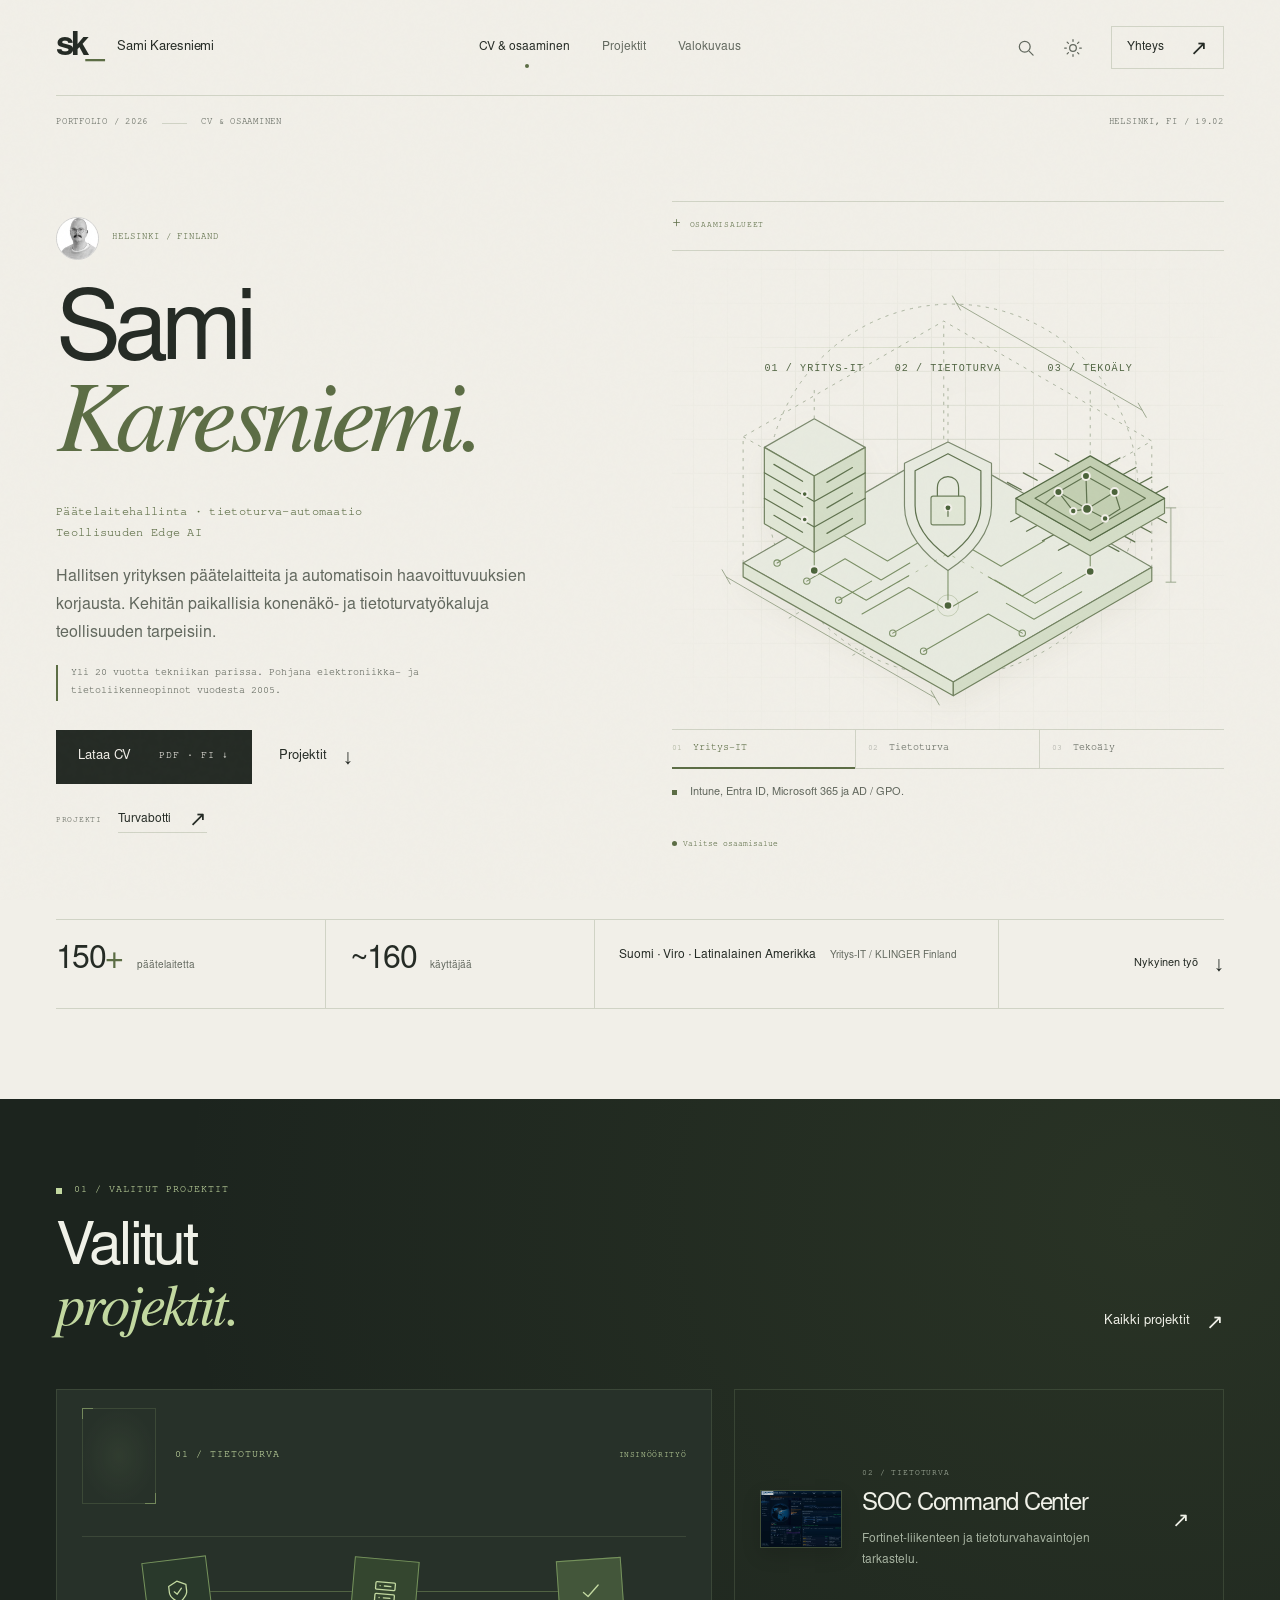
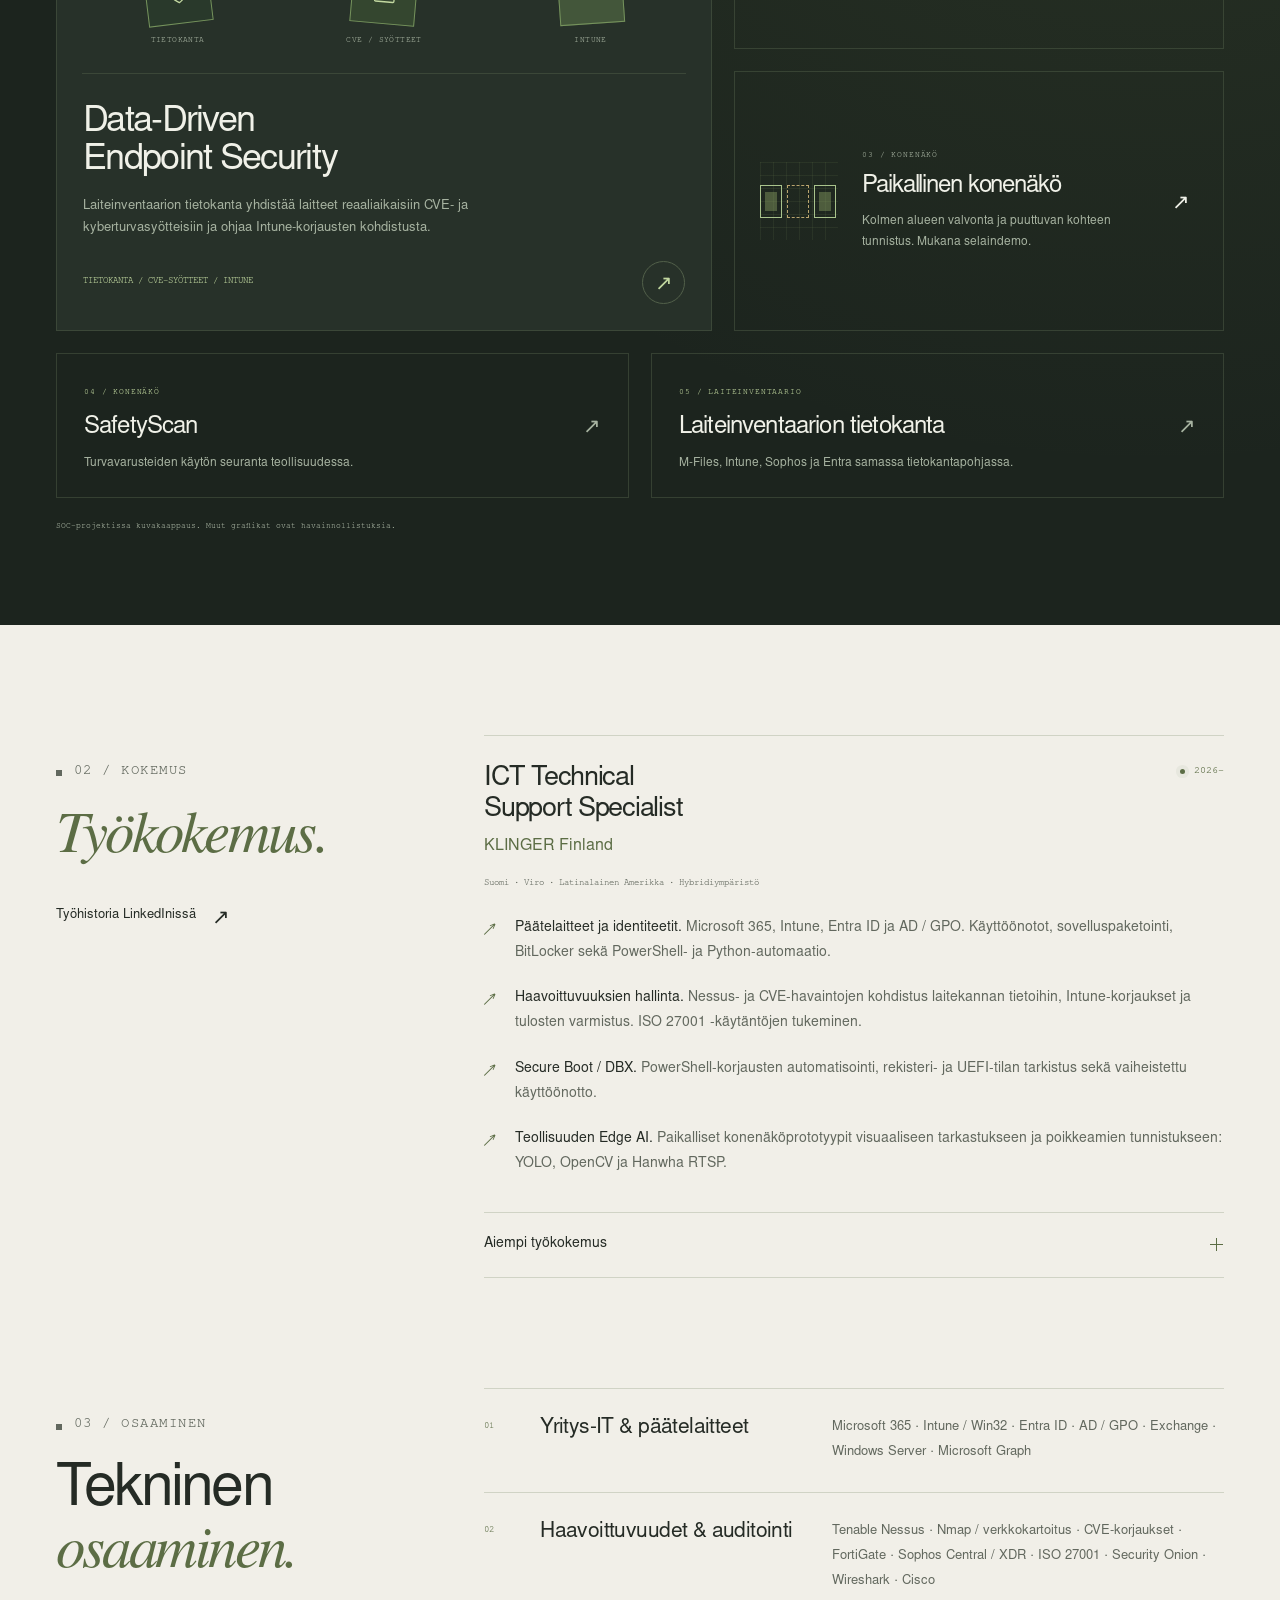
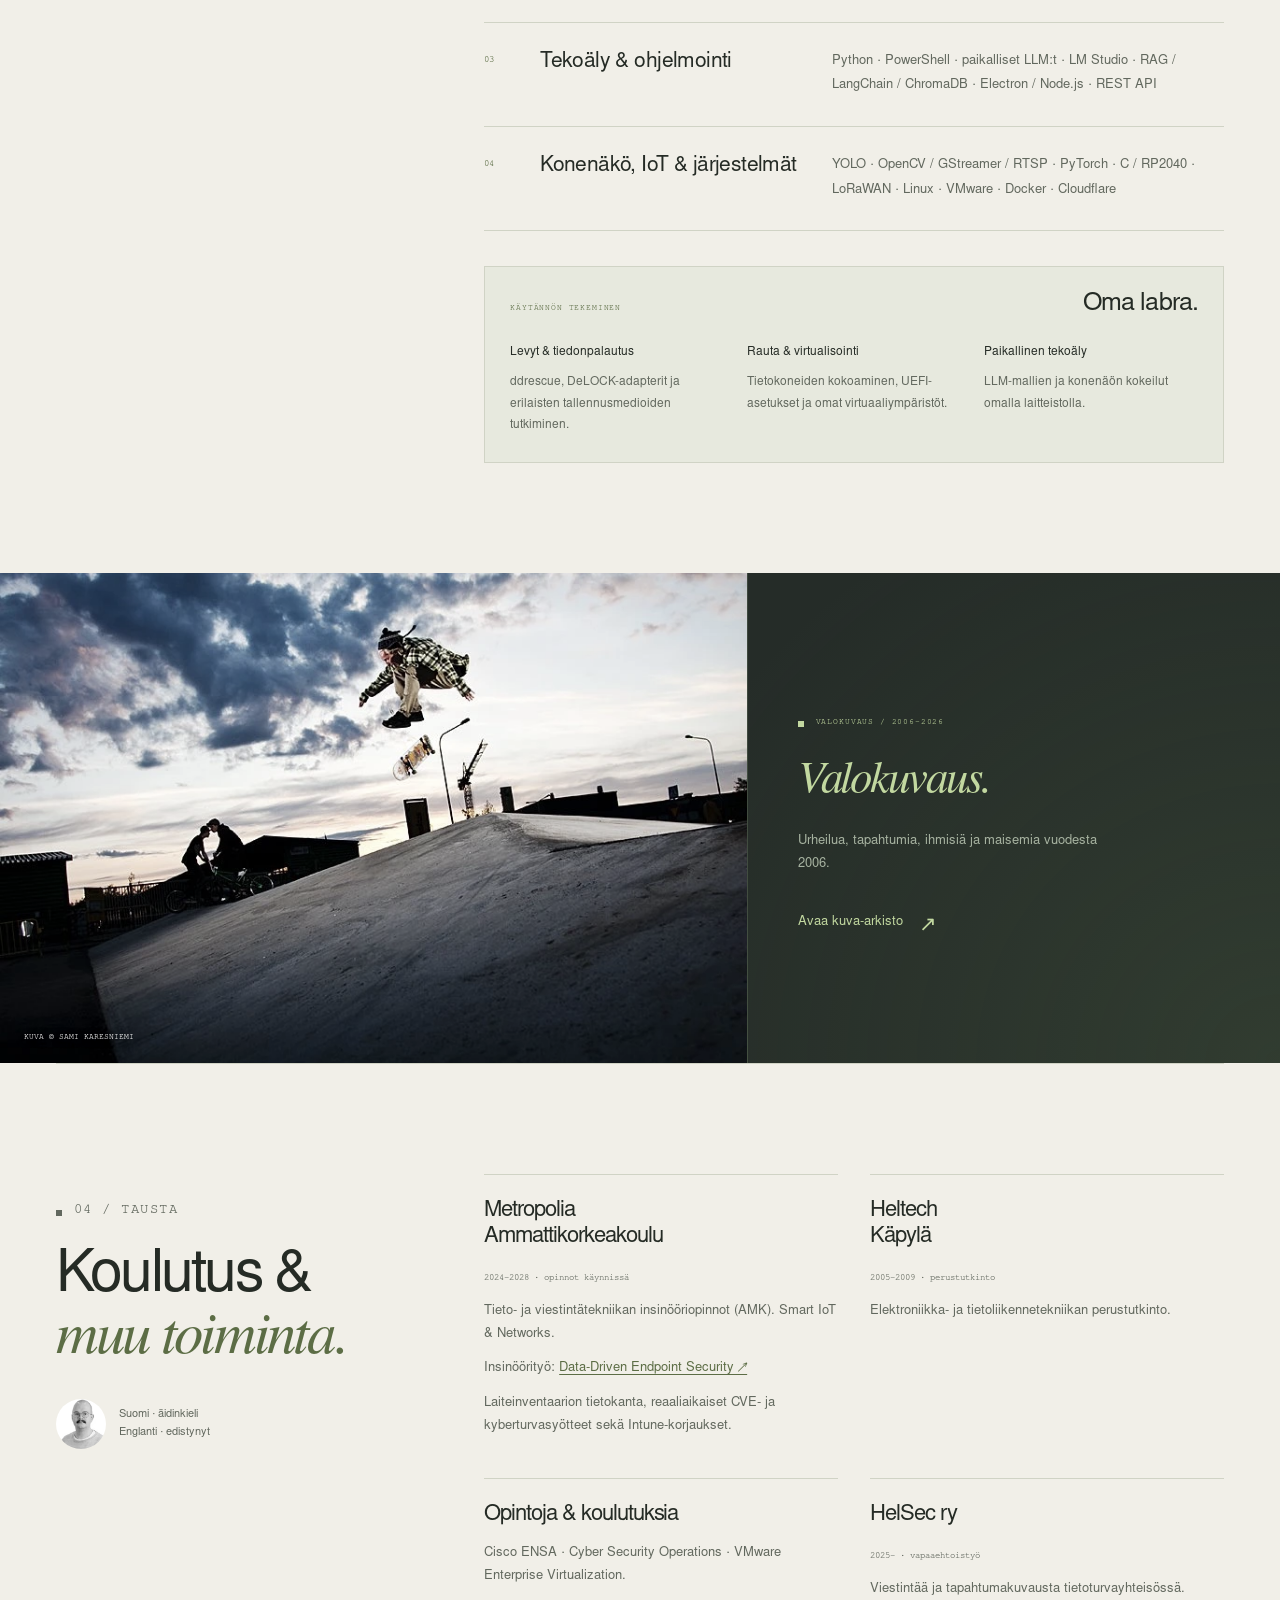
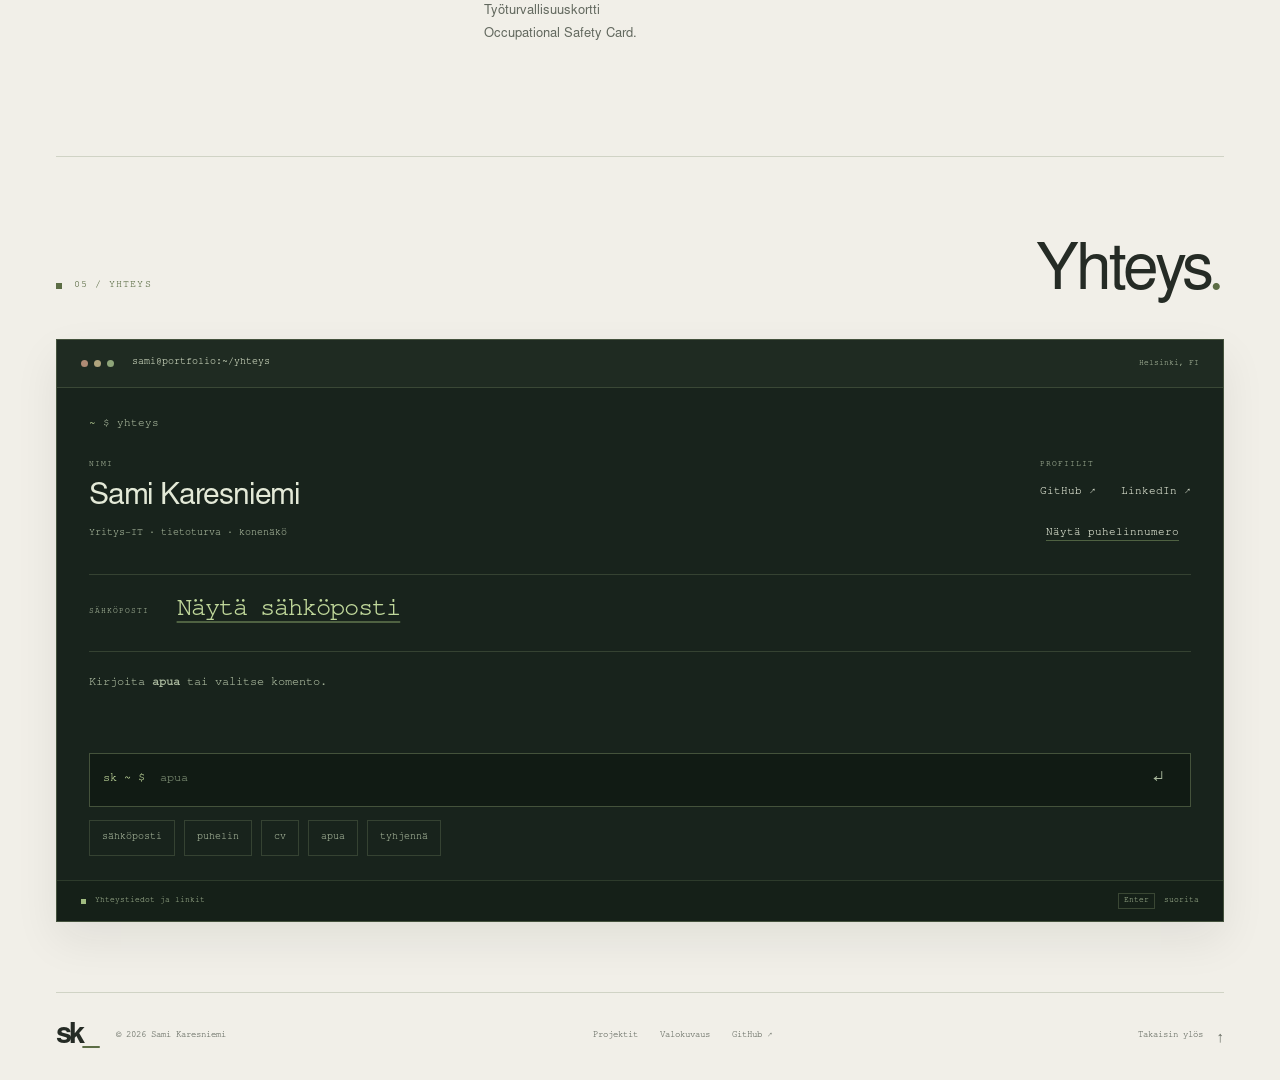
<file: index.html>
<!doctype html>
<html lang="fi"><head><meta charset="utf-8"><meta name="viewport" content="width=device-width,initial-scale=1"><meta name="theme-color" content="#f1efe8"><meta name="color-scheme" content="light dark"><title>Sami Karesniemi — Päätelaitehallinta, tietoturva &amp; Edge AI</title><meta name="description" content="Päätelaitehallinta, haavoittuvuuksien korjaus ja teollisuuden Edge AI. Sami Karesniemen CV, projektit ja valokuva-arkisto."><meta property="og:title" content="Sami Karesniemi — Päätelaitehallinta, tietoturva &amp; Edge AI"><meta property="og:description" content="Päätelaitehallinta, haavoittuvuuksien korjaus ja teollisuuden Edge AI. Sami Karesniemen CV, projektit ja valokuva-arkisto."><meta property="og:type" content="website"><meta property="og:locale" content="fi_FI"><link rel="icon" href="assets/favicon.svg" type="image/svg+xml"><link rel="preload" href="assets/fonts/sans.otf" as="font" type="font/otf" crossorigin><link rel="preload" href="assets/fonts/serif-italic.otf" as="font" type="font/otf" crossorigin><link rel="stylesheet" href="style.css?v=20261102-profile1"><link rel="stylesheet" href="contact-terminal.css?v=20261102-private1"><link rel="stylesheet" href="project-highlights.css?v=20261102-profile1"><link rel="stylesheet" href="security-scroll.css?v=20261102-4"><script>try{if(localStorage.getItem('sk-theme')==='dark')document.documentElement.dataset.theme='dark'}catch(e){}</script><link rel="stylesheet" href="fractal-navigation.css?v=20261106-1"><script src="page-lifecycle.js?v=20261106-1" defer></script><script src="fractal-geometry.js?v=20261106-1" defer></script><script src="fractal-navigation.js?v=20261106-1" defer></script><script src="common.js?v=20261106-1" defer></script><script src="contact-terminal.js?v=20261106-1" defer></script><script src="security-scroll.js?v=20261106-1" defer></script><noscript><style>.menu-toggle,.palette-toggle,.theme-toggle,.system-tabs,.filters,#load-more,.project-open,.project-preview,.phone-contact,.email-contact{display:none!important}@media(max-width:700px){.site-header{flex-wrap:wrap;padding-block:18px}.navigation{display:flex;position:static;flex-basis:100%;padding:15px 0 0;box-shadow:none;border:0;gap:5px;flex-direction:row;justify-content:space-between}.navigation>a{font-size:11px;padding:10px 0;border:0}.navigation>a[aria-current=page]::after{display:none}}</style></noscript></head><body class="home-page" id="alku"><a class="skip-link" href="#main">Siirry sisältöön</a><div class="progress-line" aria-hidden="true"></div>
 <header class="site-header wrap"><a class="brand" href="index.html" aria-label="Sami Karesniemi, etusivu"><span class="brand-symbol">sk<span>_</span></span><span class="brand-name">Sami Karesniemi</span></a>
 <nav id="navigation" class="navigation" aria-label="Päänavigaatio"><a href="index.html" aria-current="page">CV & osaaminen</a><a href="ai.html">Projektit</a><a href="photography.html">Valokuvaus</a></nav>
 <div class="nav-actions"><button class="icon-button palette-toggle" aria-label="Etsi tai siirry sivulle. Pikanäppäin Ctrl K" title="Siirry · Ctrl K"><svg class="icon" viewBox="0 0 24 24" aria-hidden="true"><circle cx="10.5" cy="10.5" r="6.5"/><path d="m16 16 4.5 4.5"/></svg></button><button class="icon-button theme-toggle" aria-label="Ota tumma teema käyttöön" title="Vaihda teemaa"><svg class="icon" viewBox="0 0 24 24" aria-hidden="true"><circle cx="12" cy="12" r="4"/><path d="M12 2v2m0 16v2M2 12h2m16 0h2M5 5l1.5 1.5m11 11L19 19M5 19l1.5-1.5m11-11L19 5"/></svg></button><a class="nav-contact" href="index.html#yhteys">Yhteys <span class="arrow" aria-hidden="true">↗</span></a><button class="menu-toggle" aria-expanded="false" aria-controls="navigation">Valikko <span aria-hidden="true">＋</span></button></div></header><div class="page-meta wrap"><div class="page-meta-left"><span>Portfolio / 2026</span><span class="tiny-line" aria-hidden="true"></span><span>CV & OSAAMINEN</span></div><span>Helsinki, FI <span class="clock" aria-label="Helsingin paikallinen aika"></span></span></div><main id="main" tabindex="-1"><section class="hero wrap" aria-labelledby="resume-name"><div class="hero-intro"><div class="identity"><img src="assets/sami-160.webp" width="43" height="43" alt="Sami Karesniemi"><div><p class="micro">Helsinki / Finland</p></div></div><h1 id="resume-name">Sami<em>Karesniemi.</em></h1><p class="hero-role">Päätelaitehallinta · tietoturva-automaatio<br>Teollisuuden Edge AI</p><p class="hero-lead">Hallitsen yrityksen päätelaitteita ja automatisoin haavoittuvuuksien korjausta. Kehitän paikallisia konenäkö- ja tietoturvatyökaluja teollisuuden tarpeisiin.</p><p class="hero-background">Yli 20 vuotta tekniikan parissa. Pohjana elektroniikka- ja tietoliikenneopinnot vuodesta 2005.</p><div class="hero-actions"><a class="button primary" href="assets/documents/sami-karesniemi-cv-20261102-v2.pdf" download="Sami_Karesniemi_CV.pdf">Lataa CV <span class="micro" style="color:inherit">PDF · FI ↓</span></a><a class="text-link" href="#projektit">Projektit <span class="arrow" aria-hidden="true">↓</span></a></div><p class="cv-project-link"><span>Projekti</span><a href="https://turvabotti.com/" target="_blank" rel="noopener noreferrer">Turvabotti <span class="arrow" aria-hidden="true">↗</span></a></p></div><figure class="system-panel" aria-labelledby="system-caption"><div class="system-topline"><span class="system-id">Osaamisalueet</span></div><div class="system-stage" data-mode="all"><div aria-hidden="true"><svg xmlns="http://www.w3.org/2000/svg" class="system-drawing system-mark" viewBox="0 0 520 450" fill="none">
  <title>Yritys-IT, tietoturva ja paikallinen tekoäly samassa järjestelmässä</title>
  <style>
    .system-mark .guide{fill:none;stroke:#9ca78f;stroke-width:.75;stroke-dasharray:3 5}
    .system-mark .dimension{fill:none;stroke:#8a987b;stroke-width:.75}
    .system-mark .wire{fill:none;stroke:#60734f;stroke-width:1.15;stroke-linecap:round;stroke-linejoin:round}
    .system-mark .trace{fill:none;stroke:#7c9067;stroke-width:1;stroke-linecap:round;stroke-linejoin:round}
    .system-mark .surface{fill:#e7eadf;stroke:#7b896d;stroke-width:1.1;stroke-linejoin:round}
    .system-mark .side{fill:#d4ddc7;stroke:#71825f;stroke-width:1.1;stroke-linejoin:round}
    .system-mark .face{fill:#e0e6d5;stroke:#71825f;stroke-width:1.1;stroke-linejoin:round}
    .system-mark .core{fill:#c3cfb2;stroke:#536943;stroke-width:1.2;stroke-linejoin:round}
    .system-mark .point{fill:#4b633a;stroke:#f1efe8;stroke-width:1.8}
    .system-mark text{fill:#526644;font:9.5px "SFMono-Regular",Consolas,monospace;letter-spacing:1px}
  </style>
  <g class="guide">
    <circle cx="264" cy="225" r="175"/>
    <path d="M67 294L256 185L452 298L265 406Z M256 185V68 M67 294V175L256 66L452 179V298 M265 406V286L67 175 M265 286L452 179 M110 346L307 232 M170 381L366 267"/>
  </g>
  <g class="dimension">
    <path d="M51 307L248 421 M47 300L55 314 M244 414L252 428 M470 242V312 M465 242H475 M465 312H475 M268 49L443 150 M264 42L272 56 M439 143L447 157"/>
  </g>
  <g data-part="circuit-board">
    <path class="surface" d="M67 294L256 185L452 298L265 406Z"/>
    <path class="face" d="M67 294L265 406V419L67 307Z"/>
    <path class="side" d="M265 406L452 298V311L265 419Z"/>
    <g class="trace">
      <path d="M99 294L153 263L203 292L235 273 M127 311L163 290L197 310L224 294 M157 329L188 311 M179 342L223 317L259 338L288 321 M208 360L247 338 M237 377L298 342L330 360 M281 280L310 297L351 273 M304 310L330 325L367 303 M315 332L341 347L386 321 M344 251L375 233L408 252"/>
      <circle cx="99" cy="294" r="3"/><circle cx="127" cy="311" r="3"/><circle cx="157" cy="329" r="3"/><circle cx="208" cy="360" r="3"/><circle cx="237" cy="377" r="3"/><circle cx="330" cy="360" r="3"/>
    </g>
  </g>
  <g data-part="shared-connections"><path class="trace" d="M134 284V301L183 329L223 306 M394 287V302L342 332L298 307 M260 301V334"/><circle class="point" cx="134" cy="301" r="4"/><circle class="point" cx="260" cy="334" r="4"/><circle class="point" cx="394" cy="302" r="4"/></g><g data-part="infrastructure" transform="translate(-20 30)">
    <path class="surface" d="M107 155L154 128L202 155L154 182Z"/>
    <path class="face" d="M107 155L154 182V254L107 227Z"/>
    <path class="side" d="M154 182L202 155V227L154 254Z"/>
    <g class="wire">
      <path d="M107 179L154 206L202 179 M107 203L154 230L202 203 M116 171L143 187 M116 195L143 211 M116 219L143 235 M166 188L190 174 M166 212L190 198 M166 236L190 222"/>
    </g>
    <circle class="point" cx="145" cy="199" r="2.6"/>
    <circle class="point" cx="145" cy="223" r="2.6"/>
    </g>
  <g data-part="ai-processor" transform="translate(113 8)">
    <g class="wire">
      <path d="M216 217L203 210 M231 208L218 201 M246 199L233 192 M261 190L248 183 M296 194L309 187 M311 203L324 196 M326 212L339 205 M341 221L354 214 M219 240L206 247 M234 249L221 256 M249 258L236 265 M264 267L251 274 M295 268L308 275 M310 259L323 266 M325 250L338 257 M340 241L353 248"/>
    </g>
    <path class="side" d="M211 225L281 265L351 225V239L281 279L211 239Z"/>
    <path class="core" d="M211 225L281 185L351 225L281 265Z"/>
    <path class="wire" d="M229 225L281 195L333 225L281 255Z"/>
    <g class="wire">
      <path d="M251 219L277 204L304 219L278 235Z M251 219L265 237L278 235L295 244 M277 204L278 235 M304 219L309 235L295 244 M251 219L239 230"/>
    </g>
    <g class="point">
      <circle cx="277" cy="204" r="3.7"/><circle cx="251" cy="219" r="3.7"/><circle cx="304" cy="219" r="3.7"/><circle cx="278" cy="235" r="4.5"/><circle cx="265" cy="237" r="3"/><circle cx="295" cy="244" r="3"/>
    </g>
  </g>
  <g data-part="cyber-security" transform="translate(-129 -42)">
    <path class="surface" d="M389 222L430 242V282C430 307 412 328 389 343C366 328 348 307 348 282V242Z"/>
    <path class="wire" d="M389 233L420 249V282C420 301 407 317 389 330C371 317 358 301 358 282V249Z"/>
    <path class="wire" d="M379 274V265C379 251 399 251 399 265V274"/>
    <rect class="face" x="373" y="273" width="32" height="27" rx="2"/>
    <circle class="point" cx="389" cy="284" r="3.2"/>
    <path class="wire" d="M389 287V292"/>
    </g>
  <g class="guide"><path d="M134 158V128 M260 180V129 M394 191V128"/></g><text x="134" y="113" text-anchor="middle">01 / YRITYS-IT</text><text x="260" y="113" text-anchor="middle">02 / TIETOTURVA</text><text x="394" y="113" text-anchor="middle">03 / TEKOÄLY</text><text x="105" y="382" transform="rotate(30 105 382)"></text><g class="data-paths" stroke="#718a53" stroke-width=".8" fill="none"><path d="M134 301L183 329L260 285L342 332L394 302" stroke-dasharray="3 7" opacity=".5"/><circle cx="260" cy="334" r="10" opacity=".35"/></g></svg></div></div><div class="system-tabs" role="tablist" aria-label="Tutki osaamisalueita"><button class="system-tab" id="tab-infra" role="tab" aria-selected="true" aria-controls="system-caption" tabindex="0" data-mode="infra"><small>01</small> Yritys-IT</button><button class="system-tab" id="tab-security" role="tab" aria-selected="false" aria-controls="system-caption" tabindex="-1" data-mode="security"><small>02</small> Tietoturva</button><button class="system-tab" id="tab-ai" role="tab" aria-selected="false" aria-controls="system-caption" tabindex="-1" data-mode="ai"><small>03</small> Tekoäly</button></div><figcaption id="system-caption" class="system-description" role="tabpanel" aria-labelledby="tab-infra" aria-live="polite"><span class="square" aria-hidden="true"></span><span class="system-copy">Intune, Entra ID, Microsoft 365 ja AD / GPO.</span></figcaption><div class="system-footer"><span><span class="pulse" aria-hidden="true"></span>Valitse osaamisalue</span></div></figure></section>
<div class="scale-strip wrap" aria-label="Nykyisen työn laajuus"><div class="scale-item"><strong>150<span style="color:var(--olive)">+</span></strong><small>päätelaitetta</small></div><div class="scale-item"><strong>~160</strong><small>käyttäjää</small></div><div class="scale-item"><span class="regions">Suomi · Viro · Latinalainen Amerikka</span><small>Yritys-IT / KLINGER Finland</small></div><div class="scale-item"><a class="text-link" href="#tyokokemus">Nykyinen työ <span class="arrow" aria-hidden="true">↓</span></a></div></div><section class="dark-section" id="projektit" aria-labelledby="selected-title"><div class="wrap"><div class="section-heading reveal"><div><p class="eyebrow">01 / Valitut projektit</p><h2 id="selected-title">Valitut<br><em>projektit.</em></h2></div><a class="text-link" href="ai.html">Kaikki projektit <span class="arrow" aria-hidden="true">↗</span></a></div><div class="feature-work"><a class="case-feature security-project" id="tietoturva" href="ai.html#thesis"><div class="case-top"><span class="security-project-label"><span class="security-dock" id="security-dock" aria-hidden="true"><svg xmlns="http://www.w3.org/2000/svg" class="shield-icon system-mark" viewBox="348 222 82 121" fill="none" focusable="false">
    <path class="surface" d="M389 222L430 242V282C430 307 412 328 389 343C366 328 348 307 348 282V242Z"/>
    <path class="wire" d="M389 233L420 249V282C420 301 407 317 389 330C371 317 358 301 358 282V249Z"/>
    <path class="wire" d="M379 274V265C379 251 399 251 399 265V274"/>
    <rect class="face" x="373" y="273" width="32" height="27" rx="2"/>
    <circle class="point" cx="389" cy="284" r="3.2"/>
    <path class="wire" d="M389 287V292"/>
    </svg></span><span>01 / TIETOTURVA</span></span><span class="case-state">INSINÖÖRITYÖ</span></div><div class="pipeline" aria-label="Laiteinventaarion tietokanta, reaaliaikaiset CVE- ja kyberturvasyötteet, Intune-korjaus"><div class="pipeline-node"><span class="node-shape"><svg class="icon" viewBox="0 0 24 24" aria-hidden="true"><path d="m12 2 8 4v6c0 5-8 10-8 10S4 17 4 12V6l8-4Z"/><path d="m8.5 11.5 2.5 2.5 4.5-5"/></svg></span><span>TIETOKANTA</span></div><div class="pipeline-node"><span class="node-shape"><svg class="icon" viewBox="0 0 24 24" aria-hidden="true"><rect x="3" y="3" width="18" height="7" rx="1"/><rect x="3" y="14" width="18" height="7" rx="1"/><path d="M7 6.5h.1M7 17.5h.1M11 6.5h6M11 17.5h6"/></svg></span><span>CVE / SYÖTTEET</span></div><div class="pipeline-node"><span class="node-shape"><svg class="icon" viewBox="0 0 24 24" aria-hidden="true"><path d="m5 12 4 4L19 6"/></svg></span><span>INTUNE</span></div></div><div class="case-title"><h3>Data-Driven<br>Endpoint Security</h3><p>Laiteinventaarion tietokanta yhdistää laitteet reaaliaikaisiin CVE- ja kyberturvasyötteisiin ja ohjaa Intune-korjausten kohdistusta.</p><div class="case-link-row"><span>TIETOKANTA / CVE-SYÖTTEET / INTUNE</span><span class="round-arrow"><span class="arrow" aria-hidden="true">↗</span></span></div></div></a><div class="side-work"><a class="case-small reveal" href="ai.html#soc"><img class="case-preview" src="assets/projects/soc-command-center-preview.webp" width="82" height="58" alt="" loading="lazy"><div><p class="micro">02 / TIETOTURVA</p><h3>SOC Command Center</h3><p>Fortinet-liikenteen ja tietoturvahavaintojen tarkastelu.</p></div><span class="arrow" aria-hidden="true">↗</span></a><a class="case-small reveal" href="ai.html#vision"><div class="mini-vision" aria-hidden="true"><i></i><i></i><i></i></div><div><p class="micro">03 / KONENÄKÖ</p><h3>Paikallinen konenäkö</h3><p>Kolmen alueen valvonta ja puuttuvan kohteen tunnistus. Mukana selaindemo.</p></div><span class="arrow" aria-hidden="true">↗</span></a></div></div><div class="project-priorities"><a class="priority-project" href="ai.html#safety"><div><span class="micro">04 / KONENÄKÖ</span><h3>SafetyScan</h3><p>Turvavarusteiden käytön seuranta teollisuudessa.</p></div><span class="arrow" aria-hidden="true">↗</span></a><a class="priority-project" href="ai.html#asset"><div><span class="micro">05 / LAITEINVENTAARIO</span><h3>Laiteinventaarion tietokanta</h3><p>M-Files, Intune, Sophos ja Entra samassa tietokantapohjassa.</p></div><span class="arrow" aria-hidden="true">↗</span></a></div><div class="projects-caption"><span>SOC-projektissa kuvakaappaus. Muut grafiikat ovat havainnollistuksia.</span></div></div></section><section class="section wrap section-title-side" id="tyokokemus" aria-labelledby="career-title"><div class="side-heading reveal"><p class="eyebrow">02 / Kokemus</p><h2 id="career-title"><em>Työkokemus.</em></h2><a class="text-link" href="https://www.linkedin.com/in/sami-karesniemi/" target="_blank" rel="noopener noreferrer">Työhistoria LinkedInissä <span class="arrow" aria-hidden="true">↗</span></a></div><div class="reveal"><article class="career" id="nykyinen-tyo"><div class="career-heading"><div><h3>ICT Technical<br>Support Specialist</h3><p class="career-company">KLINGER Finland</p></div><span class="date current-date">2026–</span></div><p class="scope">Suomi · Viro · Latinalainen Amerikka · Hybridiympäristö</p><ul class="career-points"><li><span><strong>Päätelaitteet ja identiteetit.</strong> Microsoft 365, Intune, Entra ID ja AD / GPO. Käyttöönotot, sovelluspaketointi, BitLocker sekä PowerShell- ja Python-automaatio.</span></li><li><span><strong>Haavoittuvuuksien hallinta.</strong> Nessus- ja CVE-havaintojen kohdistus laitekannan tietoihin, Intune-korjaukset ja tulosten varmistus. ISO 27001 -käytäntöjen tukeminen.</span></li><li><span><strong>Secure Boot / DBX.</strong> PowerShell-korjausten automatisointi, rekisteri- ja UEFI-tilan tarkistus sekä vaiheistettu käyttöönotto.</span></li><li><span><strong>Teollisuuden Edge AI.</strong> Paikalliset konenäköprototyypit visuaaliseen tarkastukseen ja poikkeamien tunnistukseen: YOLO, OpenCV ja Hanwha RTSP.</span></li></ul></article><details class="earlier-career"><summary>Aiempi työkokemus<span class="plus" aria-hidden="true"></span></summary><div><article class="compact-job"><span class="date">2022–2024</span><div><h4>Aluevastuuhenkilö & kuljettaja</h4><p>Kuljetusliike L & L Oy. Jakelun koordinointi, uusien työntekijöiden perehdytys ja Postin KAMU-järjestelmän käyttöönotto kentällä.</p></div></article><article class="compact-job"><span class="date">Videotuotannot</span><div><h4>Kuvaaja, editoija & lavastaja</h4><p>MVP74. TV- ja musiikkivideoiden kuvaus, editointi ja lavastus.</p></div></article><article class="compact-job"><span class="date">Aiempi ura</span><div><h4>Logistiikka & asiakaspalvelu</h4><p>Noin 15 vuoden kokemus kuljetuksista, asiakaspalvelusta ja työstä kentällä, muun muassa Alihankkija Oy:ssä ja Taksi Helsingissä.</p></div></article><article class="compact-job"><span class="date">2006–</span><div><h4>Valokuvaus</h4><p>Urheilua, tapahtumia, ihmisiä ja maisemia. <a href="photography.html">Avaa kuva-arkisto ↗</a></p></div></article></div></details></div></section><section class="section skills-section wrap section-title-side" id="osaaminen" aria-labelledby="skills-title"><div class="side-heading reveal"><p class="eyebrow">03 / Osaaminen</p><h2 id="skills-title">Tekninen<br><em>osaaminen.</em></h2></div><div class="reveal"><div class="skills-list"><article class="skill-row"><span class="skill-number">01</span><h3>Yritys-IT & päätelaitteet</h3><p>Microsoft 365 · Intune / Win32 · Entra ID · AD / GPO · Exchange · Windows Server · Microsoft Graph</p></article><article class="skill-row"><span class="skill-number">02</span><h3>Haavoittuvuudet & auditointi</h3><p>Tenable Nessus · Nmap / verkkokartoitus · CVE-korjaukset · FortiGate · Sophos Central / XDR · ISO 27001 · Security Onion · Wireshark · Cisco</p></article><article class="skill-row"><span class="skill-number">03</span><h3>Tekoäly & ohjelmointi</h3><p>Python · PowerShell · paikalliset LLM:t · LM Studio · RAG / LangChain / ChromaDB · Electron / Node.js · REST API</p></article><article class="skill-row"><span class="skill-number">04</span><h3>Konenäkö, IoT & järjestelmät</h3><p>YOLO · OpenCV / GStreamer / RTSP · PyTorch · C / RP2040 · LoRaWAN · Linux · VMware · Docker · Cloudflare</p></article></div><aside class="personal-lab" aria-labelledby="lab-title"><div class="personal-lab-heading"><span class="micro">Käytännön tekeminen</span><h3 id="lab-title">Oma labra.</h3></div><div class="personal-lab-grid"><p><strong>Levyt & tiedonpalautus</strong>ddrescue, DeLOCK-adapterit ja erilaisten tallennusmedioiden tutkiminen.</p><p><strong>Rauta & virtualisointi</strong>Tietokoneiden kokoaminen, UEFI-asetukset ja omat virtuaaliympäristöt.</p><p><strong>Paikallinen tekoäly</strong>LLM-mallien ja konenäön kokeilut omalla laitteistolla.</p></div></aside></div></section><section class="visual-break" aria-labelledby="photo-preview-title"><div class="visual-break-image"><img src="assets/photo-skate.webp" width="800" height="533" loading="lazy" decoding="async" alt="Rullalautailija ilmassa iltataivasta vasten."><span class="image-coordinate">KUVA © SAMI KARESNIEMI</span></div><div class="visual-break-copy"><p class="eyebrow">Valokuvaus / 2006–2026</p><h2 id="photo-preview-title"><em>Valokuvaus.</em></h2><p>Urheilua, tapahtumia, ihmisiä ja maisemia vuodesta 2006.</p><a class="text-link" href="photography.html">Avaa kuva-arkisto <span class="arrow" aria-hidden="true">↗</span></a></div></section><section class="section wrap section-title-side education-section" id="koulutus" aria-labelledby="education-title"><div class="side-heading reveal"><span id="tausta"></span><p class="eyebrow">04 / Tausta</p><h2 id="education-title">Koulutus &<br><em>muu toiminta.</em></h2><div class="portrait-note"><img src="assets/sami-160.webp" width="50" height="50" alt="" loading="lazy"><p>Suomi · äidinkieli<br>Englanti · edistynyt</p></div></div><div class="education-grid reveal"><article><h3>Metropolia<br>Ammattikorkeakoulu</h3><span class="date">2024–2028 · opinnot käynnissä</span><p>Tieto- ja viestintätekniikan insinööriopinnot (AMK). Smart IoT & Networks.</p><p>Insinöörityö: <a class="inline-link" href="ai.html#thesis">Data-Driven Endpoint Security ↗</a></p><p>Laiteinventaarion tietokanta, reaaliaikaiset CVE- ja kyberturvasyötteet sekä Intune-korjaukset.</p></article><article><h3>Heltech<br>Käpylä</h3><span class="date">2005–2009 · perustutkinto</span><p>Elektroniikka- ja tietoliikennetekniikan perustutkinto.</p></article><article><h3>Opintoja & koulutuksia</h3><p>Cisco ENSA · Cyber Security Operations · VMware Enterprise Virtualization.</p><p>Työturvallisuuskortti<br><span lang="en">Occupational Safety Card</span>.</p></article><article><h3>HelSec ry</h3><span class="date">2025– · vapaaehtoistyö</span><p>Viestintää ja tapahtumakuvausta tietoturvayhteisössä.</p></article></div></section><section class="contact-section wrap contact-terminal" id="yhteys" aria-labelledby="contact-title"><div class="terminal-section-heading"><p class="eyebrow">05 / Yhteys</p><h2 id="contact-title">Yhteys<em>.</em></h2></div><div class="terminal-window"><div class="terminal-bar"><span class="terminal-lights" aria-hidden="true"><i></i><i></i><i></i></span><span class="terminal-path">sami@portfolio:~/yhteys</span><span class="terminal-location">Helsinki, FI</span></div><div class="terminal-body"><p class="terminal-invocation" aria-hidden="true"><span>~</span> $ yhteys</p><div class="terminal-contact-grid"><div><p class="terminal-label">Nimi</p><p class="terminal-name">Sami Karesniemi</p><p class="terminal-role">Yritys-IT · tietoturva · konenäkö</p></div><div class="terminal-directory"><p class="terminal-label">Profiilit</p><div class="terminal-socials"><a href="https://github.com/SamiKares" target="_blank" rel="noopener noreferrer">GitHub ↗</a><a href="https://www.linkedin.com/in/sami-karesniemi/" target="_blank" rel="noopener noreferrer">LinkedIn ↗</a></div><span class="phone-contact" aria-live="polite"><button class="phone-reveal" data-reveal-phone>Näytä puhelinnumero</button></span></div></div><div class="contact-email-row"><span class="terminal-label">Sähköposti</span><span class="email-contact" aria-live="polite"><button class="email-reveal" data-reveal-email aria-label="Näytä sähköpostiosoite">Näytä sähköposti</button></span><noscript><span class="terminal-muted">Yhteystietojen avaaminen vaatii JavaScriptin.</span></noscript><button class="copy-email" data-copy hidden aria-label="Kopioi sähköpostiosoite"><svg class="icon" viewBox="0 0 24 24" aria-hidden="true"><rect x="8" y="8" width="12" height="12" rx="1"/><path d="M16 8V4H4v12h4"/></svg><span>Kopioi osoite</span></button></div><div class="terminal-session" hidden><div class="terminal-output" role="log" aria-label="Terminaalin vastaukset" aria-live="polite" aria-relevant="additions text"><p class="terminal-hint">Kirjoita <strong>apua</strong> tai valitse komento.</p></div><form class="terminal-command"><label class="sr-only" for="contact-command">Yhteystietoterminaalin komento</label><span class="terminal-prompt" aria-hidden="true">sk ~ $</span><input id="contact-command" name="command" type="text" placeholder="apua" autocomplete="off" autocapitalize="off" spellcheck="false" maxlength="80" enterkeyhint="go"><button type="submit" aria-label="Suorita yhteystietokomento">↵</button></form><div class="terminal-shortcuts" role="group" aria-label="Pikakomennot"><button type="button" data-terminal-command="sähköposti">sähköposti</button><button type="button" data-terminal-command="puhelin">puhelin</button><button type="button" data-terminal-command="cv">cv</button><button type="button" data-terminal-command="apua">apua</button><button type="button" data-terminal-command="tyhjennä">tyhjennä</button></div></div></div><div class="terminal-footer"><span class="terminal-dot" aria-hidden="true"></span><span>Yhteystiedot ja linkit</span><kbd class="terminal-keyhint">Enter</kbd><span class="terminal-keyhint">suorita</span></div></div></section><p class="print-contact" style="display:none">Sami Karesniemi · GitHub: SamiKares · LinkedIn: sami-karesniemi</p></main><footer class="site-footer wrap"><div class="footer-brand"><a class="brand-symbol" href="index.html" aria-label="Etusivu">sk<span>_</span></a><span>© 2026 Sami Karesniemi</span></div><nav class="footer-nav" aria-label="Alatunniste"><a href="ai.html">Projektit</a><a href="photography.html">Valokuvaus</a><a href="https://github.com/SamiKares" target="_blank" rel="noopener noreferrer">GitHub ↗</a></nav><a class="back-top" href="#alku">Takaisin ylös <span class="arrow" aria-hidden="true">↑</span></a></footer><dialog id="palette" class="palette" aria-label="Etsi tai siirry"><div class="palette-search"><svg class="icon" viewBox="0 0 24 24" aria-hidden="true"><circle cx="10.5" cy="10.5" r="6.5"/><path d="m16 16 4.5 4.5"/></svg><label class="sr-only" for="palette-input">Etsi sivuja ja projekteja</label><input id="palette-input" type="search" placeholder="Minne seuraavaksi?" autocomplete="off"><button data-close-dialog aria-label="Sulje haku">Esc</button></div><p class="palette-label">SIVUT & PROJEKTIT</p><ul class="palette-results" id="palette-results"></ul><div class="palette-foot"><span>↑ ↓ selaa · Enter avaa</span><span>Ctrl / ⌘ K avaa</span></div></dialog><div class="toast" role="status" aria-live="polite"></div></body></html>
</file>
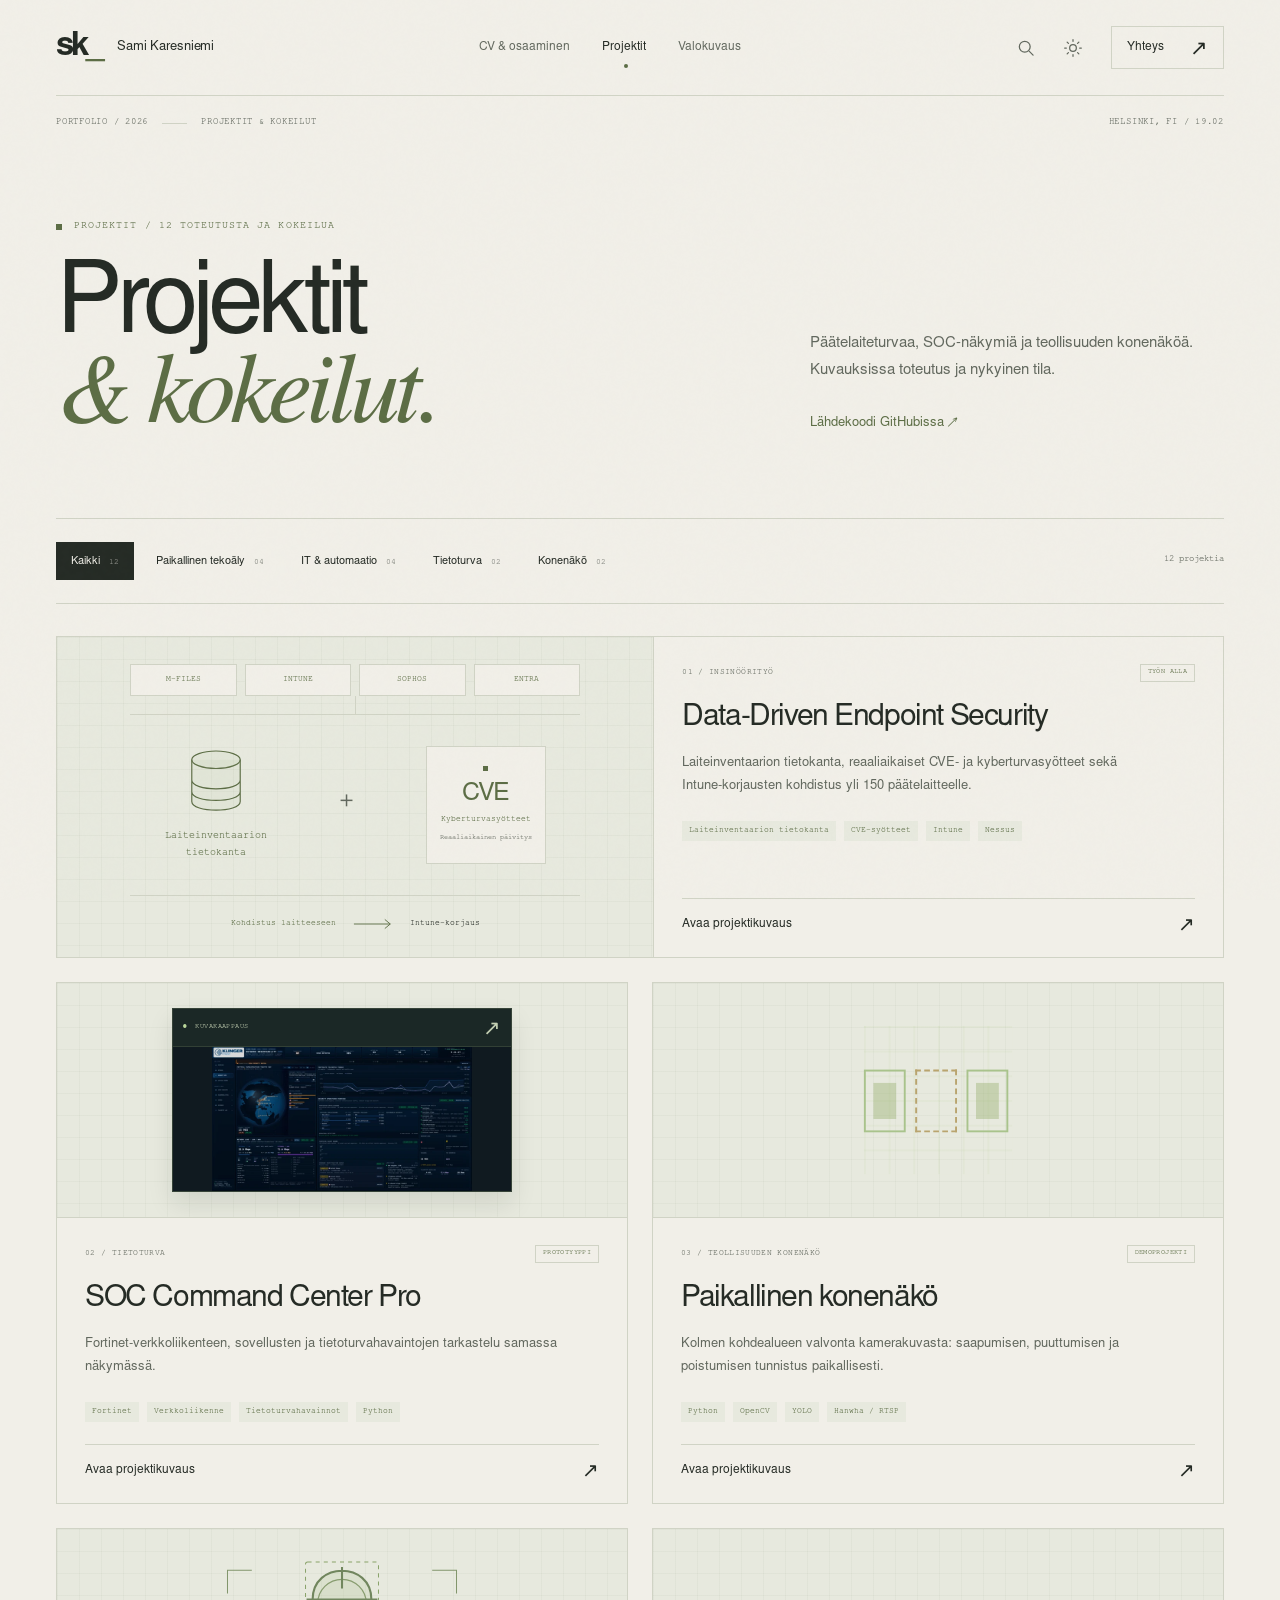
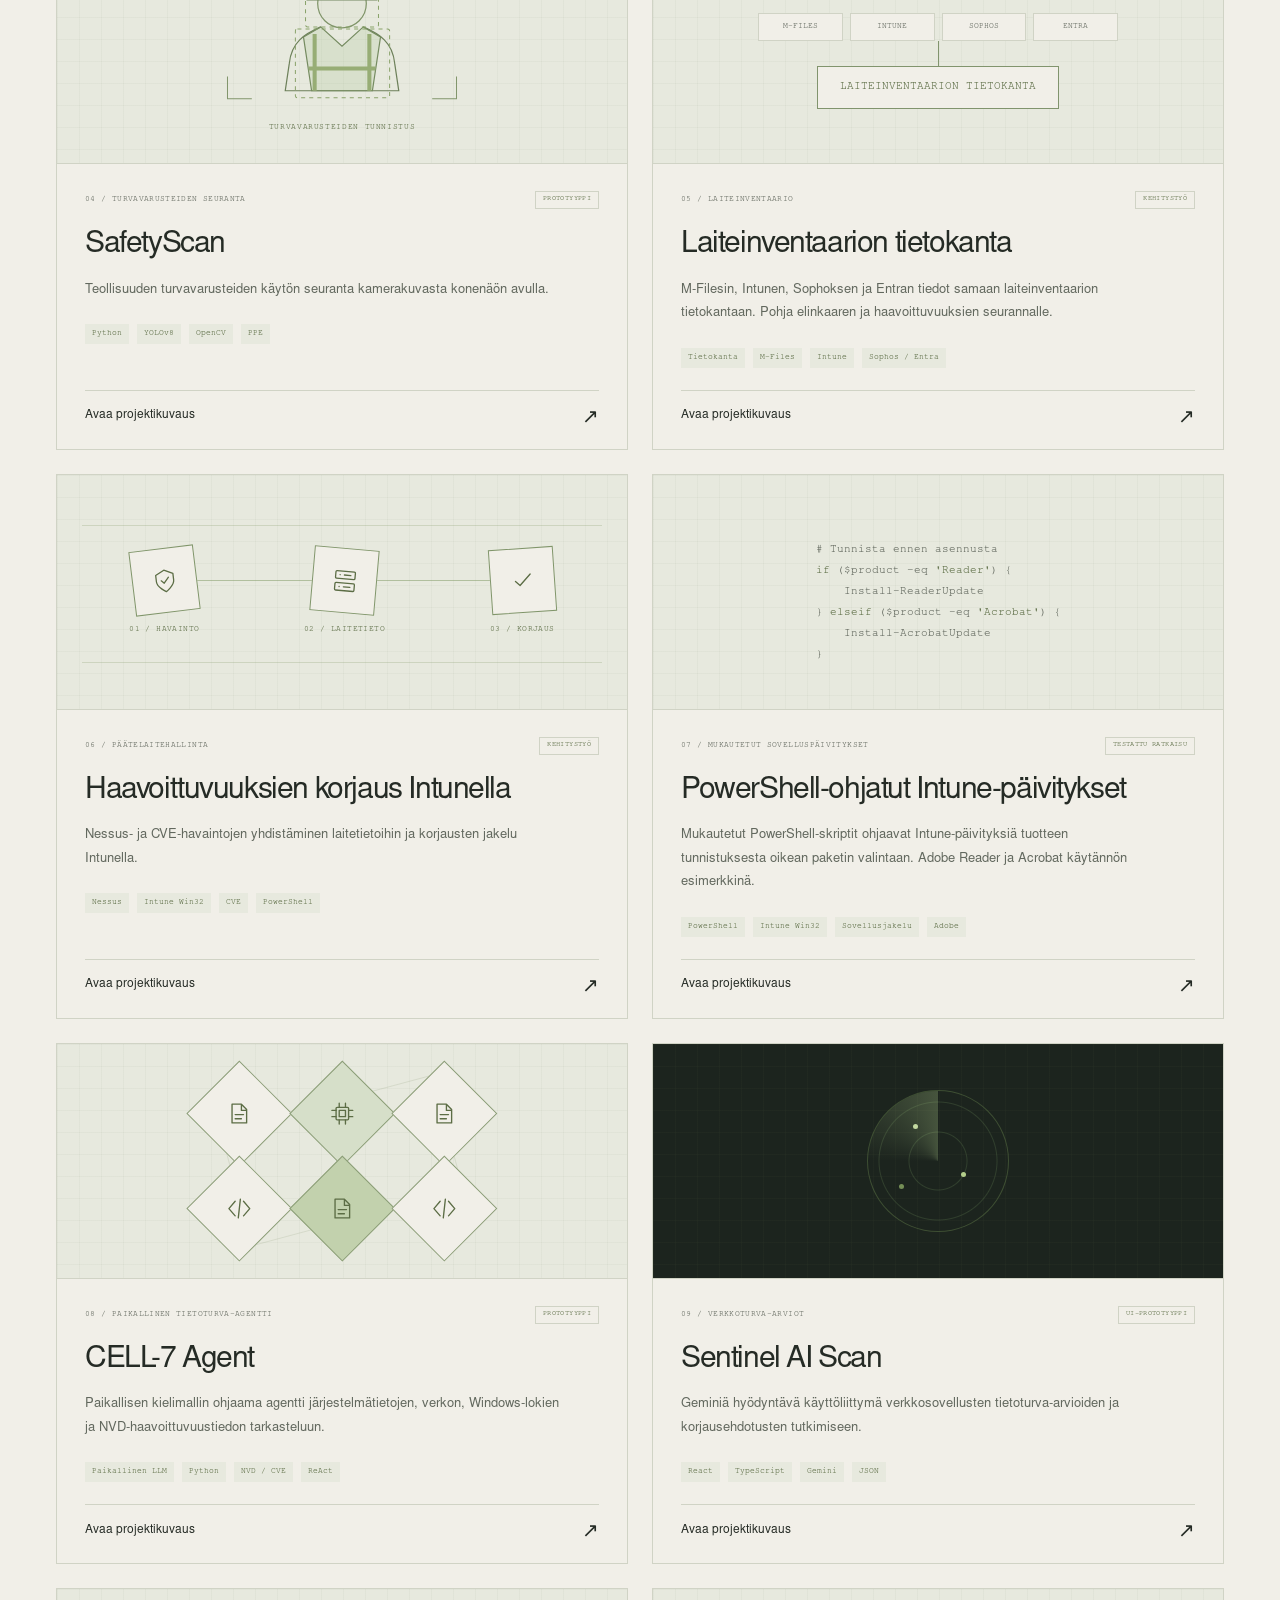
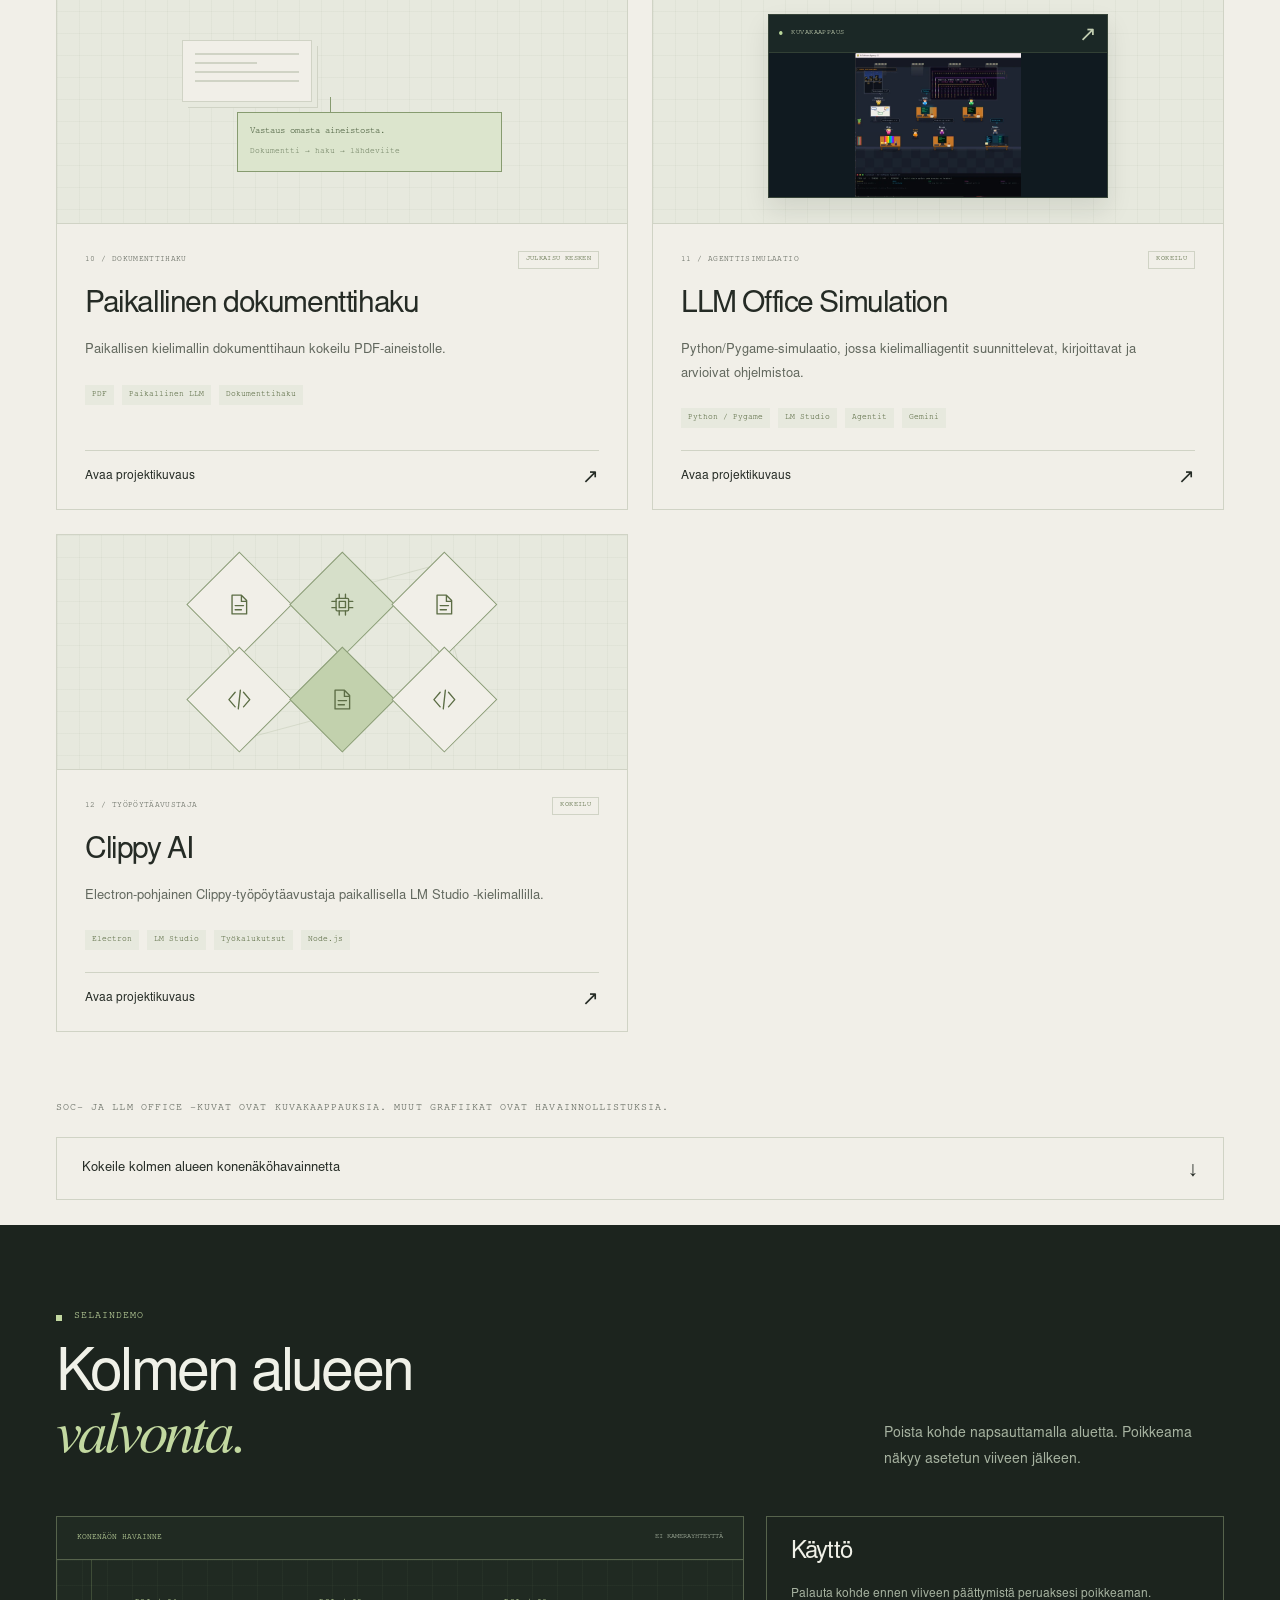
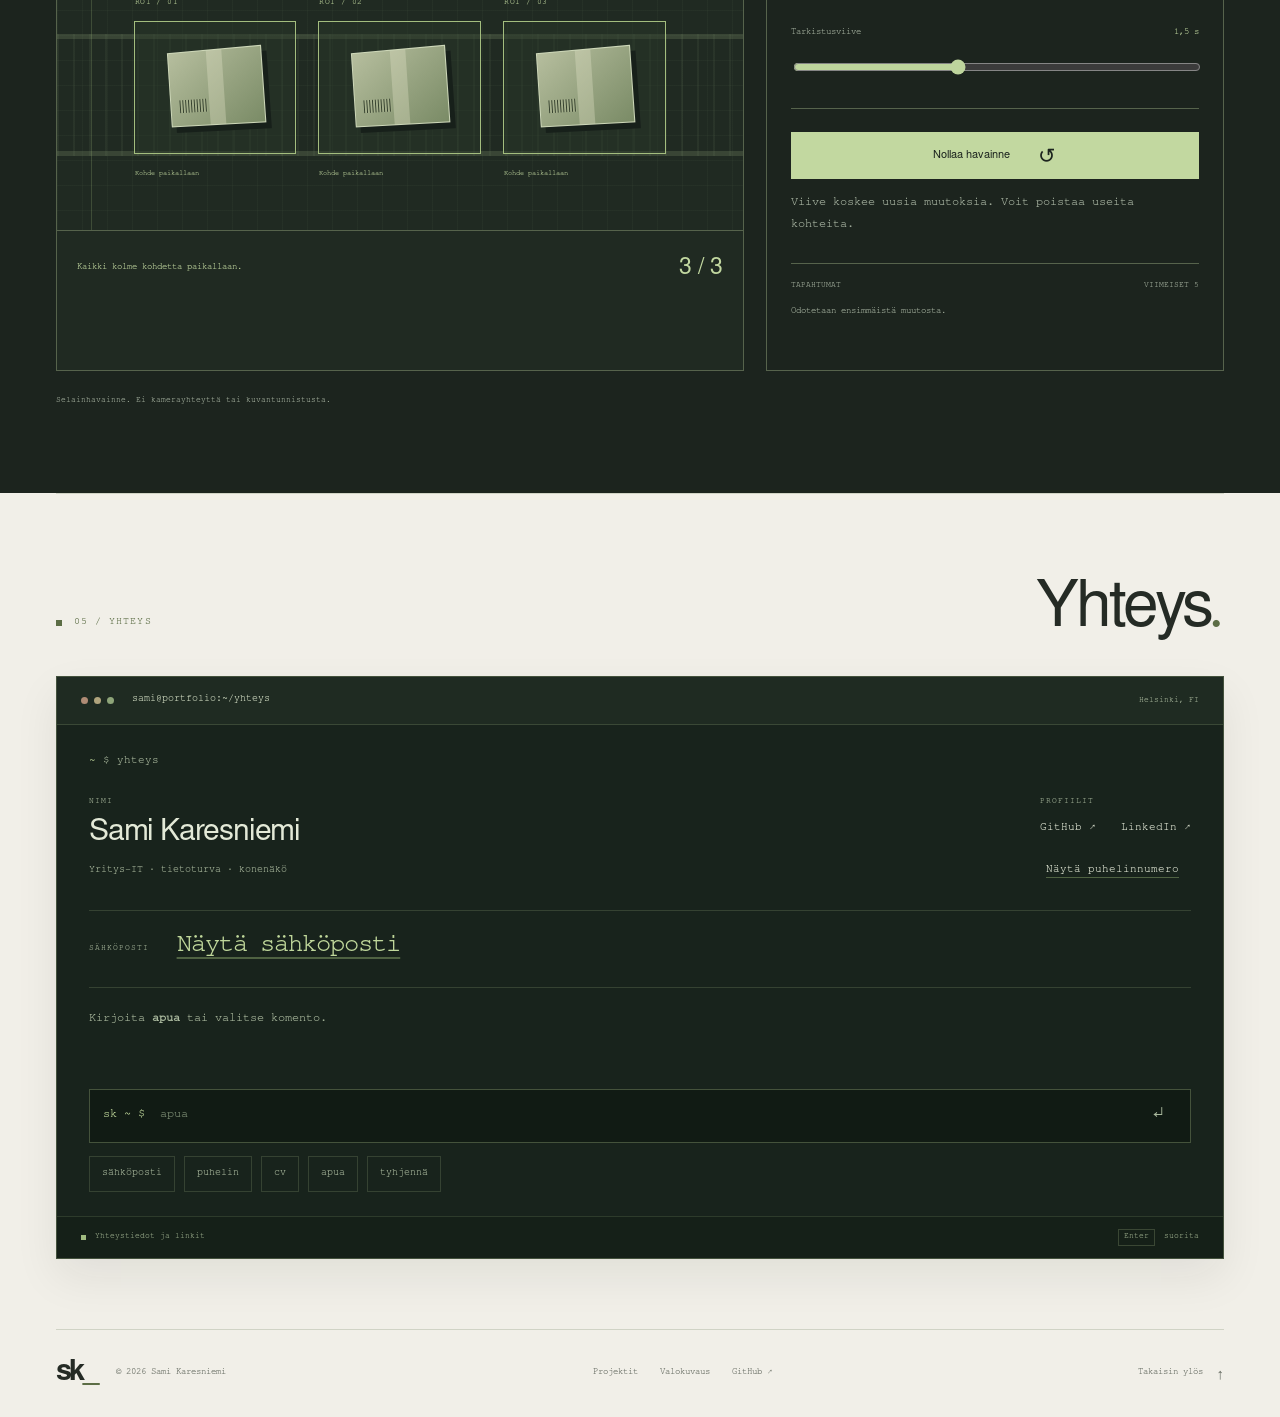
<file: ai.html>
<!doctype html>
<html lang="fi"><head><meta charset="utf-8"><meta name="viewport" content="width=device-width,initial-scale=1"><meta name="theme-color" content="#f1efe8"><meta name="color-scheme" content="light dark"><title>Projektit — Sami Karesniemi</title><meta name="description" content="Laitehallinnan, tietoturvan, tekoälyn ja konenäön projektit. Mukana kolmen alueen selaindemo."><meta property="og:title" content="Projektit — Sami Karesniemi"><meta property="og:description" content="Laitehallinnan, tietoturvan, tekoälyn ja konenäön projektit. Mukana kolmen alueen selaindemo."><meta property="og:type" content="website"><meta property="og:locale" content="fi_FI"><link rel="icon" href="assets/favicon.svg" type="image/svg+xml"><link rel="preload" href="assets/fonts/sans.otf" as="font" type="font/otf" crossorigin><link rel="preload" href="assets/fonts/serif-italic.otf" as="font" type="font/otf" crossorigin><link rel="stylesheet" href="style.css?v=20261102-profile1"><link rel="stylesheet" href="contact-terminal.css?v=20261102-private1"><link rel="stylesheet" href="project-highlights.css?v=20261102-profile1"><script>try{if(localStorage.getItem('sk-theme')==='dark')document.documentElement.dataset.theme='dark'}catch(e){}</script><link rel="stylesheet" href="fractal-navigation.css?v=20261106-1"><script src="page-lifecycle.js?v=20261106-1" defer></script><script src="fractal-geometry.js?v=20261106-1" defer></script><script src="fractal-navigation.js?v=20261106-1" defer></script><script src="common.js?v=20261106-1" defer></script><script src="contact-terminal.js?v=20261106-1" defer></script><script defer src="projects-data.js?v=20261102-projects2"></script><script defer src="projects.js?v=20261106-1"></script><noscript><style>.menu-toggle,.palette-toggle,.theme-toggle,.system-tabs,.filters,#load-more,.project-open,.project-preview,.phone-contact,.email-contact{display:none!important}@media(max-width:700px){.site-header{flex-wrap:wrap;padding-block:18px}.navigation{display:flex;position:static;flex-basis:100%;padding:15px 0 0;box-shadow:none;border:0;gap:5px;flex-direction:row;justify-content:space-between}.navigation>a{font-size:11px;padding:10px 0;border:0}.navigation>a[aria-current=page]::after{display:none}}</style></noscript></head><body class="projects-page" id="alku"><a class="skip-link" href="#main">Siirry sisältöön</a><div class="progress-line" aria-hidden="true"></div>
 <header class="site-header wrap"><a class="brand" href="index.html" aria-label="Sami Karesniemi, etusivu"><span class="brand-symbol">sk<span>_</span></span><span class="brand-name">Sami Karesniemi</span></a>
 <nav id="navigation" class="navigation" aria-label="Päänavigaatio"><a href="index.html">CV & osaaminen</a><a href="ai.html" aria-current="page">Projektit</a><a href="photography.html">Valokuvaus</a></nav>
 <div class="nav-actions"><button class="icon-button palette-toggle" aria-label="Etsi tai siirry sivulle. Pikanäppäin Ctrl K" title="Siirry · Ctrl K"><svg class="icon" viewBox="0 0 24 24" aria-hidden="true"><circle cx="10.5" cy="10.5" r="6.5"/><path d="m16 16 4.5 4.5"/></svg></button><button class="icon-button theme-toggle" aria-label="Ota tumma teema käyttöön" title="Vaihda teemaa"><svg class="icon" viewBox="0 0 24 24" aria-hidden="true"><circle cx="12" cy="12" r="4"/><path d="M12 2v2m0 16v2M2 12h2m16 0h2M5 5l1.5 1.5m11 11L19 19M5 19l1.5-1.5m11-11L19 5"/></svg></button><a class="nav-contact" href="index.html#yhteys">Yhteys <span class="arrow" aria-hidden="true">↗</span></a><button class="menu-toggle" aria-expanded="false" aria-controls="navigation">Valikko <span aria-hidden="true">＋</span></button></div></header><div class="page-meta wrap"><div class="page-meta-left"><span>Portfolio / 2026</span><span class="tiny-line" aria-hidden="true"></span><span>PROJEKTIT & KOKEILUT</span></div><span>Helsinki, FI <span class="clock" aria-label="Helsingin paikallinen aika"></span></span></div><main id="main" tabindex="-1"><section class="page-hero wrap"><div><p class="eyebrow">Projektit / 12 toteutusta ja kokeilua</p><h1>Projektit<br><em>& kokeilut.</em></h1></div><div class="page-hero-intro"><p>Päätelaiteturvaa, SOC-näkymiä ja teollisuuden konenäköä. Kuvauksissa toteutus ja nykyinen tila.</p><a class="text-link" href="https://github.com/SamiKares" target="_blank" rel="noopener noreferrer">Lähdekoodi GitHubissa ↗</a></div></section><section class="wrap" aria-label="Projektit"><noscript><p class="noscript">Projektien yhteenvedot ja GitHub-linkki toimivat ilman JavaScriptiä. Tarkemmat projektikuvaukset, suodatus ja selaindemo tarvitsevat JavaScriptin.</p></noscript><div class="project-tools"><div class="filters" role="group" aria-label="Suodata projekteja"><button class="filter" data-filter="all" aria-pressed="true">Kaikki<small>12</small></button><button class="filter" data-filter="ai" aria-pressed="false">Paikallinen tekoäly<small>04</small></button><button class="filter" data-filter="it" aria-pressed="false">IT & automaatio<small>04</small></button><button class="filter" data-filter="security" aria-pressed="false">Tietoturva<small>02</small></button><button class="filter" data-filter="vision" aria-pressed="false">Konenäkö<small>02</small></button></div><p class="filter-status" id="filter-status" role="status">12 projektia</p></div><div class="project-grid"><article class="project-card featured" id="thesis" data-category="it"><div class="project-art endpoint-project-art" aria-hidden="true"><div class="endpoint-art"><div class="endpoint-source-row"><span>M-FILES</span><span>INTUNE</span><span>SOPHOS</span><span>ENTRA</span></div><div class="endpoint-art-core"><div class="endpoint-database"><svg viewBox="0 0 64 72"><ellipse cx="32" cy="12" rx="25" ry="9"/><path d="M7 12v43c0 12 50 12 50 0V12M7 33c0 12 50 12 50 0M7 45c0 12 50 12 50 0"/></svg><strong>Laiteinventaarion<br>tietokanta</strong></div><span class="endpoint-combine">＋</span><div class="endpoint-feeds"><span class="endpoint-feed-indicator"></span><strong>CVE</strong><span>Kyberturvasyötteet</span><small>Reaaliaikainen päivitys</small></div></div><div class="endpoint-art-route"><span>Kohdistus laitteeseen</span><svg viewBox="0 0 44 12"><path d="M1 6h40M35 1l6 5-6 5"/></svg><strong>Intune-korjaus</strong></div></div></div><div class="project-body"><div class="project-meta"><span>01 / Insinöörityö</span><span class="project-state">Työn alla</span></div><h2>Data-Driven Endpoint Security</h2><p>Laiteinventaarion tietokanta, reaaliaikaiset CVE- ja kyberturvasyötteet sekä Intune-korjausten kohdistus yli 150 päätelaitteelle.</p><div class="tags"><span>Laiteinventaarion tietokanta</span><span>CVE-syötteet</span><span>Intune</span><span>Nessus</span></div><button class="project-open" data-project="thesis" aria-haspopup="dialog" aria-label="Avaa projektikuvaus: Data-Driven Endpoint Security">Avaa projektikuvaus <span class="arrow" aria-hidden="true">↗</span></button></div></article><article class="project-card" id="soc" data-category="security"><div class="project-art screenshot-art"><button class="project-preview" data-project="soc" aria-haspopup="dialog" aria-label="Avaa kuvakaappaus ja projektikuvaus: SOC Command Center Pro"><span class="preview-topline"><span aria-hidden="true">●</span> Kuvakaappaus <span class="arrow" aria-hidden="true">↗</span></span><img src="assets/projects/soc-command-center-preview.webp" alt="SOC Command Centerin verkkoliikenne- ja tietoturvanäkymä" loading="lazy" decoding="async"></button></div><div class="project-body"><div class="project-meta"><span>02 / Tietoturva</span><span class="project-state">Prototyyppi</span></div><h2>SOC Command Center Pro</h2><p>Fortinet-verkkoliikenteen, sovellusten ja tietoturvahavaintojen tarkastelu samassa näkymässä.</p><div class="tags"><span>Fortinet</span><span>Verkkoliikenne</span><span>Tietoturvahavainnot</span><span>Python</span></div><button class="project-open" data-project="soc" aria-haspopup="dialog" aria-label="Avaa projektikuvaus: SOC Command Center Pro">Avaa projektikuvaus <span class="arrow" aria-hidden="true">↗</span></button></div></article><article class="project-card" id="vision" data-category="vision"><div class="project-art" aria-hidden="true"><div class="mini-vision" style="margin:auto;transform:scale(1.9)" aria-hidden="true"><i></i><i></i><i></i></div></div><div class="project-body"><div class="project-meta"><span>03 / Teollisuuden konenäkö</span><span class="project-state">Demoprojekti</span></div><h2>Paikallinen konenäkö</h2><p>Kolmen kohdealueen valvonta kamerakuvasta: saapumisen, puuttumisen ja poistumisen tunnistus paikallisesti.</p><div class="tags"><span>Python</span><span>OpenCV</span><span>YOLO</span><span>Hanwha / RTSP</span></div><button class="project-open" data-project="vision" aria-haspopup="dialog" aria-label="Avaa projektikuvaus: Paikallinen konenäkö">Avaa projektikuvaus <span class="arrow" aria-hidden="true">↗</span></button></div></article><article class="project-card" id="safety" data-category="vision"><div class="project-art" aria-hidden="true"><div class="ppe-art"><svg viewBox="0 0 250 150" fill="none"><path class="ppe-frame" d="M12 35V12h24m178 0h24v23M12 117v22h24m178 0h24v-22"/><path class="ppe-person" d="M104 68c-16 7-29 15-31 36l-4 27h112l-4-27c-2-21-15-29-31-36"/><path class="ppe-vest" d="m104 68 21 19 21-19 17 10-8 53H95l-8-53Z"/><path class="ppe-band" d="M98 75v56m54-56v56M92 109h66"/><circle class="ppe-head" cx="125" cy="45" r="24"/><path class="ppe-helmet" d="M96 41c0-38 58-38 58 0m-64 0h70m-35-32v21"/><rect class="ppe-detect" x="89" y="4" width="72" height="64" rx="2"/><rect class="ppe-detect" x="79" y="70" width="93" height="68" rx="2"/></svg><span>TURVAVARUSTEIDEN TUNNISTUS</span></div></div><div class="project-body"><div class="project-meta"><span>04 / Turvavarusteiden seuranta</span><span class="project-state">Prototyyppi</span></div><h2>SafetyScan</h2><p>Teollisuuden turvavarusteiden käytön seuranta kamerakuvasta konenäön avulla.</p><div class="tags"><span>Python</span><span>YOLOv8</span><span>OpenCV</span><span>PPE</span></div><button class="project-open" data-project="safety" aria-haspopup="dialog" aria-label="Avaa projektikuvaus: SafetyScan">Avaa projektikuvaus <span class="arrow" aria-hidden="true">↗</span></button></div></article><article class="project-card" id="asset" data-category="it"><div class="project-art" aria-hidden="true"><div class="asset-art"><span>M-FILES</span><span>INTUNE</span><span>SOPHOS</span><span>ENTRA</span></div><div class="asset-result">LAITEINVENTAARION TIETOKANTA</div></div><div class="project-body"><div class="project-meta"><span>05 / Laiteinventaario</span><span class="project-state">Kehitystyö</span></div><h2>Laiteinventaarion tietokanta</h2><p>M-Filesin, Intunen, Sophoksen ja Entran tiedot samaan laiteinventaarion tietokantaan. Pohja elinkaaren ja haavoittuvuuksien seurannalle.</p><div class="tags"><span>Tietokanta</span><span>M-Files</span><span>Intune</span><span>Sophos / Entra</span></div><button class="project-open" data-project="asset" aria-haspopup="dialog" aria-label="Avaa projektikuvaus: Laiteinventaarion tietokanta">Avaa projektikuvaus <span class="arrow" aria-hidden="true">↗</span></button></div></article><article class="project-card" id="remediation" data-category="it"><div class="project-art" aria-hidden="true"><div class="pipeline" aria-label="Haavoittuvuushavainto, yhdistetty laitetieto, hallittu korjaus"><div class="pipeline-node"><span class="node-shape"><svg class="icon" viewBox="0 0 24 24" aria-hidden="true"><path d="m12 2 8 4v6c0 5-8 10-8 10S4 17 4 12V6l8-4Z"/><path d="m8.5 11.5 2.5 2.5 4.5-5"/></svg></span><span>01 / HAVAINTO</span></div><div class="pipeline-node"><span class="node-shape"><svg class="icon" viewBox="0 0 24 24" aria-hidden="true"><rect x="3" y="3" width="18" height="7" rx="1"/><rect x="3" y="14" width="18" height="7" rx="1"/><path d="M7 6.5h.1M7 17.5h.1M11 6.5h6M11 17.5h6"/></svg></span><span>02 / LAITETIETO</span></div><div class="pipeline-node"><span class="node-shape"><svg class="icon" viewBox="0 0 24 24" aria-hidden="true"><path d="m5 12 4 4L19 6"/></svg></span><span>03 / KORJAUS</span></div></div></div><div class="project-body"><div class="project-meta"><span>06 / Päätelaitehallinta</span><span class="project-state">Kehitystyö</span></div><h2>Haavoittuvuuksien korjaus Intunella</h2><p>Nessus- ja CVE-havaintojen yhdistäminen laitetietoihin ja korjausten jakelu Intunella.</p><div class="tags"><span>Nessus</span><span>Intune Win32</span><span>CVE</span><span>PowerShell</span></div><button class="project-open" data-project="remediation" aria-haspopup="dialog" aria-label="Avaa projektikuvaus: Haavoittuvuuksien korjaus Intunella">Avaa projektikuvaus <span class="arrow" aria-hidden="true">↗</span></button></div></article><article class="project-card" id="adobe" data-category="it"><div class="project-art" aria-hidden="true"><pre class="art-code"># Tunnista ennen asennusta
<strong>if</strong> ($product -eq <strong>'Reader'</strong>) {
    Install-ReaderUpdate
} <strong>elseif</strong> ($product -eq <strong>'Acrobat'</strong>) {
    Install-AcrobatUpdate
}</pre></div><div class="project-body"><div class="project-meta"><span>07 / Mukautetut sovelluspäivitykset</span><span class="project-state">Testattu ratkaisu</span></div><h2>PowerShell-ohjatut Intune-päivitykset</h2><p>Mukautetut PowerShell-skriptit ohjaavat Intune-päivityksiä tuotteen tunnistuksesta oikean paketin valintaan. Adobe Reader ja Acrobat käytännön esimerkkinä.</p><div class="tags"><span>PowerShell</span><span>Intune Win32</span><span>Sovellusjakelu</span><span>Adobe</span></div><button class="project-open" data-project="adobe" aria-haspopup="dialog" aria-label="Avaa projektikuvaus: PowerShell-ohjatut Intune-päivitykset">Avaa projektikuvaus <span class="arrow" aria-hidden="true">↗</span></button></div></article><article class="project-card" id="cell7" data-category="ai"><div class="project-art" aria-hidden="true"><div class="agent-art" aria-hidden="true"><i><svg class="icon" viewBox="0 0 24 24" aria-hidden="true"><path d="M5 3h9l5 5v13H5V3Z M14 3v6h5M8 13h8M8 17h6"/></svg></i><i><svg class="icon" viewBox="0 0 24 24" aria-hidden="true"><rect x="6" y="6" width="12" height="12" rx="1"/><path d="M9 2v4m6-4v4M9 18v4m6-4v4M2 9h4m-4 6h4M18 9h4m-4 6h4"/><rect x="9" y="9" width="6" height="6"/></svg></i><i><svg class="icon" viewBox="0 0 24 24" aria-hidden="true"><path d="M5 3h9l5 5v13H5V3Z M14 3v6h5M8 13h8M8 17h6"/></svg></i><i><svg class="icon" viewBox="0 0 24 24" aria-hidden="true"><path d="m8 5-6 7 6 7m8-14 6 7-6 7m-3-16-2 18"/></svg></i><i><svg class="icon" viewBox="0 0 24 24" aria-hidden="true"><path d="M5 3h9l5 5v13H5V3Z M14 3v6h5M8 13h8M8 17h6"/></svg></i><i><svg class="icon" viewBox="0 0 24 24" aria-hidden="true"><path d="m8 5-6 7 6 7m8-14 6 7-6 7m-3-16-2 18"/></svg></i></div></div><div class="project-body"><div class="project-meta"><span>08 / Paikallinen tietoturva-agentti</span><span class="project-state">Prototyyppi</span></div><h2>CELL-7 Agent</h2><p>Paikallisen kielimallin ohjaama agentti järjestelmätietojen, verkon, Windows-lokien ja NVD-haavoittuvuustiedon tarkasteluun.</p><div class="tags"><span>Paikallinen LLM</span><span>Python</span><span>NVD / CVE</span><span>ReAct</span></div><button class="project-open" data-project="cell7" aria-haspopup="dialog" aria-label="Avaa projektikuvaus: CELL-7 Agent">Avaa projektikuvaus <span class="arrow" aria-hidden="true">↗</span></button></div></article><article class="project-card" id="sentinel" data-category="security"><div class="project-art radar-art" aria-hidden="true"><div class="mini-radar" aria-hidden="true"></div></div><div class="project-body"><div class="project-meta"><span>09 / Verkkoturva-arviot</span><span class="project-state">UI-prototyyppi</span></div><h2>Sentinel AI Scan</h2><p>Geminiä hyödyntävä käyttöliittymä verkkosovellusten tietoturva-arvioiden ja korjausehdotusten tutkimiseen.</p><div class="tags"><span>React</span><span>TypeScript</span><span>Gemini</span><span>JSON</span></div><button class="project-open" data-project="sentinel" aria-haspopup="dialog" aria-label="Avaa projektikuvaus: Sentinel AI Scan">Avaa projektikuvaus <span class="arrow" aria-hidden="true">↗</span></button></div></article><article class="project-card" id="rag" data-category="ai"><div class="project-art" aria-hidden="true"><div class="rag-art"><div class="rag-document"><i></i><i></i><i></i><i></i></div><div class="rag-answer">Vastaus omasta aineistosta.<small>Dokumentti → haku → lähdeviite</small></div></div></div><div class="project-body"><div class="project-meta"><span>10 / Dokumenttihaku</span><span class="project-state">Julkaisu kesken</span></div><h2>Paikallinen dokumenttihaku</h2><p>Paikallisen kielimallin dokumenttihaun kokeilu PDF-aineistolle.</p><div class="tags"><span>PDF</span><span>Paikallinen LLM</span><span>Dokumenttihaku</span></div><button class="project-open" data-project="rag" aria-haspopup="dialog" aria-label="Avaa projektikuvaus: Paikallinen dokumenttihaku">Avaa projektikuvaus <span class="arrow" aria-hidden="true">↗</span></button></div></article><article class="project-card" id="office" data-category="ai"><div class="project-art screenshot-art"><button class="project-preview" data-project="office" aria-haspopup="dialog" aria-label="Avaa kuvakaappaus ja projektikuvaus: LLM Office Simulation"><span class="preview-topline"><span aria-hidden="true">●</span> Kuvakaappaus <span class="arrow" aria-hidden="true">↗</span></span><img src="assets/projects/llm-office-simulation-preview.webp" alt="LLM Office Simulationin agentit pikseligrafiikan työtilassa" loading="lazy" decoding="async"></button></div><div class="project-body"><div class="project-meta"><span>11 / Agenttisimulaatio</span><span class="project-state">Kokeilu</span></div><h2>LLM Office Simulation</h2><p>Python/Pygame-simulaatio, jossa kielimalliagentit suunnittelevat, kirjoittavat ja arvioivat ohjelmistoa.</p><div class="tags"><span>Python / Pygame</span><span>LM Studio</span><span>Agentit</span><span>Gemini</span></div><button class="project-open" data-project="office" aria-haspopup="dialog" aria-label="Avaa projektikuvaus: LLM Office Simulation">Avaa projektikuvaus <span class="arrow" aria-hidden="true">↗</span></button></div></article><article class="project-card" id="clippy" data-category="ai"><div class="project-art" aria-hidden="true"><div class="agent-art" aria-hidden="true"><i><svg class="icon" viewBox="0 0 24 24" aria-hidden="true"><path d="M5 3h9l5 5v13H5V3Z M14 3v6h5M8 13h8M8 17h6"/></svg></i><i><svg class="icon" viewBox="0 0 24 24" aria-hidden="true"><rect x="6" y="6" width="12" height="12" rx="1"/><path d="M9 2v4m6-4v4M9 18v4m6-4v4M2 9h4m-4 6h4M18 9h4m-4 6h4"/><rect x="9" y="9" width="6" height="6"/></svg></i><i><svg class="icon" viewBox="0 0 24 24" aria-hidden="true"><path d="M5 3h9l5 5v13H5V3Z M14 3v6h5M8 13h8M8 17h6"/></svg></i><i><svg class="icon" viewBox="0 0 24 24" aria-hidden="true"><path d="m8 5-6 7 6 7m8-14 6 7-6 7m-3-16-2 18"/></svg></i><i><svg class="icon" viewBox="0 0 24 24" aria-hidden="true"><path d="M5 3h9l5 5v13H5V3Z M14 3v6h5M8 13h8M8 17h6"/></svg></i><i><svg class="icon" viewBox="0 0 24 24" aria-hidden="true"><path d="m8 5-6 7 6 7m8-14 6 7-6 7m-3-16-2 18"/></svg></i></div></div><div class="project-body"><div class="project-meta"><span>12 / Työpöytäavustaja</span><span class="project-state">Kokeilu</span></div><h2>Clippy AI</h2><p>Electron-pohjainen Clippy-työpöytäavustaja paikallisella LM Studio -kielimallilla.</p><div class="tags"><span>Electron</span><span>LM Studio</span><span>Työkalukutsut</span><span>Node.js</span></div><button class="project-open" data-project="clippy" aria-haspopup="dialog" aria-label="Avaa projektikuvaus: Clippy AI">Avaa projektikuvaus <span class="arrow" aria-hidden="true">↗</span></button></div></article></div><p class="micro" style="margin-bottom:20px">SOC- ja LLM Office -kuvat ovat kuvakaappauksia. Muut grafiikat ovat havainnollistuksia.</p><a class="demo-link" href="#lab"><span>Kokeile kolmen alueen konenäköhavainnetta</span><span class="arrow" aria-hidden="true">↓</span></a></section><section class="lab-section" id="lab" aria-labelledby="lab-title"><div class="wrap"><div class="section-heading"><div><p class="eyebrow">Selaindemo</p><h2 id="lab-title">Kolmen alueen<br><em>valvonta.</em></h2></div><p>Poista kohde napsauttamalla aluetta. Poikkeama näkyy asetetun viiveen jälkeen.</p></div><div class="lab-grid"><div class="lab-window"><div class="lab-toolbar"><span>KONENÄÖN HAVAINNE</span><span>EI KAMERAYHTEYTTÄ</span></div><div class="demo-scene"><button class="roi" data-roi="0" aria-pressed="false" aria-label="Poista kohde alueelta 01"><span class="roi-id">ROI / 01</span><span class="demo-object" aria-hidden="true"></span><span class="roi-status">Kohde paikallaan</span></button><button class="roi" data-roi="1" aria-pressed="false" aria-label="Poista kohde alueelta 02"><span class="roi-id">ROI / 02</span><span class="demo-object" aria-hidden="true"></span><span class="roi-status">Kohde paikallaan</span></button><button class="roi" data-roi="2" aria-pressed="false" aria-label="Poista kohde alueelta 03"><span class="roi-id">ROI / 03</span><span class="demo-object" aria-hidden="true"></span><span class="roi-status">Kohde paikallaan</span></button></div><div class="lab-output" role="status" aria-live="polite"><span id="demo-status">Kaikki kolme kohdetta paikallaan.</span><strong id="demo-count">3 / 3</strong></div></div><div class="lab-settings"><h3>Käyttö</h3><p>Palauta kohde ennen viiveen päättymistä peruaksesi poikkeaman.</p><div class="delay-row"><label for="demo-delay">Tarkistusviive <output for="demo-delay" id="delay-value">1,5 s</output></label><input id="demo-delay" type="range" min="500" max="3000" step="100" value="1500"></div><button class="button light" id="demo-reset">Nollaa havainne <span class="arrow" aria-hidden="true">↺</span></button><p class="lab-hint">Viive koskee uusia muutoksia. Voit poistaa useita kohteita.</p><div class="demo-log"><div class="demo-log-title"><span>TAPAHTUMAT</span><span>VIIMEISET 5</span></div><ol class="event-log" id="event-log" aria-live="polite"><li>Odotetaan ensimmäistä muutosta.</li></ol></div></div></div><p class="lab-note">Selainhavainne. Ei kamerayhteyttä tai kuvantunnistusta.</p></div></section><section class="contact-section wrap contact-terminal" id="yhteys" aria-labelledby="contact-title"><div class="terminal-section-heading"><p class="eyebrow">05 / Yhteys</p><h2 id="contact-title">Yhteys<em>.</em></h2></div><div class="terminal-window"><div class="terminal-bar"><span class="terminal-lights" aria-hidden="true"><i></i><i></i><i></i></span><span class="terminal-path">sami@portfolio:~/yhteys</span><span class="terminal-location">Helsinki, FI</span></div><div class="terminal-body"><p class="terminal-invocation" aria-hidden="true"><span>~</span> $ yhteys</p><div class="terminal-contact-grid"><div><p class="terminal-label">Nimi</p><p class="terminal-name">Sami Karesniemi</p><p class="terminal-role">Yritys-IT · tietoturva · konenäkö</p></div><div class="terminal-directory"><p class="terminal-label">Profiilit</p><div class="terminal-socials"><a href="https://github.com/SamiKares" target="_blank" rel="noopener noreferrer">GitHub ↗</a><a href="https://www.linkedin.com/in/sami-karesniemi/" target="_blank" rel="noopener noreferrer">LinkedIn ↗</a></div><span class="phone-contact" aria-live="polite"><button class="phone-reveal" data-reveal-phone>Näytä puhelinnumero</button></span></div></div><div class="contact-email-row"><span class="terminal-label">Sähköposti</span><span class="email-contact" aria-live="polite"><button class="email-reveal" data-reveal-email aria-label="Näytä sähköpostiosoite">Näytä sähköposti</button></span><noscript><span class="terminal-muted">Yhteystietojen avaaminen vaatii JavaScriptin.</span></noscript><button class="copy-email" data-copy hidden aria-label="Kopioi sähköpostiosoite"><svg class="icon" viewBox="0 0 24 24" aria-hidden="true"><rect x="8" y="8" width="12" height="12" rx="1"/><path d="M16 8V4H4v12h4"/></svg><span>Kopioi osoite</span></button></div><div class="terminal-session" hidden><div class="terminal-output" role="log" aria-label="Terminaalin vastaukset" aria-live="polite" aria-relevant="additions text"><p class="terminal-hint">Kirjoita <strong>apua</strong> tai valitse komento.</p></div><form class="terminal-command"><label class="sr-only" for="contact-command">Yhteystietoterminaalin komento</label><span class="terminal-prompt" aria-hidden="true">sk ~ $</span><input id="contact-command" name="command" type="text" placeholder="apua" autocomplete="off" autocapitalize="off" spellcheck="false" maxlength="80" enterkeyhint="go"><button type="submit" aria-label="Suorita yhteystietokomento">↵</button></form><div class="terminal-shortcuts" role="group" aria-label="Pikakomennot"><button type="button" data-terminal-command="sähköposti">sähköposti</button><button type="button" data-terminal-command="puhelin">puhelin</button><button type="button" data-terminal-command="cv">cv</button><button type="button" data-terminal-command="apua">apua</button><button type="button" data-terminal-command="tyhjennä">tyhjennä</button></div></div></div><div class="terminal-footer"><span class="terminal-dot" aria-hidden="true"></span><span>Yhteystiedot ja linkit</span><kbd class="terminal-keyhint">Enter</kbd><span class="terminal-keyhint">suorita</span></div></div></section></main><footer class="site-footer wrap"><div class="footer-brand"><a class="brand-symbol" href="index.html" aria-label="Etusivu">sk<span>_</span></a><span>© 2026 Sami Karesniemi</span></div><nav class="footer-nav" aria-label="Alatunniste"><a href="ai.html">Projektit</a><a href="photography.html">Valokuvaus</a><a href="https://github.com/SamiKares" target="_blank" rel="noopener noreferrer">GitHub ↗</a></nav><a class="back-top" href="#alku">Takaisin ylös <span class="arrow" aria-hidden="true">↑</span></a></footer><dialog id="palette" class="palette" aria-label="Etsi tai siirry"><div class="palette-search"><svg class="icon" viewBox="0 0 24 24" aria-hidden="true"><circle cx="10.5" cy="10.5" r="6.5"/><path d="m16 16 4.5 4.5"/></svg><label class="sr-only" for="palette-input">Etsi sivuja ja projekteja</label><input id="palette-input" type="search" placeholder="Minne seuraavaksi?" autocomplete="off"><button data-close-dialog aria-label="Sulje haku">Esc</button></div><p class="palette-label">SIVUT & PROJEKTIT</p><ul class="palette-results" id="palette-results"></ul><div class="palette-foot"><span>↑ ↓ selaa · Enter avaa</span><span>Ctrl / ⌘ K avaa</span></div></dialog><div class="toast" role="status" aria-live="polite"></div><dialog id="project-dialog" aria-labelledby="dialog-title"><div class="dialog-top"><p class="micro" id="dialog-category"></p><button class="dialog-close" data-close-dialog>Sulje <span class="arrow" aria-hidden="true">×</span></button></div><div class="dialog-content"><h2 id="dialog-title"></h2><p class="dialog-lead" id="dialog-intro"></p><div id="dialog-body"></div><div class="dialog-actions" id="dialog-actions"></div></div></dialog></body></html>
</file>
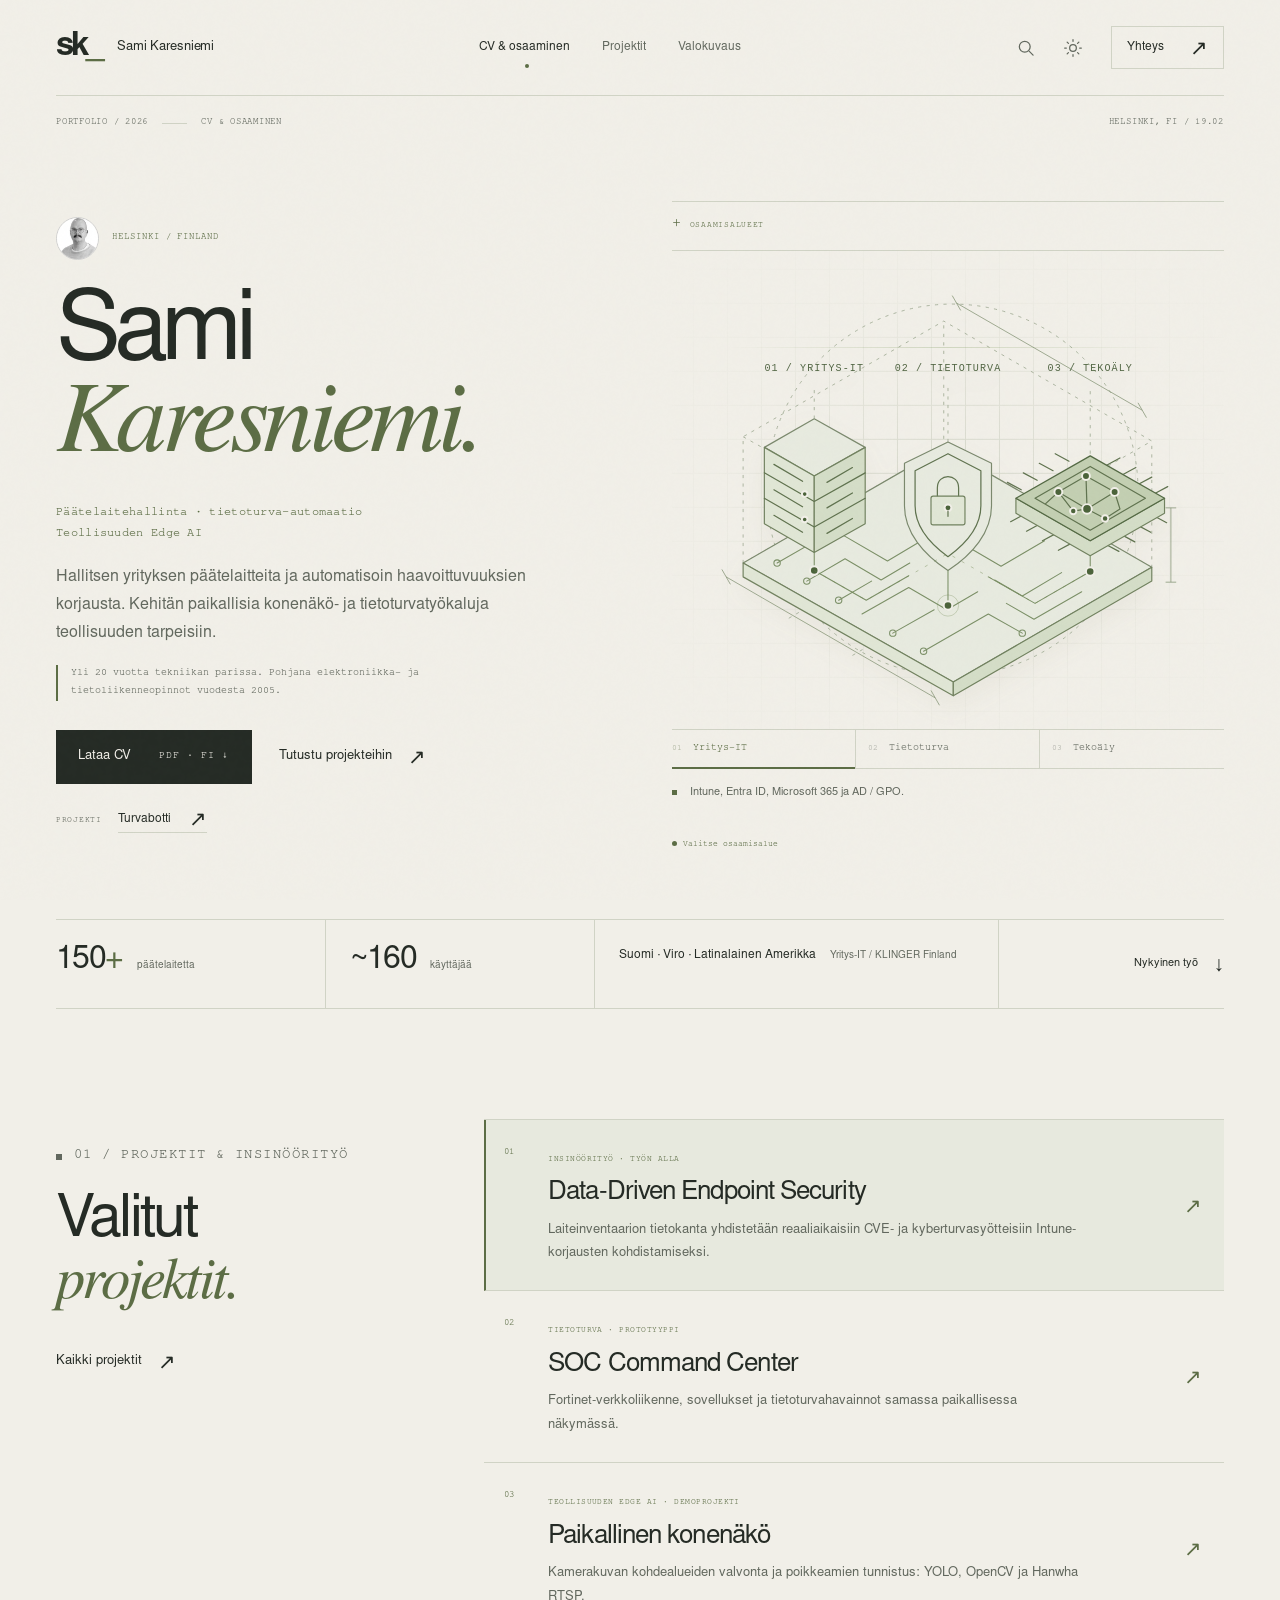
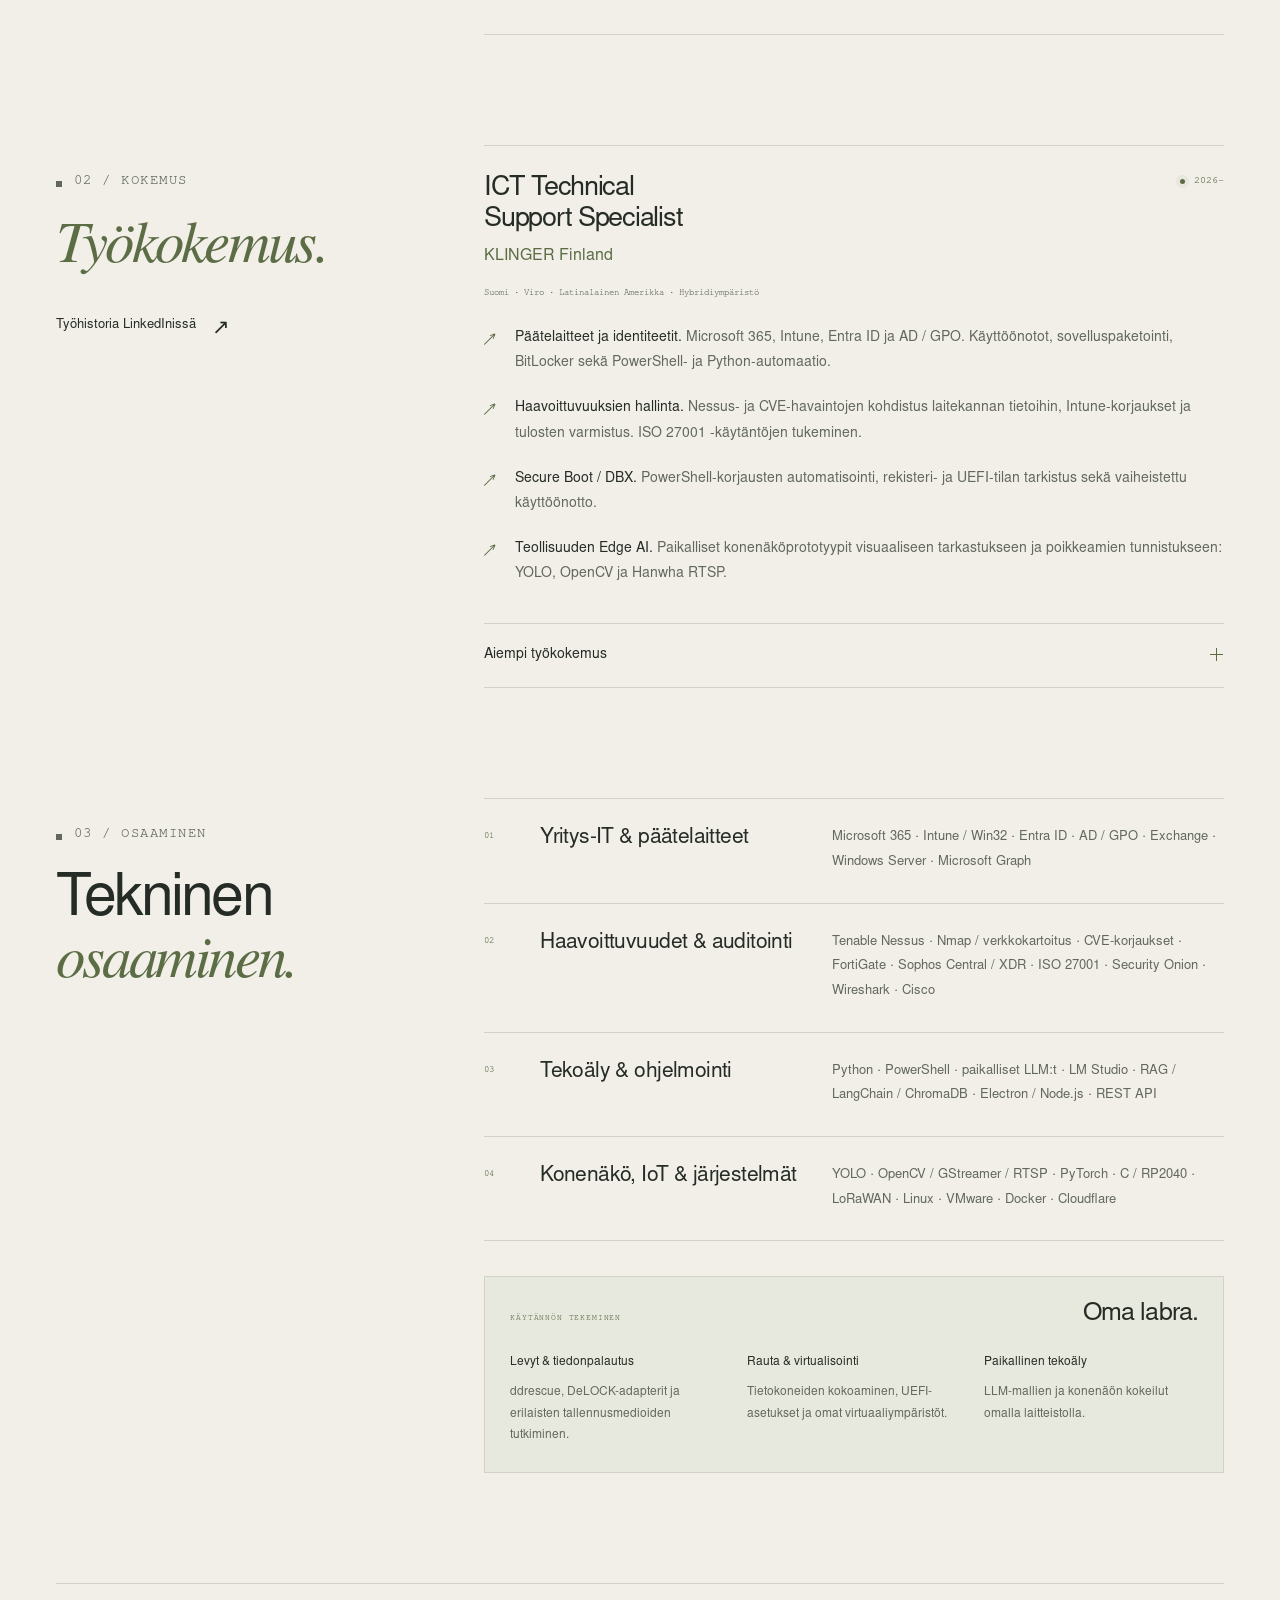
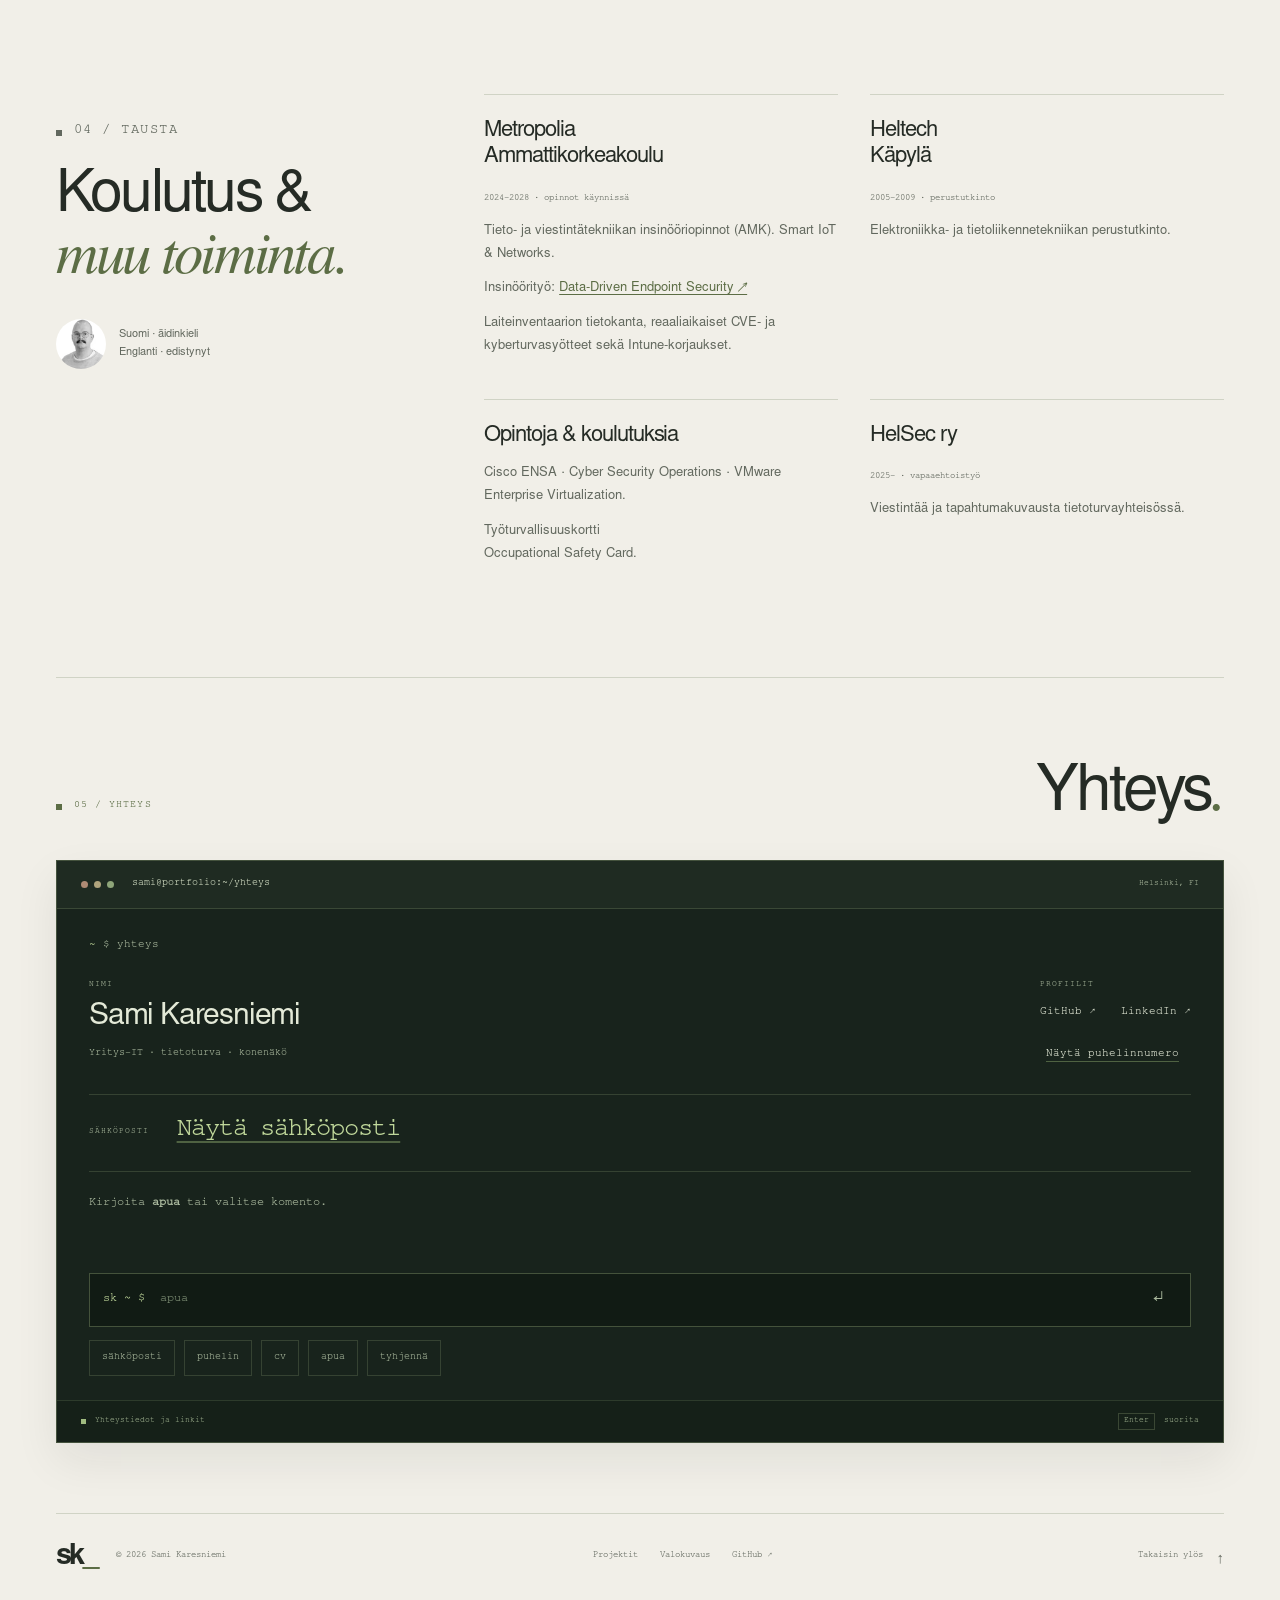
<file: cv.html>
<!doctype html>
<html lang="fi"><head><meta charset="utf-8"><meta name="viewport" content="width=device-width,initial-scale=1"><meta name="theme-color" content="#f1efe8"><meta name="color-scheme" content="light dark"><title>CV — Sami Karesniemi</title><meta name="description" content="Sami Karesniemen CV: päätelaitehallinta, tietoturva-automaatio, valitut projektit ja koulutus."><meta property="og:title" content="CV — Sami Karesniemi"><meta property="og:description" content="Sami Karesniemen CV: päätelaitehallinta, tietoturva-automaatio, valitut projektit ja koulutus."><meta property="og:type" content="website"><meta property="og:locale" content="fi_FI"><link rel="icon" href="assets/favicon.svg" type="image/svg+xml"><link rel="preload" href="assets/fonts/sans.otf" as="font" type="font/otf" crossorigin><link rel="preload" href="assets/fonts/serif-italic.otf" as="font" type="font/otf" crossorigin><link rel="stylesheet" href="style.css?v=20261102-profile1"><link rel="stylesheet" href="contact-terminal.css?v=20261102-private1"><link rel="stylesheet" href="project-highlights.css?v=20261102-profile1"><script>try{if(localStorage.getItem('sk-theme')==='dark')document.documentElement.dataset.theme='dark'}catch(e){}</script><link rel="stylesheet" href="fractal-navigation.css?v=20261106-1"><script src="page-lifecycle.js?v=20261106-1" defer></script><script src="fractal-geometry.js?v=20261106-1" defer></script><script src="fractal-navigation.js?v=20261106-1" defer></script><script src="common.js?v=20261106-1" defer></script><script src="contact-terminal.js?v=20261106-1" defer></script><noscript><style>.menu-toggle,.palette-toggle,.theme-toggle,.system-tabs,.filters,#load-more,.project-open,.project-preview,.phone-contact,.email-contact{display:none!important}@media(max-width:700px){.site-header{flex-wrap:wrap;padding-block:18px}.navigation{display:flex;position:static;flex-basis:100%;padding:15px 0 0;box-shadow:none;border:0;gap:5px;flex-direction:row;justify-content:space-between}.navigation>a{font-size:11px;padding:10px 0;border:0}.navigation>a[aria-current=page]::after{display:none}}</style></noscript></head><body class="home-page" id="alku"><a class="skip-link" href="#main">Siirry sisältöön</a><div class="progress-line" aria-hidden="true"></div>
 <header class="site-header wrap"><a class="brand" href="index.html" aria-label="Sami Karesniemi, etusivu"><span class="brand-symbol">sk<span>_</span></span><span class="brand-name">Sami Karesniemi</span></a>
 <nav id="navigation" class="navigation" aria-label="Päänavigaatio"><a href="index.html" aria-current="page">CV & osaaminen</a><a href="ai.html">Projektit</a><a href="photography.html">Valokuvaus</a></nav>
 <div class="nav-actions"><button class="icon-button palette-toggle" aria-label="Etsi tai siirry sivulle. Pikanäppäin Ctrl K" title="Siirry · Ctrl K"><svg class="icon" viewBox="0 0 24 24" aria-hidden="true"><circle cx="10.5" cy="10.5" r="6.5"/><path d="m16 16 4.5 4.5"/></svg></button><button class="icon-button theme-toggle" aria-label="Ota tumma teema käyttöön" title="Vaihda teemaa"><svg class="icon" viewBox="0 0 24 24" aria-hidden="true"><circle cx="12" cy="12" r="4"/><path d="M12 2v2m0 16v2M2 12h2m16 0h2M5 5l1.5 1.5m11 11L19 19M5 19l1.5-1.5m11-11L19 5"/></svg></button><a class="nav-contact" href="index.html#yhteys">Yhteys <span class="arrow" aria-hidden="true">↗</span></a><button class="menu-toggle" aria-expanded="false" aria-controls="navigation">Valikko <span aria-hidden="true">＋</span></button></div></header><div class="page-meta wrap"><div class="page-meta-left"><span>Portfolio / 2026</span><span class="tiny-line" aria-hidden="true"></span><span>CV & OSAAMINEN</span></div><span>Helsinki, FI <span class="clock" aria-label="Helsingin paikallinen aika"></span></span></div><main id="main" tabindex="-1"><section class="hero wrap" aria-labelledby="resume-name"><div class="hero-intro"><div class="identity"><img src="assets/sami-160.webp" width="43" height="43" alt="Sami Karesniemi"><div><p class="micro">Helsinki / Finland</p></div></div><h1 id="resume-name">Sami<em>Karesniemi.</em></h1><p class="hero-role">Päätelaitehallinta · tietoturva-automaatio<br>Teollisuuden Edge AI</p><p class="hero-lead">Hallitsen yrityksen päätelaitteita ja automatisoin haavoittuvuuksien korjausta. Kehitän paikallisia konenäkö- ja tietoturvatyökaluja teollisuuden tarpeisiin.</p><p class="hero-background">Yli 20 vuotta tekniikan parissa. Pohjana elektroniikka- ja tietoliikenneopinnot vuodesta 2005.</p><div class="hero-actions"><a class="button primary" href="assets/documents/sami-karesniemi-cv-20261102-v2.pdf" download="Sami_Karesniemi_CV.pdf">Lataa CV <span class="micro" style="color:inherit">PDF · FI ↓</span></a><a class="text-link" href="ai.html">Tutustu projekteihin <span class="arrow" aria-hidden="true">↗</span></a></div><p class="cv-project-link"><span>Projekti</span><a href="https://turvabotti.com/" target="_blank" rel="noopener noreferrer">Turvabotti <span class="arrow" aria-hidden="true">↗</span></a></p></div><figure class="system-panel" aria-labelledby="system-caption"><div class="system-topline"><span class="system-id">Osaamisalueet</span></div><div class="system-stage" data-mode="all"><div aria-hidden="true"><svg xmlns="http://www.w3.org/2000/svg" class="system-drawing system-mark" viewBox="0 0 520 450" fill="none">
  <title>Yritys-IT, tietoturva ja paikallinen tekoäly samassa järjestelmässä</title>
  <style>
    .system-mark .guide{fill:none;stroke:#9ca78f;stroke-width:.75;stroke-dasharray:3 5}
    .system-mark .dimension{fill:none;stroke:#8a987b;stroke-width:.75}
    .system-mark .wire{fill:none;stroke:#60734f;stroke-width:1.15;stroke-linecap:round;stroke-linejoin:round}
    .system-mark .trace{fill:none;stroke:#7c9067;stroke-width:1;stroke-linecap:round;stroke-linejoin:round}
    .system-mark .surface{fill:#e7eadf;stroke:#7b896d;stroke-width:1.1;stroke-linejoin:round}
    .system-mark .side{fill:#d4ddc7;stroke:#71825f;stroke-width:1.1;stroke-linejoin:round}
    .system-mark .face{fill:#e0e6d5;stroke:#71825f;stroke-width:1.1;stroke-linejoin:round}
    .system-mark .core{fill:#c3cfb2;stroke:#536943;stroke-width:1.2;stroke-linejoin:round}
    .system-mark .point{fill:#4b633a;stroke:#f1efe8;stroke-width:1.8}
    .system-mark text{fill:#526644;font:9.5px "SFMono-Regular",Consolas,monospace;letter-spacing:1px}
  </style>
  <g class="guide">
    <circle cx="264" cy="225" r="175"/>
    <path d="M67 294L256 185L452 298L265 406Z M256 185V68 M67 294V175L256 66L452 179V298 M265 406V286L67 175 M265 286L452 179 M110 346L307 232 M170 381L366 267"/>
  </g>
  <g class="dimension">
    <path d="M51 307L248 421 M47 300L55 314 M244 414L252 428 M470 242V312 M465 242H475 M465 312H475 M268 49L443 150 M264 42L272 56 M439 143L447 157"/>
  </g>
  <g data-part="circuit-board">
    <path class="surface" d="M67 294L256 185L452 298L265 406Z"/>
    <path class="face" d="M67 294L265 406V419L67 307Z"/>
    <path class="side" d="M265 406L452 298V311L265 419Z"/>
    <g class="trace">
      <path d="M99 294L153 263L203 292L235 273 M127 311L163 290L197 310L224 294 M157 329L188 311 M179 342L223 317L259 338L288 321 M208 360L247 338 M237 377L298 342L330 360 M281 280L310 297L351 273 M304 310L330 325L367 303 M315 332L341 347L386 321 M344 251L375 233L408 252"/>
      <circle cx="99" cy="294" r="3"/><circle cx="127" cy="311" r="3"/><circle cx="157" cy="329" r="3"/><circle cx="208" cy="360" r="3"/><circle cx="237" cy="377" r="3"/><circle cx="330" cy="360" r="3"/>
    </g>
  </g>
  <g data-part="shared-connections"><path class="trace" d="M134 284V301L183 329L223 306 M394 287V302L342 332L298 307 M260 301V334"/><circle class="point" cx="134" cy="301" r="4"/><circle class="point" cx="260" cy="334" r="4"/><circle class="point" cx="394" cy="302" r="4"/></g><g data-part="infrastructure" transform="translate(-20 30)">
    <path class="surface" d="M107 155L154 128L202 155L154 182Z"/>
    <path class="face" d="M107 155L154 182V254L107 227Z"/>
    <path class="side" d="M154 182L202 155V227L154 254Z"/>
    <g class="wire">
      <path d="M107 179L154 206L202 179 M107 203L154 230L202 203 M116 171L143 187 M116 195L143 211 M116 219L143 235 M166 188L190 174 M166 212L190 198 M166 236L190 222"/>
    </g>
    <circle class="point" cx="145" cy="199" r="2.6"/>
    <circle class="point" cx="145" cy="223" r="2.6"/>
    </g>
  <g data-part="ai-processor" transform="translate(113 8)">
    <g class="wire">
      <path d="M216 217L203 210 M231 208L218 201 M246 199L233 192 M261 190L248 183 M296 194L309 187 M311 203L324 196 M326 212L339 205 M341 221L354 214 M219 240L206 247 M234 249L221 256 M249 258L236 265 M264 267L251 274 M295 268L308 275 M310 259L323 266 M325 250L338 257 M340 241L353 248"/>
    </g>
    <path class="side" d="M211 225L281 265L351 225V239L281 279L211 239Z"/>
    <path class="core" d="M211 225L281 185L351 225L281 265Z"/>
    <path class="wire" d="M229 225L281 195L333 225L281 255Z"/>
    <g class="wire">
      <path d="M251 219L277 204L304 219L278 235Z M251 219L265 237L278 235L295 244 M277 204L278 235 M304 219L309 235L295 244 M251 219L239 230"/>
    </g>
    <g class="point">
      <circle cx="277" cy="204" r="3.7"/><circle cx="251" cy="219" r="3.7"/><circle cx="304" cy="219" r="3.7"/><circle cx="278" cy="235" r="4.5"/><circle cx="265" cy="237" r="3"/><circle cx="295" cy="244" r="3"/>
    </g>
  </g>
  <g data-part="cyber-security" transform="translate(-129 -42)">
    <path class="surface" d="M389 222L430 242V282C430 307 412 328 389 343C366 328 348 307 348 282V242Z"/>
    <path class="wire" d="M389 233L420 249V282C420 301 407 317 389 330C371 317 358 301 358 282V249Z"/>
    <path class="wire" d="M379 274V265C379 251 399 251 399 265V274"/>
    <rect class="face" x="373" y="273" width="32" height="27" rx="2"/>
    <circle class="point" cx="389" cy="284" r="3.2"/>
    <path class="wire" d="M389 287V292"/>
    </g>
  <g class="guide"><path d="M134 158V128 M260 180V129 M394 191V128"/></g><text x="134" y="113" text-anchor="middle">01 / YRITYS-IT</text><text x="260" y="113" text-anchor="middle">02 / TIETOTURVA</text><text x="394" y="113" text-anchor="middle">03 / TEKOÄLY</text><text x="105" y="382" transform="rotate(30 105 382)"></text><g class="data-paths" stroke="#718a53" stroke-width=".8" fill="none"><path d="M134 301L183 329L260 285L342 332L394 302" stroke-dasharray="3 7" opacity=".5"/><circle cx="260" cy="334" r="10" opacity=".35"/></g></svg></div></div><div class="system-tabs" role="tablist" aria-label="Tutki osaamisalueita"><button class="system-tab" id="tab-infra" role="tab" aria-selected="true" aria-controls="system-caption" tabindex="0" data-mode="infra"><small>01</small> Yritys-IT</button><button class="system-tab" id="tab-security" role="tab" aria-selected="false" aria-controls="system-caption" tabindex="-1" data-mode="security"><small>02</small> Tietoturva</button><button class="system-tab" id="tab-ai" role="tab" aria-selected="false" aria-controls="system-caption" tabindex="-1" data-mode="ai"><small>03</small> Tekoäly</button></div><figcaption id="system-caption" class="system-description" role="tabpanel" aria-labelledby="tab-infra" aria-live="polite"><span class="square" aria-hidden="true"></span><span class="system-copy">Intune, Entra ID, Microsoft 365 ja AD / GPO.</span></figcaption><div class="system-footer"><span><span class="pulse" aria-hidden="true"></span>Valitse osaamisalue</span></div></figure></section>
<div class="scale-strip wrap" aria-label="Nykyisen työn laajuus"><div class="scale-item"><strong>150<span style="color:var(--olive)">+</span></strong><small>päätelaitetta</small></div><div class="scale-item"><strong>~160</strong><small>käyttäjää</small></div><div class="scale-item"><span class="regions">Suomi · Viro · Latinalainen Amerikka</span><small>Yritys-IT / KLINGER Finland</small></div><div class="scale-item"><a class="text-link" href="#tyokokemus">Nykyinen työ <span class="arrow" aria-hidden="true">↓</span></a></div></div><section class="section wrap section-title-side resume-projects" id="projektit" aria-labelledby="resume-projects-title"><div class="side-heading reveal"><p class="eyebrow">01 / Projektit & insinöörityö</p><h2 id="resume-projects-title">Valitut<br><em>projektit.</em></h2><a class="text-link" href="ai.html">Kaikki projektit <span class="arrow" aria-hidden="true">↗</span></a></div><div class="resume-project-list reveal"><a class="resume-project" href="ai.html#thesis"><span class="resume-project-number">01</span><div><span class="micro">Insinöörityö · työn alla</span><h3>Data-Driven Endpoint Security</h3><p>Laiteinventaarion tietokanta yhdistetään reaaliaikaisiin CVE- ja kyberturvasyötteisiin Intune-korjausten kohdistamiseksi.</p></div><span class="arrow" aria-hidden="true">↗</span></a><a class="resume-project" href="ai.html#soc"><span class="resume-project-number">02</span><div><span class="micro">Tietoturva · prototyyppi</span><h3>SOC Command Center</h3><p>Fortinet-verkkoliikenne, sovellukset ja tietoturvahavainnot samassa paikallisessa näkymässä.</p></div><span class="arrow" aria-hidden="true">↗</span></a><a class="resume-project" href="ai.html#vision"><span class="resume-project-number">03</span><div><span class="micro">Teollisuuden Edge AI · demoprojekti</span><h3>Paikallinen konenäkö</h3><p>Kamerakuvan kohdealueiden valvonta ja poikkeamien tunnistus: YOLO, OpenCV ja Hanwha RTSP.</p></div><span class="arrow" aria-hidden="true">↗</span></a></div></section><section class="section wrap section-title-side" id="tyokokemus" aria-labelledby="career-title"><div class="side-heading reveal"><p class="eyebrow">02 / Kokemus</p><h2 id="career-title"><em>Työkokemus.</em></h2><a class="text-link" href="https://www.linkedin.com/in/sami-karesniemi/" target="_blank" rel="noopener noreferrer">Työhistoria LinkedInissä <span class="arrow" aria-hidden="true">↗</span></a></div><div class="reveal"><article class="career" id="nykyinen-tyo"><div class="career-heading"><div><h3>ICT Technical<br>Support Specialist</h3><p class="career-company">KLINGER Finland</p></div><span class="date current-date">2026–</span></div><p class="scope">Suomi · Viro · Latinalainen Amerikka · Hybridiympäristö</p><ul class="career-points"><li><span><strong>Päätelaitteet ja identiteetit.</strong> Microsoft 365, Intune, Entra ID ja AD / GPO. Käyttöönotot, sovelluspaketointi, BitLocker sekä PowerShell- ja Python-automaatio.</span></li><li><span><strong>Haavoittuvuuksien hallinta.</strong> Nessus- ja CVE-havaintojen kohdistus laitekannan tietoihin, Intune-korjaukset ja tulosten varmistus. ISO 27001 -käytäntöjen tukeminen.</span></li><li><span><strong>Secure Boot / DBX.</strong> PowerShell-korjausten automatisointi, rekisteri- ja UEFI-tilan tarkistus sekä vaiheistettu käyttöönotto.</span></li><li><span><strong>Teollisuuden Edge AI.</strong> Paikalliset konenäköprototyypit visuaaliseen tarkastukseen ja poikkeamien tunnistukseen: YOLO, OpenCV ja Hanwha RTSP.</span></li></ul></article><details class="earlier-career"><summary>Aiempi työkokemus<span class="plus" aria-hidden="true"></span></summary><div><article class="compact-job"><span class="date">2022–2024</span><div><h4>Aluevastuuhenkilö & kuljettaja</h4><p>Kuljetusliike L & L Oy. Jakelun koordinointi, uusien työntekijöiden perehdytys ja Postin KAMU-järjestelmän käyttöönotto kentällä.</p></div></article><article class="compact-job"><span class="date">Videotuotannot</span><div><h4>Kuvaaja, editoija & lavastaja</h4><p>MVP74. TV- ja musiikkivideoiden kuvaus, editointi ja lavastus.</p></div></article><article class="compact-job"><span class="date">Aiempi ura</span><div><h4>Logistiikka & asiakaspalvelu</h4><p>Noin 15 vuoden kokemus kuljetuksista, asiakaspalvelusta ja työstä kentällä, muun muassa Alihankkija Oy:ssä ja Taksi Helsingissä.</p></div></article><article class="compact-job"><span class="date">2006–</span><div><h4>Valokuvaus</h4><p>Urheilua, tapahtumia, ihmisiä ja maisemia. <a href="photography.html">Avaa kuva-arkisto ↗</a></p></div></article></div></details></div></section><section class="section skills-section wrap section-title-side" id="osaaminen" aria-labelledby="skills-title"><div class="side-heading reveal"><p class="eyebrow">03 / Osaaminen</p><h2 id="skills-title">Tekninen<br><em>osaaminen.</em></h2></div><div class="reveal"><div class="skills-list"><article class="skill-row"><span class="skill-number">01</span><h3>Yritys-IT & päätelaitteet</h3><p>Microsoft 365 · Intune / Win32 · Entra ID · AD / GPO · Exchange · Windows Server · Microsoft Graph</p></article><article class="skill-row"><span class="skill-number">02</span><h3>Haavoittuvuudet & auditointi</h3><p>Tenable Nessus · Nmap / verkkokartoitus · CVE-korjaukset · FortiGate · Sophos Central / XDR · ISO 27001 · Security Onion · Wireshark · Cisco</p></article><article class="skill-row"><span class="skill-number">03</span><h3>Tekoäly & ohjelmointi</h3><p>Python · PowerShell · paikalliset LLM:t · LM Studio · RAG / LangChain / ChromaDB · Electron / Node.js · REST API</p></article><article class="skill-row"><span class="skill-number">04</span><h3>Konenäkö, IoT & järjestelmät</h3><p>YOLO · OpenCV / GStreamer / RTSP · PyTorch · C / RP2040 · LoRaWAN · Linux · VMware · Docker · Cloudflare</p></article></div><aside class="personal-lab" aria-labelledby="lab-title"><div class="personal-lab-heading"><span class="micro">Käytännön tekeminen</span><h3 id="lab-title">Oma labra.</h3></div><div class="personal-lab-grid"><p><strong>Levyt & tiedonpalautus</strong>ddrescue, DeLOCK-adapterit ja erilaisten tallennusmedioiden tutkiminen.</p><p><strong>Rauta & virtualisointi</strong>Tietokoneiden kokoaminen, UEFI-asetukset ja omat virtuaaliympäristöt.</p><p><strong>Paikallinen tekoäly</strong>LLM-mallien ja konenäön kokeilut omalla laitteistolla.</p></div></aside></div></section><section class="section wrap section-title-side education-section" id="koulutus" aria-labelledby="education-title"><div class="side-heading reveal"><span id="tausta"></span><p class="eyebrow">04 / Tausta</p><h2 id="education-title">Koulutus &<br><em>muu toiminta.</em></h2><div class="portrait-note"><img src="assets/sami-160.webp" width="50" height="50" alt="" loading="lazy"><p>Suomi · äidinkieli<br>Englanti · edistynyt</p></div></div><div class="education-grid reveal"><article><h3>Metropolia<br>Ammattikorkeakoulu</h3><span class="date">2024–2028 · opinnot käynnissä</span><p>Tieto- ja viestintätekniikan insinööriopinnot (AMK). Smart IoT & Networks.</p><p>Insinöörityö: <a class="inline-link" href="ai.html#thesis">Data-Driven Endpoint Security ↗</a></p><p>Laiteinventaarion tietokanta, reaaliaikaiset CVE- ja kyberturvasyötteet sekä Intune-korjaukset.</p></article><article><h3>Heltech<br>Käpylä</h3><span class="date">2005–2009 · perustutkinto</span><p>Elektroniikka- ja tietoliikennetekniikan perustutkinto.</p></article><article><h3>Opintoja & koulutuksia</h3><p>Cisco ENSA · Cyber Security Operations · VMware Enterprise Virtualization.</p><p>Työturvallisuuskortti<br><span lang="en">Occupational Safety Card</span>.</p></article><article><h3>HelSec ry</h3><span class="date">2025– · vapaaehtoistyö</span><p>Viestintää ja tapahtumakuvausta tietoturvayhteisössä.</p></article></div></section><section class="contact-section wrap contact-terminal" id="yhteys" aria-labelledby="contact-title"><div class="terminal-section-heading"><p class="eyebrow">05 / Yhteys</p><h2 id="contact-title">Yhteys<em>.</em></h2></div><div class="terminal-window"><div class="terminal-bar"><span class="terminal-lights" aria-hidden="true"><i></i><i></i><i></i></span><span class="terminal-path">sami@portfolio:~/yhteys</span><span class="terminal-location">Helsinki, FI</span></div><div class="terminal-body"><p class="terminal-invocation" aria-hidden="true"><span>~</span> $ yhteys</p><div class="terminal-contact-grid"><div><p class="terminal-label">Nimi</p><p class="terminal-name">Sami Karesniemi</p><p class="terminal-role">Yritys-IT · tietoturva · konenäkö</p></div><div class="terminal-directory"><p class="terminal-label">Profiilit</p><div class="terminal-socials"><a href="https://github.com/SamiKares" target="_blank" rel="noopener noreferrer">GitHub ↗</a><a href="https://www.linkedin.com/in/sami-karesniemi/" target="_blank" rel="noopener noreferrer">LinkedIn ↗</a></div><span class="phone-contact" aria-live="polite"><button class="phone-reveal" data-reveal-phone>Näytä puhelinnumero</button></span></div></div><div class="contact-email-row"><span class="terminal-label">Sähköposti</span><span class="email-contact" aria-live="polite"><button class="email-reveal" data-reveal-email aria-label="Näytä sähköpostiosoite">Näytä sähköposti</button></span><noscript><span class="terminal-muted">Yhteystietojen avaaminen vaatii JavaScriptin.</span></noscript><button class="copy-email" data-copy hidden aria-label="Kopioi sähköpostiosoite"><svg class="icon" viewBox="0 0 24 24" aria-hidden="true"><rect x="8" y="8" width="12" height="12" rx="1"/><path d="M16 8V4H4v12h4"/></svg><span>Kopioi osoite</span></button></div><div class="terminal-session" hidden><div class="terminal-output" role="log" aria-label="Terminaalin vastaukset" aria-live="polite" aria-relevant="additions text"><p class="terminal-hint">Kirjoita <strong>apua</strong> tai valitse komento.</p></div><form class="terminal-command"><label class="sr-only" for="contact-command">Yhteystietoterminaalin komento</label><span class="terminal-prompt" aria-hidden="true">sk ~ $</span><input id="contact-command" name="command" type="text" placeholder="apua" autocomplete="off" autocapitalize="off" spellcheck="false" maxlength="80" enterkeyhint="go"><button type="submit" aria-label="Suorita yhteystietokomento">↵</button></form><div class="terminal-shortcuts" role="group" aria-label="Pikakomennot"><button type="button" data-terminal-command="sähköposti">sähköposti</button><button type="button" data-terminal-command="puhelin">puhelin</button><button type="button" data-terminal-command="cv">cv</button><button type="button" data-terminal-command="apua">apua</button><button type="button" data-terminal-command="tyhjennä">tyhjennä</button></div></div></div><div class="terminal-footer"><span class="terminal-dot" aria-hidden="true"></span><span>Yhteystiedot ja linkit</span><kbd class="terminal-keyhint">Enter</kbd><span class="terminal-keyhint">suorita</span></div></div></section><p class="print-contact" style="display:none">Sami Karesniemi · GitHub: SamiKares · LinkedIn: sami-karesniemi</p></main><footer class="site-footer wrap"><div class="footer-brand"><a class="brand-symbol" href="index.html" aria-label="Etusivu">sk<span>_</span></a><span>© 2026 Sami Karesniemi</span></div><nav class="footer-nav" aria-label="Alatunniste"><a href="ai.html">Projektit</a><a href="photography.html">Valokuvaus</a><a href="https://github.com/SamiKares" target="_blank" rel="noopener noreferrer">GitHub ↗</a></nav><a class="back-top" href="#alku">Takaisin ylös <span class="arrow" aria-hidden="true">↑</span></a></footer><dialog id="palette" class="palette" aria-label="Etsi tai siirry"><div class="palette-search"><svg class="icon" viewBox="0 0 24 24" aria-hidden="true"><circle cx="10.5" cy="10.5" r="6.5"/><path d="m16 16 4.5 4.5"/></svg><label class="sr-only" for="palette-input">Etsi sivuja ja projekteja</label><input id="palette-input" type="search" placeholder="Minne seuraavaksi?" autocomplete="off"><button data-close-dialog aria-label="Sulje haku">Esc</button></div><p class="palette-label">SIVUT & PROJEKTIT</p><ul class="palette-results" id="palette-results"></ul><div class="palette-foot"><span>↑ ↓ selaa · Enter avaa</span><span>Ctrl / ⌘ K avaa</span></div></dialog><div class="toast" role="status" aria-live="polite"></div></body></html>
</file>
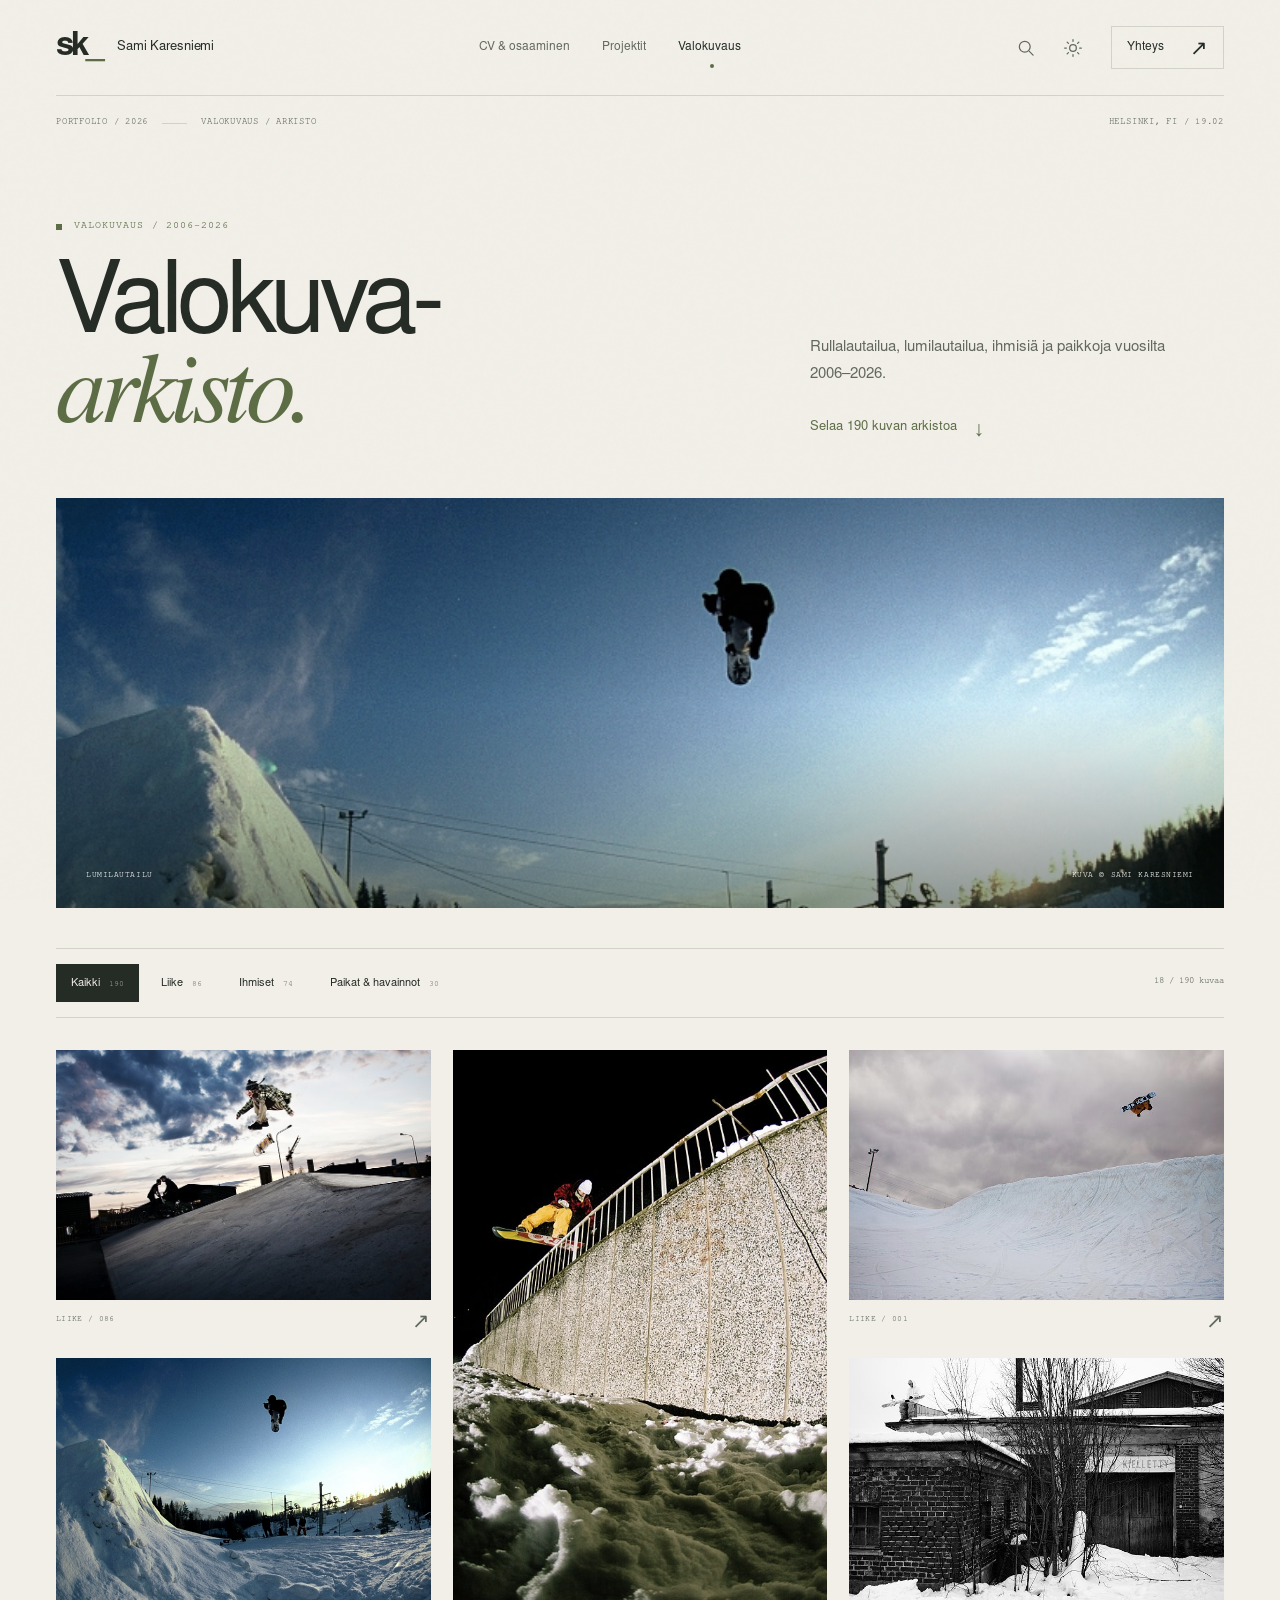
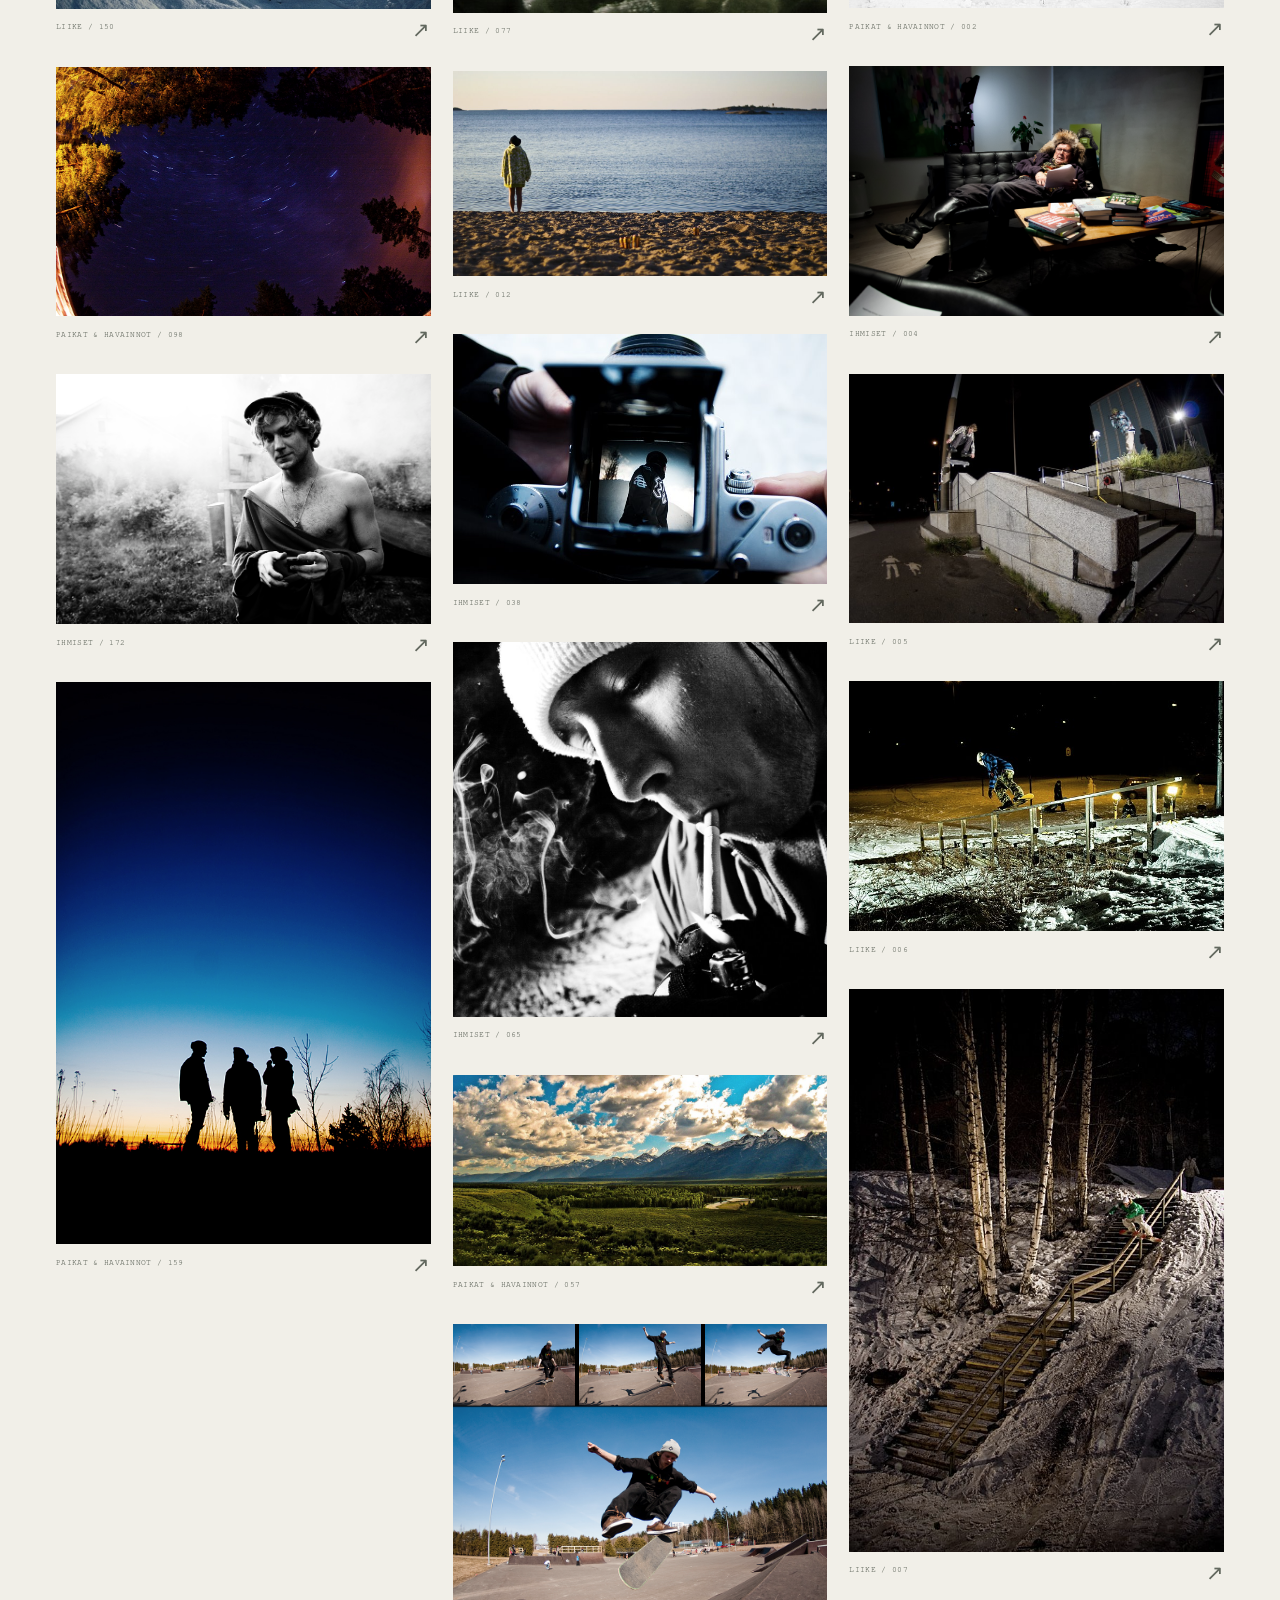
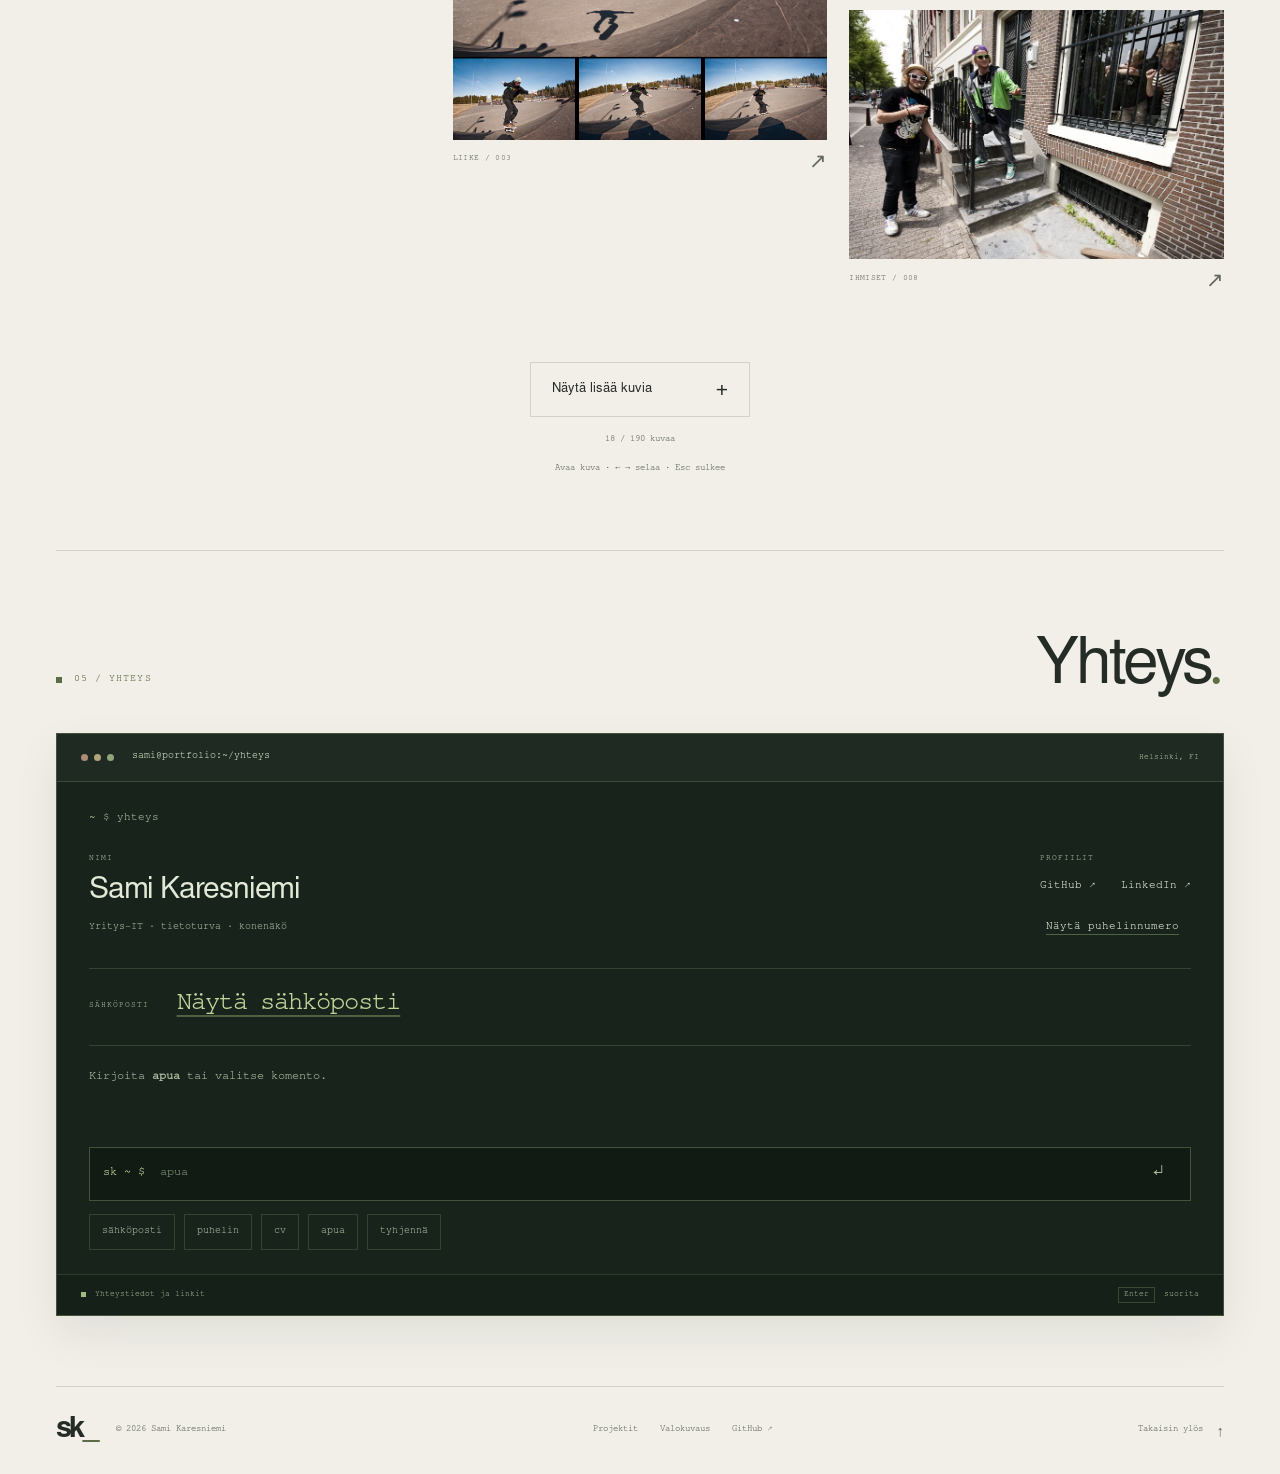
<file: photography.html>
<!doctype html>
<html lang="fi"><head><meta charset="utf-8"><meta name="viewport" content="width=device-width,initial-scale=1"><meta name="theme-color" content="#f1efe8"><meta name="color-scheme" content="light dark"><title>Valokuvaus — Sami Karesniemi</title><meta name="description" content="Rullalautailua, lumilautailua, ihmisiä ja paikkoja. Sami Karesniemen valokuva-arkisto vuosilta 2006–2026."><meta property="og:title" content="Valokuvaus — Sami Karesniemi"><meta property="og:description" content="Rullalautailua, lumilautailua, ihmisiä ja paikkoja. Sami Karesniemen valokuva-arkisto vuosilta 2006–2026."><meta property="og:type" content="website"><meta property="og:locale" content="fi_FI"><link rel="icon" href="assets/favicon.svg" type="image/svg+xml"><link rel="preload" href="assets/fonts/sans.otf" as="font" type="font/otf" crossorigin><link rel="preload" href="assets/fonts/serif-italic.otf" as="font" type="font/otf" crossorigin><link rel="stylesheet" href="style.css?v=20261102-profile1"><link rel="stylesheet" href="contact-terminal.css?v=20261102-private1"><script>try{if(localStorage.getItem('sk-theme')==='dark')document.documentElement.dataset.theme='dark'}catch(e){}</script><link rel="stylesheet" href="fractal-navigation.css?v=20261106-1"><script src="page-lifecycle.js?v=20261106-1" defer></script><script src="fractal-geometry.js?v=20261106-1" defer></script><script src="fractal-navigation.js?v=20261106-1" defer></script><script src="common.js?v=20261106-1" defer></script><script src="contact-terminal.js?v=20261106-1" defer></script><script defer src="assets/gallery-data.js?v=20261102-originals"></script><script defer src="gallery.js?v=20261106-1"></script><noscript><style>.menu-toggle,.palette-toggle,.theme-toggle,.system-tabs,.filters,#load-more,.project-open,.project-preview,.phone-contact,.email-contact{display:none!important}@media(max-width:700px){.site-header{flex-wrap:wrap;padding-block:18px}.navigation{display:flex;position:static;flex-basis:100%;padding:15px 0 0;box-shadow:none;border:0;gap:5px;flex-direction:row;justify-content:space-between}.navigation>a{font-size:11px;padding:10px 0;border:0}.navigation>a[aria-current=page]::after{display:none}}</style></noscript></head><body class="photos-page" id="alku"><a class="skip-link" href="#main">Siirry sisältöön</a><div class="progress-line" aria-hidden="true"></div>
 <header class="site-header wrap"><a class="brand" href="index.html" aria-label="Sami Karesniemi, etusivu"><span class="brand-symbol">sk<span>_</span></span><span class="brand-name">Sami Karesniemi</span></a>
 <nav id="navigation" class="navigation" aria-label="Päänavigaatio"><a href="index.html">CV & osaaminen</a><a href="ai.html">Projektit</a><a href="photography.html" aria-current="page">Valokuvaus</a></nav>
 <div class="nav-actions"><button class="icon-button palette-toggle" aria-label="Etsi tai siirry sivulle. Pikanäppäin Ctrl K" title="Siirry · Ctrl K"><svg class="icon" viewBox="0 0 24 24" aria-hidden="true"><circle cx="10.5" cy="10.5" r="6.5"/><path d="m16 16 4.5 4.5"/></svg></button><button class="icon-button theme-toggle" aria-label="Ota tumma teema käyttöön" title="Vaihda teemaa"><svg class="icon" viewBox="0 0 24 24" aria-hidden="true"><circle cx="12" cy="12" r="4"/><path d="M12 2v2m0 16v2M2 12h2m16 0h2M5 5l1.5 1.5m11 11L19 19M5 19l1.5-1.5m11-11L19 5"/></svg></button><a class="nav-contact" href="index.html#yhteys">Yhteys <span class="arrow" aria-hidden="true">↗</span></a><button class="menu-toggle" aria-expanded="false" aria-controls="navigation">Valikko <span aria-hidden="true">＋</span></button></div></header><div class="page-meta wrap"><div class="page-meta-left"><span>Portfolio / 2026</span><span class="tiny-line" aria-hidden="true"></span><span>VALOKUVAUS / ARKISTO</span></div><span>Helsinki, FI <span class="clock" aria-label="Helsingin paikallinen aika"></span></span></div><main id="main" tabindex="-1"><section class="page-hero photo-hero wrap"><div><p class="eyebrow">Valokuvaus / 2006–2026</p><h1>Valokuva-<br><em>arkisto.</em></h1></div><div class="page-hero-intro"><p>Rullalautailua, lumilautailua, ihmisiä ja paikkoja vuosilta 2006–2026.</p><a class="text-link" href="#arkisto">Selaa 190 kuvan arkistoa <span class="arrow" aria-hidden="true">↓</span></a></div></section><figure class="photo-banner wrap"><img src="assets/photography/snowboarding_cab_underflip_by_absoli_diijmd.jpg" width="750" height="502" fetchpriority="high" alt="Lumilautailija korkealla hyppyrin yllä, ilta-aurinko metsän takana."><figcaption><span>Lumilautailu</span><span>Kuva © Sami Karesniemi</span></figcaption></figure><section class="wrap" id="arkisto" aria-label="Valokuva-arkisto"><div class="project-tools gallery-tools"><div class="filters" role="group" aria-label="Suodata valokuvia"><button class="filter" data-gallery-filter="all" aria-pressed="true">Kaikki<small>190</small></button><button class="filter" data-gallery-filter="motion" aria-pressed="false">Liike<small>86</small></button><button class="filter" data-gallery-filter="people" aria-pressed="false">Ihmiset<small>74</small></button><button class="filter" data-gallery-filter="places" aria-pressed="false">Paikat & havainnot<small>30</small></button></div><p class="filter-status" id="gallery-status" role="status">18 / 190 kuvaa</p></div><div class="photo-grid" id="photo-grid"><figure class="photo-item"><button class="photo-button" data-photo="86" aria-label="Suurenna kuva: Liike / 086" aria-haspopup="dialog"><img src="assets/photography/mcvihifronaflippi.jpg" width="800" height="533" loading="lazy" decoding="async" alt="Liike. Valokuva Sami Karesniemen kuva-arkistosta, 086."><span class="photo-plus" aria-hidden="true"><span>+</span></span></button><figcaption class="photo-caption"><span>Liike / 086</span><span class="arrow" aria-hidden="true">↗</span></figcaption></figure><figure class="photo-item"><button class="photo-button" data-photo="150" aria-label="Suurenna kuva: Liike / 150" aria-haspopup="dialog"><img src="assets/photography/snowboarding_cab_underflip_by_absoli_diijmd.jpg" width="750" height="502" loading="lazy" decoding="async" alt="Liike. Valokuva Sami Karesniemen kuva-arkistosta, 150."><span class="photo-plus" aria-hidden="true"><span>+</span></span></button><figcaption class="photo-caption"><span>Liike / 150</span><span class="arrow" aria-hidden="true">↗</span></figcaption></figure><figure class="photo-item"><button class="photo-button" data-photo="98" aria-label="Suurenna kuva: Paikat & havainnot / 098" aria-haspopup="dialog"><img src="assets/photography/milky_way__by_absoli_d28uc1b.jpg" width="1000" height="667" loading="lazy" decoding="async" alt="Paikat & havainnot. Valokuva Sami Karesniemen kuva-arkistosta, 098."><span class="photo-plus" aria-hidden="true"><span>+</span></span></button><figcaption class="photo-caption"><span>Paikat & havainnot / 098</span><span class="arrow" aria-hidden="true">↗</span></figcaption></figure><figure class="photo-item"><button class="photo-button" data-photo="172" aria-label="Suurenna kuva: Ihmiset / 172" aria-haspopup="dialog"><img src="assets/photography/vesa.jpg" width="800" height="533" loading="lazy" decoding="async" alt="Ihmiset. Valokuva Sami Karesniemen kuva-arkistosta, 172."><span class="photo-plus" aria-hidden="true"><span>+</span></span></button><figcaption class="photo-caption"><span>Ihmiset / 172</span><span class="arrow" aria-hidden="true">↗</span></figcaption></figure><figure class="photo-item"><button class="photo-button" data-photo="159" aria-label="Suurenna kuva: Paikat & havainnot / 159" aria-haspopup="dialog"><img src="assets/photography/three_dudes_and_sunset__by_absoli_d1zmw8e.jpg" width="533" height="800" loading="lazy" decoding="async" alt="Paikat & havainnot. Valokuva Sami Karesniemen kuva-arkistosta, 159."><span class="photo-plus" aria-hidden="true"><span>+</span></span></button><figcaption class="photo-caption"><span>Paikat & havainnot / 159</span><span class="arrow" aria-hidden="true">↗</span></figcaption></figure><figure class="photo-item"><button class="photo-button" data-photo="77" aria-label="Suurenna kuva: Liike / 077" aria-haspopup="dialog"><img src="assets/photography/loheblunt450.jpg" width="533" height="800" loading="lazy" decoding="async" alt="Liike. Valokuva Sami Karesniemen kuva-arkistosta, 077."><span class="photo-plus" aria-hidden="true"><span>+</span></span></button><figcaption class="photo-caption"><span>Liike / 077</span><span class="arrow" aria-hidden="true">↗</span></figcaption></figure><figure class="photo-item"><button class="photo-button" data-photo="12" aria-label="Suurenna kuva: Liike / 012" aria-haspopup="dialog"><img src="assets/photography/annirantail3.jpg" width="1200" height="658" loading="lazy" decoding="async" alt="Liike. Valokuva Sami Karesniemen kuva-arkistosta, 012."><span class="photo-plus" aria-hidden="true"><span>+</span></span></button><figcaption class="photo-caption"><span>Liike / 012</span><span class="arrow" aria-hidden="true">↗</span></figcaption></figure><figure class="photo-item"><button class="photo-button" data-photo="38" aria-label="Suurenna kuva: Ihmiset / 038" aria-haspopup="dialog"><img src="assets/photography/hessu66.jpg" width="700" height="467" loading="lazy" decoding="async" alt="Ihmiset. Valokuva Sami Karesniemen kuva-arkistosta, 038."><span class="photo-plus" aria-hidden="true"><span>+</span></span></button><figcaption class="photo-caption"><span>Ihmiset / 038</span><span class="arrow" aria-hidden="true">↗</span></figcaption></figure><figure class="photo-item"><button class="photo-button" data-photo="65" aria-label="Suurenna kuva: Ihmiset / 065" aria-haspopup="dialog"><img src="assets/photography/keskikoonr%C3%B6%C3%B6kisakke.jpg" width="800" height="800" loading="lazy" decoding="async" alt="Ihmiset. Valokuva Sami Karesniemen kuva-arkistosta, 065."><span class="photo-plus" aria-hidden="true"><span>+</span></span></button><figcaption class="photo-caption"><span>Ihmiset / 065</span><span class="arrow" aria-hidden="true">↗</span></figcaption></figure><figure class="photo-item"><button class="photo-button" data-photo="57" aria-label="Suurenna kuva: Paikat & havainnot / 057" aria-haspopup="dialog"><img src="assets/photography/jokivuoretmaisemaa.jpg" width="1000" height="512" loading="lazy" decoding="async" alt="Paikat & havainnot. Valokuva Sami Karesniemen kuva-arkistosta, 057."><span class="photo-plus" aria-hidden="true"><span>+</span></span></button><figcaption class="photo-caption"><span>Paikat & havainnot / 057</span><span class="arrow" aria-hidden="true">↗</span></figcaption></figure><figure class="photo-item"><button class="photo-button" data-photo="3" aria-label="Suurenna kuva: Liike / 003" aria-haspopup="dialog"><img src="assets/photography/5_frames_per_sec.jpg" width="920" height="1020" loading="lazy" decoding="async" alt="Liike. Valokuva Sami Karesniemen kuva-arkistosta, 003."><span class="photo-plus" aria-hidden="true"><span>+</span></span></button><figcaption class="photo-caption"><span>Liike / 003</span><span class="arrow" aria-hidden="true">↗</span></figcaption></figure><figure class="photo-item"><button class="photo-button" data-photo="1" aria-label="Suurenna kuva: Liike / 001" aria-haspopup="dialog"><img src="assets/photography/0paippilohe.jpg" width="700" height="467" loading="lazy" decoding="async" alt="Liike. Valokuva Sami Karesniemen kuva-arkistosta, 001."><span class="photo-plus" aria-hidden="true"><span>+</span></span></button><figcaption class="photo-caption"><span>Liike / 001</span><span class="arrow" aria-hidden="true">↗</span></figcaption></figure><figure class="photo-item"><button class="photo-button" data-photo="2" aria-label="Suurenna kuva: Paikat & havainnot / 002" aria-haspopup="dialog"><img src="assets/photography/1nissineistuskelee.jpg" width="700" height="467" loading="lazy" decoding="async" alt="Paikat & havainnot. Valokuva Sami Karesniemen kuva-arkistosta, 002."><span class="photo-plus" aria-hidden="true"><span>+</span></span></button><figcaption class="photo-caption"><span>Paikat & havainnot / 002</span><span class="arrow" aria-hidden="true">↗</span></figcaption></figure><figure class="photo-item"><button class="photo-button" data-photo="4" aria-label="Suurenna kuva: Ihmiset / 004" aria-haspopup="dialog"><img src="assets/photography/Kinnunen.jpg" width="2000" height="1333" loading="lazy" decoding="async" alt="Ihmiset. Valokuva Sami Karesniemen kuva-arkistosta, 004."><span class="photo-plus" aria-hidden="true"><span>+</span></span></button><figcaption class="photo-caption"><span>Ihmiset / 004</span><span class="arrow" aria-hidden="true">↗</span></figcaption></figure><figure class="photo-item"><button class="photo-button" data-photo="5" aria-label="Suurenna kuva: Liike / 005" aria-haspopup="dialog"><img src="assets/photography/Moppiflip.jpg" width="800" height="533" loading="lazy" decoding="async" alt="Liike. Valokuva Sami Karesniemen kuva-arkistosta, 005."><span class="photo-plus" aria-hidden="true"><span>+</span></span></button><figcaption class="photo-caption"><span>Liike / 005</span><span class="arrow" aria-hidden="true">↗</span></figcaption></figure><figure class="photo-item"><button class="photo-button" data-photo="6" aria-label="Suurenna kuva: Liike / 006" aria-haspopup="dialog"><img src="assets/photography/Teemusaarionose.jpg" width="640" height="427" loading="lazy" decoding="async" alt="Liike. Valokuva Sami Karesniemen kuva-arkistosta, 006."><span class="photo-plus" aria-hidden="true"><span>+</span></span></button><figcaption class="photo-caption"><span>Liike / 006</span><span class="arrow" aria-hidden="true">↗</span></figcaption></figure><figure class="photo-item"><button class="photo-button" data-photo="7" aria-label="Suurenna kuva: Liike / 007" aria-haspopup="dialog"><img src="assets/photography/Vesabsboard.jpg" width="533" height="800" loading="lazy" decoding="async" alt="Liike. Valokuva Sami Karesniemen kuva-arkistosta, 007."><span class="photo-plus" aria-hidden="true"><span>+</span></span></button><figcaption class="photo-caption"><span>Liike / 007</span><span class="arrow" aria-hidden="true">↗</span></figcaption></figure><figure class="photo-item"><button class="photo-button" data-photo="8" aria-label="Suurenna kuva: Ihmiset / 008" aria-haspopup="dialog"><img src="assets/photography/_MG_4362.jpg" width="800" height="533" loading="lazy" decoding="async" alt="Ihmiset. Valokuva Sami Karesniemen kuva-arkistosta, 008."><span class="photo-plus" aria-hidden="true"><span>+</span></span></button><figcaption class="photo-caption"><span>Ihmiset / 008</span><span class="arrow" aria-hidden="true">↗</span></figcaption></figure></div><div class="gallery-bottom"><button class="button outline load-more" id="load-more">Näytä lisää kuvia <span class="arrow" aria-hidden="true">+</span></button><p id="gallery-count">18 / 190 kuvaa</p><p>Avaa kuva · ← → selaa · Esc sulkee</p></div><noscript><p class="noscript">Ensimmäiset 18 kuvaa näkyvät ilman JavaScriptiä. Kuvien suurentaminen, suodatus ja lisäkuvat tarvitsevat JavaScriptin.</p></noscript></section><section class="contact-section wrap contact-terminal" id="yhteys" aria-labelledby="contact-title"><div class="terminal-section-heading"><p class="eyebrow">05 / Yhteys</p><h2 id="contact-title">Yhteys<em>.</em></h2></div><div class="terminal-window"><div class="terminal-bar"><span class="terminal-lights" aria-hidden="true"><i></i><i></i><i></i></span><span class="terminal-path">sami@portfolio:~/yhteys</span><span class="terminal-location">Helsinki, FI</span></div><div class="terminal-body"><p class="terminal-invocation" aria-hidden="true"><span>~</span> $ yhteys</p><div class="terminal-contact-grid"><div><p class="terminal-label">Nimi</p><p class="terminal-name">Sami Karesniemi</p><p class="terminal-role">Yritys-IT · tietoturva · konenäkö</p></div><div class="terminal-directory"><p class="terminal-label">Profiilit</p><div class="terminal-socials"><a href="https://github.com/SamiKares" target="_blank" rel="noopener noreferrer">GitHub ↗</a><a href="https://www.linkedin.com/in/sami-karesniemi/" target="_blank" rel="noopener noreferrer">LinkedIn ↗</a></div><span class="phone-contact" aria-live="polite"><button class="phone-reveal" data-reveal-phone>Näytä puhelinnumero</button></span></div></div><div class="contact-email-row"><span class="terminal-label">Sähköposti</span><span class="email-contact" aria-live="polite"><button class="email-reveal" data-reveal-email aria-label="Näytä sähköpostiosoite">Näytä sähköposti</button></span><noscript><span class="terminal-muted">Yhteystietojen avaaminen vaatii JavaScriptin.</span></noscript><button class="copy-email" data-copy hidden aria-label="Kopioi sähköpostiosoite"><svg class="icon" viewBox="0 0 24 24" aria-hidden="true"><rect x="8" y="8" width="12" height="12" rx="1"/><path d="M16 8V4H4v12h4"/></svg><span>Kopioi osoite</span></button></div><div class="terminal-session" hidden><div class="terminal-output" role="log" aria-label="Terminaalin vastaukset" aria-live="polite" aria-relevant="additions text"><p class="terminal-hint">Kirjoita <strong>apua</strong> tai valitse komento.</p></div><form class="terminal-command"><label class="sr-only" for="contact-command">Yhteystietoterminaalin komento</label><span class="terminal-prompt" aria-hidden="true">sk ~ $</span><input id="contact-command" name="command" type="text" placeholder="apua" autocomplete="off" autocapitalize="off" spellcheck="false" maxlength="80" enterkeyhint="go"><button type="submit" aria-label="Suorita yhteystietokomento">↵</button></form><div class="terminal-shortcuts" role="group" aria-label="Pikakomennot"><button type="button" data-terminal-command="sähköposti">sähköposti</button><button type="button" data-terminal-command="puhelin">puhelin</button><button type="button" data-terminal-command="cv">cv</button><button type="button" data-terminal-command="apua">apua</button><button type="button" data-terminal-command="tyhjennä">tyhjennä</button></div></div></div><div class="terminal-footer"><span class="terminal-dot" aria-hidden="true"></span><span>Yhteystiedot ja linkit</span><kbd class="terminal-keyhint">Enter</kbd><span class="terminal-keyhint">suorita</span></div></div></section></main><footer class="site-footer wrap"><div class="footer-brand"><a class="brand-symbol" href="index.html" aria-label="Etusivu">sk<span>_</span></a><span>© 2026 Sami Karesniemi</span></div><nav class="footer-nav" aria-label="Alatunniste"><a href="ai.html">Projektit</a><a href="photography.html">Valokuvaus</a><a href="https://github.com/SamiKares" target="_blank" rel="noopener noreferrer">GitHub ↗</a></nav><a class="back-top" href="#alku">Takaisin ylös <span class="arrow" aria-hidden="true">↑</span></a></footer><dialog id="palette" class="palette" aria-label="Etsi tai siirry"><div class="palette-search"><svg class="icon" viewBox="0 0 24 24" aria-hidden="true"><circle cx="10.5" cy="10.5" r="6.5"/><path d="m16 16 4.5 4.5"/></svg><label class="sr-only" for="palette-input">Etsi sivuja ja projekteja</label><input id="palette-input" type="search" placeholder="Minne seuraavaksi?" autocomplete="off"><button data-close-dialog aria-label="Sulje haku">Esc</button></div><p class="palette-label">SIVUT & PROJEKTIT</p><ul class="palette-results" id="palette-results"></ul><div class="palette-foot"><span>↑ ↓ selaa · Enter avaa</span><span>Ctrl / ⌘ K avaa</span></div></dialog><div class="toast" role="status" aria-live="polite"></div><dialog id="lightbox" class="lightbox" aria-labelledby="lightbox-title"><div class="dialog-top"><p class="micro" id="lightbox-title">Kuva-arkisto</p><button class="dialog-close" data-close-dialog>Sulje <span class="arrow" aria-hidden="true">×</span></button></div><div class="lightbox-stage"><button class="lightbox-nav lightbox-prev" aria-label="Edellinen kuva">←</button><img id="lightbox-image" alt=""><button class="lightbox-nav lightbox-next" aria-label="Seuraava kuva">→</button></div><div class="lightbox-footer"><span id="lightbox-count" aria-live="polite"></span><span class="lightbox-instructions">← → selaa · Esc sulkee</span><a id="lightbox-original" href="#" target="_blank" rel="noopener noreferrer">Avaa kuva erikseen ↗</a></div></dialog></body></html>
</file>
<file: style.css>
@font-face{font-family:SK Sans;src:url('assets/fonts/sans.otf') format('opentype');font-display:swap;font-weight:400}
@font-face{font-family:SK Sans;src:url('assets/fonts/sans-bold.otf') format('opentype');font-display:swap;font-weight:700}
@font-face{font-family:SK Serif;src:url('assets/fonts/serif-italic.otf') format('opentype');font-display:swap;font-style:italic}
@font-face{font-family:SK Mono;src:url('assets/fonts/mono.otf') format('opentype');font-display:swap}
:root{--paper:#f1efe8;--paper-rgb:241,239,232;--ink:#252b25;--sub:#62685e;--olive:#5c6d45;--line:#d0d3c5;--soft:#e7e9de;--dark:#1c241e;--dark-2:#242e26;--light:#f0f1e8;--green:#c2d8a0;--muted-light:#a7b3a1;--sans:'SK Sans',Arial,sans-serif;--serif:'SK Serif',Georgia,serif;--mono:'SK Mono',monospace;--ease:cubic-bezier(.2,.65,.2,1)}
*{box-sizing:border-box}html{scroll-behavior:smooth;scroll-padding-top:105px}body{margin:0;background:var(--paper);color:var(--ink);font-family:var(--sans);font-size:16px;line-height:1.55;-webkit-font-smoothing:antialiased}body::before{content:'';position:fixed;inset:0;pointer-events:none;z-index:8;opacity:.035;background-image:url("data:image/svg+xml,%3Csvg viewBox='0 0 160 160' xmlns='http://www.w3.org/2000/svg'%3E%3Cfilter id='n'%3E%3CfeTurbulence type='fractalNoise' baseFrequency='.78' numOctaves='3' stitchTiles='stitch'/%3E%3C/filter%3E%3Cpath fill='%23000' filter='url(%23n)' opacity='.45' d='M0 0h160v160H0z'/%3E%3C/svg%3E")}::selection{background:#c3d3ac;color:#20281d}h1,h2,h3,h4,p,figure{margin:0}h1,h2,h3,h4{font-weight:400;letter-spacing:-.047em;line-height:1.05}h2{font-size:clamp(38px,4.6vw,67px)}h3{font-size:28px}em{font-family:var(--serif);font-weight:400;color:var(--olive)}a{color:inherit;text-decoration:none}button,input{font:inherit;color:inherit}button{cursor:pointer}button,a,input{touch-action:manipulation;-webkit-tap-highlight-color:transparent}button{border:0;background:none}a:focus-visible,button:focus-visible,input:focus-visible,summary:focus-visible{outline:2px solid var(--olive);outline-offset:5px}img{display:block;max-width:100%;height:auto}svg{display:block}button svg,.icon{width:20px;height:20px;flex-shrink:0;fill:none;stroke:currentColor;stroke-width:1.5;stroke-linecap:round;stroke-linejoin:round}ul,ol{padding:0;list-style:none}.wrap{width:min(1320px,calc(100% - 112px));margin-inline:auto}.section{padding-block:110px}.eyebrow,.micro{font:10px/1.5 var(--mono);letter-spacing:.105em;text-transform:uppercase}.eyebrow{display:flex;align-items:center;gap:12px;color:var(--olive);margin-bottom:27px}.eyebrow::before{content:'';width:6px;height:6px;background:currentColor}.micro{color:var(--sub)}.muted{color:var(--sub)}.sr-only{position:absolute!important;width:1px;height:1px;overflow:hidden;clip:rect(0,0,0,0);white-space:nowrap}.skip-link{position:fixed;left:20px;top:10px;transform:translateY(-150%);z-index:100;padding:12px 18px;background:var(--ink);color:var(--paper)}.skip-link:focus{transform:none}.button{display:inline-flex;justify-content:space-between;align-items:center;gap:28px;padding:16px 21px;min-height:54px;font-size:13px;border:1px solid var(--ink);transition:background .25s,color .25s,transform .25s var(--ease)}.button:hover{transform:translateY(-2px)}.button.primary{background:var(--ink);color:var(--paper)}.button.primary:hover{background:var(--olive);border-color:var(--olive)}.button.light{background:var(--green);color:var(--dark);border-color:var(--green)}.button.outline{border-color:var(--line)}.text-link{display:inline-flex;align-items:center;gap:16px;font-size:13px;padding-block:8px;border-bottom:1px solid transparent;transition:gap .25s,color .25s}.text-link:hover{color:var(--olive);gap:22px}.arrow{font-family:Arial,sans-serif;font-size:21px;line-height:1}.round-arrow{display:grid;place-items:center;border:1px solid var(--line);border-radius:50%;width:43px;height:43px;transition:transform .3s,background .3s;flex-shrink:0}.progress-line{position:fixed;left:0;top:0;height:2px;background:var(--olive);width:0;z-index:80;pointer-events:none}
/* The same editorial frame holds all three parts of the portfolio. */
.site-header{position:relative;z-index:30;display:flex;align-items:center;justify-content:space-between;gap:25px;min-height:96px;border-bottom:1px solid var(--line)}.brand{display:flex;gap:16px;align-items:center}.brand-symbol{font-size:33px;letter-spacing:-.09em;font-weight:700;line-height:1}.brand-symbol span{color:var(--olive)}.brand-name{font-size:13px;line-height:1.2;letter-spacing:-.01em}.brand-name small{display:block;font:8px/1.6 var(--mono);letter-spacing:.1em;text-transform:uppercase;color:var(--sub);margin-top:5px}.navigation{display:flex;align-items:center;gap:32px}.navigation>a{font-size:12px;color:var(--sub);position:relative;padding-block:12px}.navigation>a[aria-current=page]{color:var(--ink)}.navigation>a[aria-current=page]::after{content:'';position:absolute;width:4px;height:4px;bottom:1px;left:50%;border-radius:50%;background:var(--olive)}.navigation>a:hover{color:var(--olive)}.nav-actions{display:flex;align-items:center;gap:8px}.icon-button{width:39px;height:39px;display:grid;place-items:center;color:var(--sub);border:1px solid transparent;border-radius:50%;transition:background .2s,color .2s}.icon-button:hover{color:var(--ink);background:var(--soft)}.nav-contact{font-size:12px;border:1px solid var(--line);padding:10px 15px;display:flex;gap:26px;align-items:center;margin-left:11px}.nav-contact:hover{background:var(--soft)}.menu-toggle{display:none}.keyboard-hint{font:9px var(--mono);border:1px solid var(--line);padding:3px 5px}.menu-backdrop{display:none}.page-meta{display:flex;justify-content:space-between;gap:20px;padding-block:21px;font:9px/1.5 var(--mono);letter-spacing:.085em;color:var(--sub);text-transform:uppercase}.page-meta .clock{font-variant-numeric:tabular-nums}.page-meta-left{display:flex;gap:14px;align-items:center}.tiny-line{height:1px;width:25px;background:var(--line)}
/* Intro: a quiet typographic side and an explorable system drawing. */
.hero{display:grid;grid-template-columns:1.04fr 1fr;gap:42px;padding-top:49px;padding-bottom:69px;align-items:center;min-height:646px}.identity{display:flex;align-items:center;gap:13px;margin-bottom:32px}.identity img{width:43px;height:43px;border-radius:50%;object-fit:cover;object-position:50% 28%;filter:grayscale(1);border:1px solid var(--line)}.identity .micro{color:var(--olive);font-size:9px}.identity span{display:block;font-size:11px;color:var(--sub);margin-top:3px}.hero h1{font-size:clamp(76px,7.6vw,112px);letter-spacing:-.065em;line-height:.92}.hero h1 em{display:block;font-size:1.04em;letter-spacing:-.055em;margin-top:5px}.hero-role{font:10px/1.7 var(--mono);letter-spacing:.025em;color:var(--olive);margin-top:25px;max-width:470px}.hero-lead{font-size:16px;line-height:1.75;max-width:482px;color:var(--sub);margin-top:18px}.hero-actions{display:flex;flex-wrap:wrap;align-items:center;gap:27px;margin-top:29px}.hero-small-note{font:9px var(--mono);color:var(--sub);margin-top:26px;display:flex;align-items:center;gap:9px}.hero-small-note::before{content:'';width:15px;height:1px;background:var(--olive)}.system-panel{position:relative;align-self:center;min-width:0;margin-top:0}.system-topline{display:flex;justify-content:space-between;align-items:center;gap:15px;font:8px/1.5 var(--mono);color:var(--sub);letter-spacing:.09em;text-transform:uppercase;padding:13px 0;border-block:1px solid var(--line)}.system-id{color:var(--olive);display:flex;gap:8px;align-items:center}.system-id::before{content:'+';font-size:15px}.system-stage{position:relative;min-height:375px;background-image:linear-gradient(var(--line) 1px,transparent 1px),linear-gradient(90deg,var(--line) 1px,transparent 1px);background-size:34px 34px;background-position:center;isolation:isolate;overflow:hidden}.system-stage::before{content:'';position:absolute;inset:0;background:radial-gradient(ellipse at 51% 51%,rgba(var(--paper-rgb),.07) 0%,rgba(var(--paper-rgb),.86) 60%,var(--paper) 96%);z-index:-1}.system-stage::after{content:'';position:absolute;left:10%;right:10%;height:1px;top:20%;background:linear-gradient(90deg,transparent,#829c62,transparent);opacity:.3;animation:system-scan 9s linear infinite;pointer-events:none}.system-drawing{width:100%;height:auto;position:relative;filter:drop-shadow(0 12px 12px #6574490e);transition:transform .6s var(--ease)}.system-drawing [data-part]{transition:opacity .4s,filter .4s}.system-stage[data-mode=infra] [data-part=ai-processor],.system-stage[data-mode=infra] [data-part=cyber-security],.system-stage[data-mode=security] [data-part=infrastructure],.system-stage[data-mode=security] [data-part=ai-processor],.system-stage[data-mode=ai] [data-part=infrastructure],.system-stage[data-mode=ai] [data-part=cyber-security]{opacity:.27}.system-stage[data-mode=infra] [data-part=infrastructure],.system-stage[data-mode=security] [data-part=cyber-security],.system-stage[data-mode=ai] [data-part=ai-processor]{filter:drop-shadow(0 0 9px #81996666)}.coordinate{position:absolute;font:7px var(--mono);letter-spacing:.02em;color:var(--sub);z-index:2}.coordinate.top{top:19px;left:4px}.coordinate.bottom{bottom:17px;right:0}.system-tabs{display:grid;grid-template-columns:repeat(3,1fr);border-block:1px solid var(--line);position:relative;z-index:2}.system-tab{text-align:left;display:flex;align-items:center;gap:11px;padding:13px 12px;color:var(--sub);font:10px var(--mono);border-right:1px solid var(--line);position:relative;transition:background .25s}.system-tab:first-child{padding-left:0}.system-tab:last-child{border-right:0}.system-tab small{font-size:8px;opacity:.5}.system-tab[aria-selected=true]{color:var(--olive)}.system-tab[aria-selected=true]::after{content:'';height:2px;position:absolute;left:0;right:0;bottom:-1px;background:var(--olive)}.system-tab:hover{background:var(--soft)}.system-description{display:flex;gap:13px;min-height:65px;font-size:11px;line-height:1.7;color:var(--sub);padding-top:15px}.system-description .square{width:5px;height:5px;background:var(--olive);margin-top:6px;flex-shrink:0}.system-footer{display:flex;align-items:center;justify-content:space-between;font:8px var(--mono);color:var(--olive);padding-top:6px}.system-footer .pulse{width:5px;height:5px;background:var(--olive);border-radius:50%;margin-right:6px;display:inline-block}.scale-strip{display:grid;grid-template-columns:1.2fr 1.2fr 1.8fr 1fr;border-block:1px solid var(--line);margin-bottom:0}.scale-item{padding:25px 24px;border-right:1px solid var(--line);display:flex;align-items:baseline;gap:14px}.scale-item:first-child{padding-left:0}.scale-item:last-child{border:0;justify-content:flex-end;padding-right:0;align-items:center}.scale-item strong{font-size:32px;font-weight:400;letter-spacing:-.05em;line-height:1}.scale-item small{font-size:10px;line-height:1.6;color:var(--sub)}.scale-item .regions{font-size:12px;line-height:1.8;letter-spacing:0}.scale-item .text-link{font-size:11px}.star{display:inline-block;font-size:32px;font-family:Georgia,serif;color:var(--olive)}
/* Work is presented as actual project studies rather than invented metrics. */
.dark-section{background:var(--dark);color:var(--light);margin-top:90px;padding-block:85px 90px;position:relative;overflow:hidden}.dark-section::before{content:'';position:absolute;inset:0;pointer-events:none;background:radial-gradient(ellipse at 90% 10%,#859d5620,transparent 60%)}.dark-section>.wrap{position:relative}.dark-section .eyebrow{color:var(--green)}.dark-section em{color:var(--green)}.dark-section .micro{color:var(--muted-light)}.section-heading{display:flex;justify-content:space-between;align-items:flex-end;gap:45px;margin-bottom:43px}.section-heading .eyebrow{margin-bottom:21px}.section-heading>p{max-width:340px;font-size:14px;color:var(--sub);line-height:1.8}.dark-section .section-heading>p{color:var(--muted-light)}.section-heading .text-link{flex-shrink:0;margin-bottom:5px}.dark-section .text-link:hover{color:var(--green)}.feature-work{display:grid;grid-template-columns:1.34fr 1fr;gap:22px}.case-feature{background:#273129;border:1px solid #52604a77;position:relative;min-height:435px;display:flex;flex-direction:column;overflow:hidden;transition:border-color .3s,background .3s}.case-feature:hover{border-color:#9baf86;background:#2b362d}.case-top{display:flex;justify-content:space-between;padding:22px 25px;gap:15px;font:8px var(--mono);letter-spacing:.08em;color:var(--muted-light)}.case-top .case-state{color:var(--green)}.pipeline{margin:14px 25px 21px;padding:22px 0 27px;position:relative;display:flex;align-items:center;justify-content:space-around;gap:10px;border-block:1px solid #52604a77}.pipeline::before{content:'';height:1px;background:#7c9561;position:absolute;left:13%;right:13%;top:54px;opacity:.5}.pipeline-node{position:relative;display:flex;flex-direction:column;align-items:center;gap:12px;font:8px var(--mono);letter-spacing:.05em;color:var(--muted-light)}.pipeline-node .node-shape{display:grid;place-items:center;width:65px;height:65px;background:#29392b;border:1px solid #75925c;transform:rotate(-7deg);transition:transform .5s var(--ease)}.pipeline-node .node-shape svg{width:26px;height:26px;stroke:var(--green);fill:none;stroke-width:1.2}.pipeline-node:nth-child(2) .node-shape{transform:rotate(5deg);background:#34462f}.pipeline-node:nth-child(3) .node-shape{transform:rotate(-4deg);background:#43563a}.case-feature:hover .node-shape{transform:rotate(0) translateY(-3px)}.case-title{padding:10px 26px 26px;margin-top:auto}.case-title h3{font-size:36px;max-width:440px;margin-bottom:15px}.case-title p{max-width:430px;font-size:13px;line-height:1.7;color:var(--muted-light)}.case-link-row{margin-top:21px;display:flex;justify-content:space-between;align-items:center;font:9px var(--mono);color:var(--green)}.case-link-row .round-arrow{border-color:#52604a}.case-feature:hover .round-arrow{transform:rotate(45deg);background:var(--green);color:var(--dark)}.side-work{display:flex;flex-direction:column;gap:22px}.case-small{border:1px solid #52604a77;padding:25px;display:grid;grid-template-columns:82px 1fr 26px;align-items:center;gap:20px;flex:1;transition:background .25s,border-color .25s}.case-small:hover{background:#2c362b;border-color:#9baf86}.case-small h3{font-size:24px;margin:11px 0}.case-small p{font-size:12px;line-height:1.7;color:var(--muted-light);max-width:285px}.case-small .micro{font-size:8px}.mini-radar{width:78px;height:78px;border:1px solid #728e5366;border-radius:50%;position:relative;background:repeating-radial-gradient(circle,transparent 0 15px,#5b764d55 16px,transparent 17px)}.mini-radar::before{content:'';position:absolute;inset:0;background:conic-gradient(from 0deg,transparent 75%,#bad99344);border-radius:50%;animation:spin 10s linear infinite}.mini-radar::after{content:'';position:absolute;left:25px;top:18px;width:5px;height:5px;background:var(--green);border-radius:50%;box-shadow:25px 25px 0 #b3ce8a,-10px 30px 0 #748e56}.mini-vision{position:relative;width:78px;height:78px;display:flex;align-items:center;gap:5px;background:linear-gradient(#a7c77a14 1px,transparent 1px),linear-gradient(90deg,#a7c77a14 1px,transparent 1px);background-size:13px 13px}.mini-vision i{display:block;width:22px;height:33px;border:1px solid #a9c38c;position:relative}.mini-vision i::after{content:'';position:absolute;inset:6px 4px;background:#95ac6a66}.mini-vision i:nth-child(2){border-style:dashed;border-color:#b9a46e}.mini-vision i:nth-child(2)::after{opacity:0}.projects-caption{display:flex;justify-content:space-between;gap:20px;margin-top:23px;font:8px/1.7 var(--mono);color:var(--muted-light)}.section-title-side{display:grid;grid-template-columns:.64fr 1.36fr;gap:80px}.side-heading .eyebrow{margin-bottom:22px}.side-heading>p{font-size:14px;color:var(--sub);line-height:1.8;margin-top:26px;max-width:300px}.side-heading .text-link{margin-top:25px}.career{border-top:1px solid var(--line);padding-top:27px}.career-heading{display:flex;justify-content:space-between;align-items:flex-start;gap:25px}.career-heading h3{font-size:27px;max-width:480px;line-height:1.15}.career-company{font-size:16px;color:var(--olive);margin-top:9px}.date{font:10px/1.8 var(--mono);color:var(--sub);white-space:nowrap}.current-date{display:flex;align-items:center;gap:9px;color:var(--olive)}.current-date::before{content:'';width:5px;height:5px;background:var(--olive);border-radius:50%;box-shadow:0 0 0 4px #60734f11}.scope{font:9px/1.8 var(--mono);color:var(--sub);margin:18px 0 23px}.career-points{margin:0}.career-points li{display:grid;grid-template-columns:18px 1fr;gap:13px;margin-top:20px;font-size:14px;line-height:1.8;color:var(--sub)}.career-points li::before{content:'↗';font-size:16px;color:var(--olive)}.career-points strong{font-weight:400;color:var(--ink)}.earlier-career{margin-top:35px;border-block:1px solid var(--line)}.earlier-career summary{cursor:pointer;display:flex;justify-content:space-between;align-items:center;gap:18px;padding:21px 0;list-style:none;font-size:14px}.earlier-career summary::-webkit-details-marker{display:none}.earlier-career summary .plus{position:relative;width:14px;height:14px;flex-shrink:0}.plus::before,.plus::after{content:'';position:absolute;width:13px;height:1px;background:var(--olive);left:0;top:6px}.plus::after{transform:rotate(90deg);transition:transform .3s}.earlier-career[open] .plus::after{transform:rotate(0)}.compact-job{display:grid;grid-template-columns:100px 1fr;gap:20px;padding:22px 0;border-top:1px solid var(--line)}.compact-job h4{font-size:18px;letter-spacing:-.02em;margin:3px 0 9px}.compact-job p{font-size:12px;line-height:1.85;color:var(--sub)}.compact-job a{color:var(--olive);text-decoration:underline;text-underline-offset:3px}.skills-section{padding-top:0}.skills-list{border-top:1px solid var(--line)}.skill-row{padding:27px 0;border-bottom:1px solid var(--line);display:grid;grid-template-columns:32px .82fr 1.2fr;gap:24px;align-items:start}.skill-number{font:9px var(--mono);color:var(--olive);padding-top:6px}.skill-row h3{font-size:21px;letter-spacing:-.028em;line-height:1.25}.skill-row p{font-size:13px;line-height:1.9;color:var(--sub)}.skills-meta{margin-top:20px;display:flex;justify-content:space-between;gap:15px}.skills-meta span{font:8px/1.7 var(--mono);color:var(--sub)}.education-section{border-top:1px solid var(--line)}.education-grid{display:grid;grid-template-columns:1fr 1fr;gap:40px 32px}.education-grid article{border-top:1px solid var(--line);padding-top:23px}.education-grid h3{font-size:22px;line-height:1.2;margin-bottom:13px}.education-grid p{font-size:13px;line-height:1.8;color:var(--sub);margin-top:11px}.education-grid .date{font-size:9px}.inline-link{color:var(--olive);text-decoration:underline;text-underline-offset:3px}.portrait-note{margin-top:25px;display:flex;gap:13px;align-items:center}.portrait-note img{width:50px;height:50px;object-fit:cover;object-position:50% 25%;border-radius:50%;filter:grayscale(1)}.portrait-note p{font-size:11px;line-height:1.6;color:var(--sub)}
/* An actual image from the archive creates a pause between technical chapters. */
.visual-break{display:grid;grid-template-columns:1.4fr 1fr;min-height:490px;background:#252c28;color:var(--light);position:relative;overflow:hidden}.visual-break-image{position:relative;min-height:440px;overflow:hidden}.visual-break-image img{width:100%;height:100%;position:absolute;object-fit:cover;object-position:45% 50%;transition:transform 1.1s var(--ease);filter:saturate(.7)}.visual-break:hover img{transform:scale(1.035)}.image-coordinate{position:absolute;bottom:20px;left:24px;font:8px var(--mono);color:white;text-shadow:0 1px 8px #000}.visual-break-copy{padding:55px 50px;display:flex;flex-direction:column;align-items:flex-start;justify-content:center;border-left:1px solid #78897044;background:radial-gradient(ellipse at bottom right,#52684744,transparent 90%)}.visual-break-copy .eyebrow{color:var(--green);font-size:8px}.visual-break-copy h2{font-size:clamp(40px,3.5vw,55px)}.visual-break-copy h2 em{color:var(--green)}.visual-break-copy p{color:var(--muted-light);font-size:13px;line-height:1.8;margin-top:23px;max-width:320px}.visual-break-copy .text-link{margin-top:28px;color:var(--green)}.visual-break-copy .micro{color:var(--muted-light);margin-top:35px;font-size:8px}.contact-section{position:relative;padding-top:85px;padding-bottom:70px;border-top:1px solid var(--line)}.contact-heading{display:flex;justify-content:space-between;align-items:flex-start;gap:40px}.contact-heading h2{font-size:clamp(50px,6.3vw,92px);line-height:1}.contact-heading h2 em{display:block}.contact-heading p{max-width:290px;color:var(--sub);font-size:14px;line-height:1.9;padding-top:12px}.contact-email-row{display:flex;justify-content:space-between;align-items:center;gap:22px;border-block:1px solid var(--line);margin-top:44px;padding:24px 0}.contact-email{font-size:clamp(20px,2.6vw,36px);letter-spacing:-.035em;transition:color .2s}.contact-email:hover{color:var(--olive)}.copy-email{display:flex;gap:9px;align-items:center;font:9px var(--mono);color:var(--sub);padding:12px 0;white-space:nowrap}.copy-email:hover{color:var(--olive)}.copy-email svg{width:16px;height:16px}.contact-bottom{display:flex;justify-content:space-between;align-items:center;gap:25px;padding-top:25px;font-size:12px}.contact-links{display:flex;gap:25px;flex-wrap:wrap}.contact-links a:hover{color:var(--olive)}.contact-location{font:9px var(--mono);color:var(--sub);display:flex;align-items:center;gap:10px}.contact-location svg{width:14px;height:14px}.site-footer{border-top:1px solid var(--line);padding:29px 0;display:flex;align-items:center;justify-content:space-between;gap:22px;font:9px/1.5 var(--mono);color:var(--sub)}.footer-brand{display:flex;gap:20px;align-items:center}.footer-brand .brand-symbol{color:var(--ink);font-family:var(--sans);font-size:29px}.footer-nav{display:flex;gap:22px}.footer-nav a:hover,.back-top:hover{color:var(--olive)}.back-top{display:flex;gap:13px;align-items:center}.back-top .arrow{font-size:15px}
/* Inner pages. */
.page-hero{padding:68px 0 65px;display:grid;grid-template-columns:1.25fr .75fr;gap:65px;align-items:end}.page-hero h1{font-size:clamp(66px,7.8vw,112px);line-height:.96;letter-spacing:-.06em}.page-hero h1 em{display:block}.page-hero-intro{max-width:390px;color:var(--sub);font-size:15px;line-height:1.85;padding-bottom:8px}.page-hero-intro .text-link{margin-top:19px;color:var(--olive)}.project-tools{padding:23px 0;border-block:1px solid var(--line);display:flex;align-items:center;justify-content:space-between;gap:25px;position:relative}.filters{display:flex;gap:7px;flex-wrap:wrap}.filter{font-size:11px;min-height:38px;padding:9px 14px;border:1px solid transparent;white-space:nowrap;transition:background .2s,color .2s}.filter:hover{background:var(--soft)}.filter[aria-pressed=true]{background:var(--ink);color:var(--paper)}.filter small{font:8px var(--mono);margin-left:9px;opacity:.6}.filter-status{font:9px/1.5 var(--mono);color:var(--sub);text-align:right;white-space:nowrap}.project-grid{display:grid;grid-template-columns:repeat(2,minmax(0,1fr));gap:24px;padding-top:32px;padding-bottom:70px}.project-card{border:1px solid var(--line);display:flex;flex-direction:column;min-width:0;position:relative;transition:border-color .3s,background .3s;scroll-margin-top:40px}.project-card:hover{border-color:var(--olive)}.project-card[hidden]{display:none}.project-card.featured{grid-column:1/-1;display:grid;grid-template-columns:1.05fr 1fr}.project-card.featured .project-art{height:100%;min-height:320px;border-bottom:0;border-right:1px solid var(--line)}.project-art{height:235px;background:var(--soft);position:relative;overflow:hidden;padding:25px;display:flex;flex-direction:column;justify-content:center;isolation:isolate;border-bottom:1px solid var(--line)}.project-art::before{content:'';position:absolute;inset:0;z-index:-1;background-image:linear-gradient(#71815c0d 1px,transparent 1px),linear-gradient(90deg,#71815c0d 1px,transparent 1px);background-size:22px 22px}.art-index{font:8px var(--mono);position:absolute;top:17px;left:22px;color:var(--olive);letter-spacing:.1em}.art-endnote{font:7px var(--mono);position:absolute;bottom:15px;right:22px;color:var(--olive);letter-spacing:.06em}.project-body{padding:27px 28px 23px;display:flex;flex-direction:column;align-items:flex-start;flex:1}.project-meta{display:flex;justify-content:space-between;align-items:center;gap:13px;font:8px var(--mono);color:var(--sub);text-transform:uppercase;letter-spacing:.045em;width:100%;margin-bottom:20px}.project-state{padding:4px 7px;border:1px solid var(--line);font-size:7px;color:var(--olive);white-space:nowrap}.project-body h2{font-size:30px;line-height:1.13;max-width:450px}.project-body>p{font-size:13px;line-height:1.8;color:var(--sub);margin-top:16px;max-width:475px}.tags{display:flex;gap:5px 8px;flex-wrap:wrap;margin:22px 0}.tags span{font:8px/1.5 var(--mono);padding:4px 7px;background:var(--soft);color:var(--olive)}.project-open{display:flex;justify-content:space-between;align-items:center;width:100%;border-top:1px solid var(--line);padding:15px 0 0;font-size:12px;margin-top:auto;gap:20px;text-align:left}.project-open:hover{color:var(--olive)}.project-open .arrow{font-size:20px}.project-grid .pipeline{margin:30px 0 25px;border-color:#849b6b44}.project-grid .pipeline-node{color:var(--olive)}.project-grid .pipeline-node .node-shape{background:var(--paper);border-color:#81966b}.project-grid .node-shape svg{stroke:var(--olive)}.radar-art{background:var(--dark)}.radar-art .mini-radar{width:142px;height:142px;margin:auto;background:repeating-radial-gradient(circle,transparent 0 28px,#5b764d55 29px,transparent 30px)}.radar-art .mini-radar::after{left:45px;top:33px;box-shadow:48px 48px 0 #b3ce8a,-14px 60px 0 #748e56}.radar-art .art-index,.radar-art .art-endnote{color:var(--green)}.art-code{font:11px/1.9 var(--mono);white-space:pre-wrap;max-width:100%;margin:25px auto 0;color:var(--sub)}.art-code strong{font-weight:400;color:var(--olive)}.rag-art{max-width:320px;width:100%;margin:auto;display:flex;flex-direction:column;gap:10px;position:relative}.rag-document{align-self:flex-start;border:1px solid var(--line);background:var(--paper);width:130px;padding:12px;box-shadow:5px 5px 0 var(--soft),6px 6px 0 var(--line)}.rag-document i{display:block;height:2px;background:var(--line);margin-bottom:7px}.rag-document i:nth-child(2){width:60%}.rag-answer{margin-left:55px;border:1px solid #879b70;background:#dce5cd;color:#4d6140;padding:12px;font:9px/1.7 var(--mono);position:relative}.rag-answer::before{content:'';height:15px;width:1px;background:#879b70;position:absolute;left:35%;top:-16px}.rag-answer small{display:block;opacity:.7;font-size:8px;margin-top:5px}.agent-art{display:grid;grid-template-columns:repeat(3,1fr);max-width:280px;width:100%;margin:auto;gap:20px 28px;position:relative}.agent-art::before{content:'';position:absolute;inset:25px 30px;border:1px solid #8b9d7733;transform:rotate(-15deg);z-index:-1}.agent-art i{display:grid;place-items:center;aspect-ratio:1;border:1px solid #8b9d77;background:var(--paper);transform:rotate(45deg)}.agent-art i svg{transform:rotate(-45deg);width:25px;height:25px;stroke:var(--olive);fill:none;stroke-width:1.3}.agent-art i:nth-child(2){background:#d6dfc9}.agent-art i:nth-child(5){background:#c2d1ad}.asset-art{display:grid;grid-template-columns:repeat(4,1fr);gap:7px;max-width:360px;width:100%;margin:30px auto 0}.asset-art span{border:1px solid var(--line);padding:8px 3px;text-align:center;background:var(--paper);font:8px var(--mono);color:var(--sub)}.asset-result{margin:25px auto 0;border:1px solid #81946d;padding:14px 22px;font:11px var(--mono);color:var(--olive);width:max-content;background:var(--paper);max-width:100%;position:relative}.asset-result::before{content:'';width:1px;height:25px;background:#81946d;position:absolute;top:-26px;left:50%}.shield-art{width:105px;height:125px;margin:16px auto 0;stroke:var(--olive);fill:none;stroke-width:.8}.thesis-art{font-size:74px;line-height:1;letter-spacing:-.08em;color:var(--olive);text-align:center}.thesis-art span{display:block;font:9px var(--mono);letter-spacing:.1em;margin-top:16px}.demo-link{margin:0 0 25px;display:flex;justify-content:space-between;align-items:center;border:1px solid var(--line);padding:20px 25px;gap:20px;font-size:13px}.demo-link:hover{background:var(--soft)}
/* The browser-only vision lab is intentionally labelled as a simulation. */
.lab-section{background:var(--dark);color:var(--light);padding-block:85px;position:relative;scroll-margin-top:0}.lab-section .eyebrow{color:var(--green)}.lab-section h2 em{color:var(--green)}.lab-section .section-heading>p{color:var(--muted-light)}.lab-grid{display:grid;grid-template-columns:1.5fr 1fr;gap:22px}.lab-window{border:1px solid #56634c;background:#202a22;min-width:0}.lab-toolbar{padding:15px 20px;border-bottom:1px solid #56634c;display:flex;justify-content:space-between;align-items:center;gap:15px;font:8px/1.5 var(--mono);color:var(--muted-light)}.lab-toolbar span:first-child{color:var(--green)}.lab-toolbar span:last-child{font-size:7px}.demo-scene{position:relative;min-height:270px;display:flex;align-items:center;justify-content:center;gap:22px;padding:50px 30px 65px;overflow:hidden;background-image:linear-gradient(#93a8800d 1px,transparent 1px),linear-gradient(90deg,#93a8800d 1px,transparent 1px);background-size:25px 25px}.demo-scene::before{content:'';position:absolute;left:0;right:0;top:50%;height:112px;border-block:5px solid #7b8e6844;transform:translateY(-50%);background:repeating-linear-gradient(90deg,#7a8f671a 0 2px,transparent 2px 16px)}.demo-scene::after{content:'';position:absolute;top:0;bottom:0;left:5%;width:1px;background:#b7d78c33;animation:scan-horizontal 7s linear infinite;pointer-events:none}.roi{width:26%;height:133px;border:1px solid #a3bd7e;position:relative;background:#29382977;display:flex;align-items:center;justify-content:center;z-index:1;transition:border-color .3s,background .3s;color:var(--green)}.roi:hover{background:#46583b77}.roi-id{position:absolute;top:-24px;left:0;font:8px var(--mono);letter-spacing:.05em}.roi-status{position:absolute;bottom:-26px;font:7px var(--mono);white-space:nowrap;left:0;right:0;text-align:left}.demo-object{width:65%;height:76px;background:linear-gradient(140deg,#b6be9e,#7a8b66);border:1px solid #ced8b9;transform:perspective(500px) rotateY(-13deg) rotateZ(-4deg);box-shadow:5px 6px 0 #17201a;position:relative;transition:opacity .3s,transform .4s}.demo-object::before{content:'';position:absolute;left:42%;width:17%;height:100%;background:#e3e4c955}.demo-object::after{content:'';position:absolute;left:10%;bottom:13px;width:30%;height:13px;background:repeating-linear-gradient(90deg,#35412e 0 1px,#b0ba9477 1px 3px)}.roi.missing{border-color:#dbc28d;border-style:dashed;color:#dbc28d;background:#5c4c2f22}.roi.missing .demo-object{opacity:0;transform:translateY(-25px) rotateZ(-10deg)}.roi.alert{border-color:#e0a084;color:#e6aa8e;background:#793f2c22}.lab-output{border-top:1px solid #56634c;padding:18px 20px;display:flex;justify-content:space-between;align-items:center;gap:20px;font:9px/1.7 var(--mono);color:var(--green);min-height:66px}.lab-output strong{font-size:23px;font-family:var(--sans);font-weight:400;white-space:nowrap}.lab-output.warning{color:#e6aa8e;background:#73452a22}.lab-output.pending{color:#dbc28d}.lab-settings{display:flex;flex-direction:column;border:1px solid #56634c;padding:24px;min-width:0}.lab-settings h3{font-size:24px;margin-bottom:18px}.lab-settings>p{font-size:12px;line-height:1.8;color:var(--muted-light)}.delay-row{padding-block:22px;border-bottom:1px solid #56634c;margin-bottom:18px}.delay-row label{display:flex;justify-content:space-between;font:9px var(--mono);color:var(--muted-light);margin-bottom:15px}.delay-row output{color:var(--green)}input[type=range]{width:100%;accent-color:#bed59d;min-height:22px;cursor:pointer}.lab-settings .button{margin-top:5px;justify-content:center;min-height:44px;font-size:11px;padding:12px}.lab-hint{font:8px/1.7 var(--mono);color:var(--muted-light);margin-top:15px}.demo-log{margin-top:25px;border-top:1px solid #56634c;padding-top:17px}.demo-log-title{display:flex;justify-content:space-between;gap:10px;color:var(--muted-light);font:8px var(--mono);margin-bottom:13px}.event-log{font:9px/1.9 var(--mono);color:var(--muted-light);min-height:42px;margin:0;display:flex;flex-direction:column;gap:7px}.event-log li{display:flex;gap:13px}.event-log time{color:#7e9177;white-space:nowrap}.event-log .event-warning{color:#e6aa8e}.lab-note{font:8px/1.8 var(--mono);color:var(--muted-light);margin-top:23px;max-width:710px}
/* Photographic contact sheet and keyboard-friendly image viewer. */
.photo-hero{padding-bottom:45px}.photo-hero .page-hero-intro{padding-bottom:4px}.photo-banner{position:relative;height:410px;overflow:hidden;background:var(--dark);margin-bottom:40px}.photo-banner img{width:100%;height:100%;object-fit:cover;object-position:50% 43%;filter:saturate(.75)}.photo-banner::after{content:'';position:absolute;inset:50% 0 0;background:linear-gradient(transparent,#0d191477);pointer-events:none}.photo-banner figcaption{position:absolute;bottom:25px;left:30px;right:30px;display:flex;justify-content:space-between;gap:15px;font:8px/1.6 var(--mono);letter-spacing:.07em;text-transform:uppercase;color:#fff;z-index:1}.gallery-tools{padding-block:15px}.photo-grid{display:grid;grid-template-columns:repeat(3,minmax(0,1fr));gap:30px 22px;padding-top:32px;align-items:start}.photo-item{min-width:0;margin:0;break-inside:avoid}.photo-button{padding:0;width:100%;display:block;text-align:left;position:relative;background:var(--soft);overflow:hidden}.photo-button img{width:100%;height:auto;aspect-ratio:1.28;object-fit:cover;transition:transform .7s var(--ease),filter .7s;filter:saturate(.8)}.photo-item:nth-child(6n+2) img,.photo-item:nth-child(6n+5) img{aspect-ratio:1.28}.photo-button:hover img{transform:scale(1.035);filter:saturate(1)}.photo-button .photo-plus{position:absolute;inset:0;display:grid;place-items:center;color:white;background:#15201a11;opacity:0;transition:opacity .25s}.photo-plus span{display:grid;place-items:center;width:45px;height:45px;border:1px solid #ffffff77;border-radius:50%;font:25px var(--mono);background:#15201a44;backdrop-filter:blur(5px)}.photo-button:hover .photo-plus,.photo-button:focus-visible .photo-plus{opacity:1}.photo-caption{display:flex;align-items:center;justify-content:space-between;padding-top:10px;font:8px/1.7 var(--mono);color:var(--sub);text-transform:uppercase;letter-spacing:.04em}.gallery-bottom{display:flex;flex-direction:column;align-items:center;gap:18px;padding-top:45px;padding-bottom:75px}.gallery-bottom>p{font:9px var(--mono);color:var(--sub)}.load-more{min-width:220px}.gallery-empty{padding:60px 0;text-align:center;color:var(--sub)}
/* Dialogs and the page switcher work with pointer, keyboard and touch. */
dialog{border:1px solid var(--line);background:var(--paper);color:var(--ink);padding:0;width:min(800px,calc(100% - 36px));max-height:88dvh;overflow:auto;box-shadow:0 30px 150px #0e180e55}dialog::backdrop{background:#101a14a8;backdrop-filter:blur(9px)}.dialog-top{display:flex;justify-content:space-between;align-items:center;gap:20px;padding:22px 30px;border-bottom:1px solid var(--line);position:sticky;top:0;background:var(--paper);z-index:3}.dialog-close{display:flex;gap:13px;align-items:center;font-size:11px;color:var(--sub);padding:4px}.dialog-close .arrow{font-size:20px}.dialog-content{padding:35px 40px 40px}.dialog-content h2{font-size:43px;max-width:620px;line-height:1.08}.dialog-lead{font-size:16px;line-height:1.85;color:var(--sub);padding:23px 0 29px}.case-block{border-top:1px solid var(--line);padding:23px 0}.case-block h3{font-size:21px;letter-spacing:-.03em;margin-bottom:12px}.case-block p{font-size:14px;line-height:1.9;color:var(--sub)}.dialog-actions{display:flex;gap:15px;flex-wrap:wrap;border-top:1px solid var(--line);padding-top:25px}.dialog-actions .button{font-size:12px;padding:13px 18px;min-height:47px}.palette{width:min(590px,calc(100% - 30px));margin-top:15vh}.palette-search{display:flex;gap:16px;align-items:center;padding:20px 23px;border-bottom:1px solid var(--line)}.palette-search svg{color:var(--olive)}.palette-search input{background:none;border:0;outline:none;flex:1;min-width:0;font-size:18px}.palette-search input:focus-visible{outline:0}.palette-search button{font:9px var(--mono);color:var(--sub);padding:7px;border:1px solid var(--line)}.palette-label{font:8px var(--mono);color:var(--sub);padding:18px 24px 5px;letter-spacing:.1em}.palette-results{padding:8px 12px 14px;margin:0;max-height:45dvh;overflow:auto}.palette-results a{display:flex;justify-content:space-between;align-items:center;gap:20px;padding:13px 12px;font-size:14px}.palette-results a:hover,.palette-results a:focus{background:var(--soft);outline:none;color:var(--olive)}.palette-results small{font:8px var(--mono);color:var(--sub)}.palette-foot{border-top:1px solid var(--line);padding:12px 24px;display:flex;justify-content:space-between;gap:10px;font:8px var(--mono);color:var(--sub)}.palette-empty{font-size:13px;color:var(--sub);padding:20px 13px}.lightbox{width:calc(100% - 50px);max-width:1400px;max-height:94dvh;background:#111a15;color:var(--light);border-color:#6b7c5a;overflow:hidden}.lightbox .dialog-top{background:#111a15;border-color:#4e614444;padding:16px 24px}.lightbox .micro,.lightbox .dialog-close{color:var(--muted-light)}.lightbox-stage{height:72dvh;position:relative;display:flex;align-items:center;justify-content:center;padding:22px 70px;min-height:200px}.lightbox-stage img{max-width:100%;max-height:100%;width:auto;height:auto;object-fit:contain;box-shadow:0 12px 45px #0004}.lightbox-nav{position:absolute;top:calc(50% - 22px);width:43px;height:43px;border:1px solid #6b7c5a;background:#111a15cc;color:var(--green);display:grid;place-items:center;font-size:24px;z-index:2}.lightbox-nav:hover{background:#3e5132}.lightbox-prev{left:14px}.lightbox-next{right:14px}.lightbox-footer{padding:17px 24px;border-top:1px solid #4e614444;display:flex;justify-content:space-between;gap:15px;align-items:center;font:9px/1.8 var(--mono);color:var(--muted-light)}.lightbox-footer a{color:var(--green)}.toast{position:fixed;bottom:25px;left:50%;transform:translate(-50%,20px);opacity:0;pointer-events:none;background:var(--ink);color:var(--paper);font-size:12px;padding:13px 20px;z-index:110;border:1px solid var(--line);box-shadow:0 8px 30px #0001;transition:opacity .25s,transform .25s;max-width:calc(100% - 40px);text-align:center}.toast.visible{opacity:1;transform:translate(-50%,0)}.noscript{padding:15px 25px;background:var(--soft);color:var(--sub);font-size:12px;border-bottom:1px solid var(--line)}
/* Optional evening palette; layout and content are identical. */
[data-theme=dark]{--paper:#202820;--paper-rgb:32,40,32;--ink:#e7eadc;--sub:#b0b8a5;--olive:#b6cb92;--line:#45513e;--soft:#2b3629;--dark:#151e17;--dark-2:#1b281d;--light:#e7ebde;--green:#c2d8a0;--muted-light:#a7b3a1}
[data-theme=dark] .system-drawing{filter:brightness(.85) saturate(.6)}[data-theme=dark] .system-drawing .surface,[data-theme=dark] .system-drawing .face{fill:#bccba8}[data-theme=dark] .system-drawing .guide{stroke:#9cad88}[data-theme=dark] .system-drawing text{fill:#b5c79d}[data-theme=dark] .rag-answer{background:#3c4d32;color:#d1dfba}[data-theme=dark] .identity img{filter:grayscale(1) brightness(.9)}
@keyframes spin{to{transform:rotate(360deg)}}@keyframes system-scan{0%{top:8%;opacity:0}15%{opacity:.3}85%{opacity:.3}100%{top:94%;opacity:0}}@keyframes scan-horizontal{0%{left:2%;opacity:0}10%{opacity:.5}90%{opacity:.5}100%{left:98%;opacity:0}}.reveal{opacity:1;transform:none}.motion-ready .reveal{opacity:0;transform:translateY(17px);transition:opacity .7s var(--ease),transform .7s var(--ease)}.motion-ready .reveal.in-view{opacity:1;transform:none}
@media(min-width:1700px){.wrap{width:min(1450px,calc(100% - 160px))}.hero{min-height:740px;gap:85px}.hero h1{font-size:125px}.hero-lead{font-size:17px;max-width:520px}.system-stage{min-height:430px}.system-drawing{max-height:450px}.system-topline{font-size:9px}}
@media(max-width:1150px){.wrap{width:calc(100% - 72px)}.site-header{gap:18px}.navigation{gap:23px}.nav-contact{gap:17px;margin-left:3px}.brand-name small{display:none}.hero{gap:25px;min-height:600px;padding-top:40px}.hero h1{font-size:clamp(75px,8vw,105px)}.hero-lead{font-size:14px}.hero-role{font-size:9px}.system-stage{min-height:305px;display:flex;align-items:center}.system-tab{font-size:9px;gap:6px;padding-inline:9px}.system-description{font-size:10px}.scale-strip{grid-template-columns:1.1fr 1fr 1.5fr .9fr}.scale-item{padding:22px 14px;gap:10px}.scale-item strong{font-size:28px}.scale-item small{font-size:9px}.scale-item .regions{font-size:10px}.scale-item .text-link{font-size:10px}.section{padding-block:85px}.section-title-side{grid-template-columns:.68fr 1.32fr;gap:45px}.side-heading h2{font-size:48px}.case-small{grid-template-columns:60px 1fr 20px;gap:18px;padding:22px}.mini-radar,.mini-vision{width:58px;height:58px}.mini-vision i{width:16px;height:27px}.case-small h3{font-size:22px}.case-small p{font-size:11px}.case-title h3{font-size:32px}.skills-section{padding-top:0}.skill-row{grid-template-columns:24px .85fr 1.2fr;gap:16px}.skill-row h3{font-size:19px}.skill-row p{font-size:12px}.visual-break-copy{padding:38px}.visual-break-copy h2{font-size:43px}.page-hero{gap:40px}.page-hero h1{font-size:86px}.page-hero-intro{font-size:14px}.project-tools{align-items:flex-start}.filter{font-size:10px;padding:9px 11px}.project-body h2{font-size:27px}.lab-grid{grid-template-columns:1.35fr 1fr}.demo-scene{padding-inline:20px;gap:15px}.lab-settings{padding:22px}.contact-heading h2{font-size:76px}.photo-banner{height:350px}}
@media(max-width:900px){.wrap{width:calc(100% - 48px)}.brand-name{font-size:12px}.site-header{min-height:85px}.navigation{gap:19px}.navigation>a{font-size:11px}.nav-actions{gap:1px}.nav-contact{display:none}.hero{grid-template-columns:1.04fr 1fr;gap:20px;padding-top:35px;padding-bottom:45px;min-height:565px}.identity{margin-bottom:28px}.hero h1{font-size:72px}.hero-role{font-size:8px}.hero-lead{font-size:13px;line-height:1.8}.hero-actions{gap:16px;margin-top:24px}.hero-actions .button{padding:14px 15px;font-size:11px;gap:15px;min-height:48px}.hero-actions .text-link{font-size:11px;gap:9px}.hero-small-note{font-size:8px}.system-stage{min-height:290px}.system-description{min-height:75px;font-size:10px}.system-topline{font-size:7px}.system-topline>span:last-child{display:none}.system-tab{font-size:8px;gap:5px}.system-tab small{font-size:7px}.system-footer{font-size:7px}.system-stage .coordinate{font-size:6px}.scale-strip{grid-template-columns:1fr 1fr 1.5fr}.scale-item:last-child{display:none}.scale-item:nth-child(3){border-right:0}.scale-item{padding-block:22px}.scale-item strong{font-size:28px}.scale-item small{font-size:9px}.scale-item .regions{font-size:11px}.dark-section{margin-top:65px;padding-block:65px}.section-heading h2{font-size:49px}.section-heading>p{font-size:13px;max-width:280px}.feature-work{grid-template-columns:1.15fr 1fr;gap:17px}.side-work{gap:17px}.case-feature{min-height:425px}.case-small{grid-template-columns:1fr 16px;gap:8px;padding:20px}.case-small .mini-radar,.case-small .mini-vision{display:none}.case-small h3{font-size:23px}.case-small p{font-size:12px}.case-title{padding-inline:23px}.case-title h3{font-size:30px}.case-title p{font-size:12px}.case-top{padding:20px 23px;font-size:7px}.pipeline{margin-inline:23px;gap:9px}.pipeline-node .node-shape{width:56px;height:56px}.pipeline-node{font-size:7px}.pipeline::before{top:49px}.projects-caption{font-size:7px}.section-title-side{grid-template-columns:.65fr 1.35fr;gap:35px}.side-heading h2{font-size:40px}.side-heading>p{font-size:12px}.career-heading{gap:18px}.career-heading h3{font-size:23px}.career-company{font-size:14px}.scope{font-size:8px}.career-points li{font-size:12px}.career-heading .date{font-size:8px}.earlier-career summary{font-size:12px}.compact-job{grid-template-columns:77px 1fr;gap:16px}.compact-job h4{font-size:16px}.compact-job p{font-size:11px}.compact-job .date{font-size:8px}.skills-list .skill-row{grid-template-columns:20px 1fr;gap:10px 16px}.skill-row h3{font-size:21px}.skill-row p{grid-column:2;font-size:12px}.skills-meta span{font-size:7px}.visual-break{grid-template-columns:1.15fr 1fr;min-height:420px}.visual-break-copy{padding:35px 30px}.visual-break-image{min-height:420px}.visual-break-copy h2{font-size:39px}.visual-break-copy p{font-size:12px}.visual-break-copy .eyebrow{font-size:7px}.education-grid{gap:30px 22px}.education-grid h3{font-size:20px}.education-grid p{font-size:12px}.contact-heading h2{font-size:63px}.contact-heading p{font-size:13px;max-width:250px}.page-hero{grid-template-columns:1.25fr .85fr;gap:30px;padding-top:50px}.page-hero h1{font-size:71px}.page-hero-intro{font-size:13px}.filters{gap:3px}.project-tools{gap:15px}.filter{padding:9px 10px}.filter small{margin-left:5px}.filter-status{font-size:8px;padding-top:12px}.project-grid{gap:20px}.project-art{height:215px;padding:20px}.project-body{padding:23px 22px}.project-body h2{font-size:26px}.project-body>p{font-size:12px}.project-meta{font-size:7px;gap:8px}.project-state{font-size:6px}.project-card.featured .project-art{min-height:330px}.lab-grid{grid-template-columns:1.3fr 1fr;gap:17px}.demo-scene{gap:13px;padding-inline:18px;min-height:260px}.roi{height:112px;width:28%}.demo-object{height:65px}.roi-id{font-size:7px}.roi-status{font-size:6px}.lab-toolbar{padding-inline:15px;font-size:7px}.lab-toolbar span:last-child{font-size:6px}.lab-output{padding-inline:15px;font-size:8px}.lab-settings h3{font-size:22px}.lab-settings>p{font-size:11px}.lab-settings{padding:20px}.photo-grid{gap:26px 18px}.photo-banner{height:300px}.gallery-tools .filter{padding-inline:12px}.footer-nav{gap:15px}.site-footer{font-size:8px}}
@media(max-width:700px){html{scroll-padding-top:35px}.wrap{width:calc(100% - 40px)}.site-header{min-height:77px}.brand-symbol{font-size:31px}.brand{gap:12px}.brand-name{font-size:12px}.brand-name small{display:block;font-size:7px}.nav-actions{margin-left:auto;gap:3px}.icon-button{width:34px;height:34px}.palette-toggle{display:none}.menu-toggle{display:flex;gap:10px;align-items:center;font-size:11px;margin-left:5px;padding:9px 0 9px 6px}.menu-toggle span{font-size:21px;font-family:var(--mono);line-height:1}.navigation{display:none;position:absolute;top:76px;left:-20px;right:-20px;padding:20px 24px 25px;flex-direction:column;align-items:stretch;gap:0;background:var(--paper);border-bottom:1px solid var(--line);box-shadow:0 25px 30px #17201511;z-index:31}.navigation.open{display:flex}.navigation>a{font-size:18px;padding:14px 0;display:flex;justify-content:space-between;border-bottom:1px solid var(--line)}.navigation>a[aria-current=page]::after{top:24px;right:5px;left:auto;bottom:auto}.page-meta{font-size:7px;padding-block:18px}.page-meta-left{gap:10px}.tiny-line{width:16px}.page-meta>span:last-child{font-size:7px}.hero{grid-template-columns:1fr;gap:37px;padding:33px 0 39px;min-height:0}.hero h1{font-size:clamp(72px,13.8vw,104px);max-width:100%}.hero h1 em{font-size:1.04em}.identity{margin-bottom:27px}.identity img{width:38px;height:38px}.identity .micro{font-size:8px}.identity span{font-size:10px}.hero-role{font-size:9px;line-height:1.9;max-width:440px;margin-top:24px}.hero-lead{font-size:15px;max-width:490px;margin-top:14px;line-height:1.8}.hero-actions{margin-top:25px;gap:25px}.hero-actions .button{font-size:12px;padding:15px 19px;gap:27px;min-height:51px}.hero-actions .text-link{font-size:12px;gap:12px}.hero-small-note{font-size:8px;margin-top:22px}.system-panel{width:100%;max-width:560px;justify-self:center}.system-topline{font-size:8px;padding-block:11px}.system-topline>span:last-child{display:block;font-size:7px}.system-stage{min-height:0}.system-drawing{max-height:400px}.coordinate.top{top:16px}.coordinate.bottom{bottom:13px}.system-tab{font-size:10px;padding:14px 12px;gap:9px}.system-tab small{font-size:8px}.system-description{font-size:11px;min-height:63px;max-width:480px}.system-footer{font-size:7px;padding-top:0}.scale-strip{grid-template-columns:1fr 1fr}.scale-item{padding:22px 0 22px 20px;display:flex;flex-direction:column;gap:9px}.scale-item:first-child{padding-left:0}.scale-item:nth-child(2){border-right:0}.scale-item:nth-child(3){grid-column:1/-1;border-top:1px solid var(--line);padding:15px 0;flex-direction:row;align-items:center;justify-content:space-between}.scale-item .regions{font-size:12px}.scale-item:nth-child(3) small{max-width:115px;text-align:right;font-size:8px}.scale-item strong{font-size:37px}.scale-item small{font-size:10px}.dark-section{margin-top:55px;padding-block:52px}.section-heading{display:block;margin-bottom:31px}.section-heading h2{font-size:45px}.section-heading>p{margin-top:23px;max-width:420px;font-size:13px;line-height:1.8}.section-heading .text-link{margin-top:20px}.section-heading .eyebrow{font-size:9px;margin-bottom:22px}.feature-work{grid-template-columns:1fr;gap:16px}.case-feature{min-height:420px}.case-top{font-size:8px;padding:21px}.pipeline{margin:10px 21px 19px;padding-block:24px 28px}.pipeline::before{top:56px}.pipeline-node .node-shape{width:67px;height:67px}.pipeline-node{font-size:8px}.case-title{padding:10px 21px 23px}.case-title h3{font-size:34px;max-width:360px}.case-title p{font-size:13px}.case-link-row{font-size:8px;margin-top:20px}.side-work{gap:16px}.case-small{padding:24px 21px;grid-template-columns:64px 1fr 20px;gap:18px}.case-small .mini-radar,.case-small .mini-vision{display:flex;width:62px;height:62px}.case-small .mini-vision i{height:29px;width:17px}.case-small h3{font-size:23px;margin-block:9px}.case-small p{font-size:12px}.case-small .micro{font-size:7px}.projects-caption{font-size:7px;line-height:1.9;flex-direction:column;gap:10px;margin-top:21px}.section{padding-block:65px}.section-title-side{grid-template-columns:1fr;gap:33px}.side-heading h2{font-size:47px}.side-heading h2 br{display:none}.side-heading .eyebrow{font-size:9px;margin-bottom:20px}.side-heading>p{font-size:13px;max-width:450px;margin-top:20px}.side-heading .text-link{margin-top:15px}.career{padding-top:24px}.career-heading h3{font-size:25px;max-width:320px}.career-heading{gap:18px}.career-heading .date{font-size:8px}.career-company{font-size:16px}.scope{font-size:8px;margin-top:16px;line-height:1.9}.career-points li{font-size:13px;gap:8px;grid-template-columns:18px 1fr;margin-top:19px}.earlier-career{margin-top:26px}.earlier-career summary{font-size:13px}.compact-job{grid-template-columns:78px 1fr;gap:14px;padding-block:20px}.compact-job h4{font-size:18px}.compact-job p{font-size:12px}.skills-section{padding-top:0}.skills-list .skill-row{grid-template-columns:24px 1fr;gap:13px 15px;padding-block:25px}.skill-row h3{font-size:23px}.skill-row p{font-size:13px}.skills-meta{flex-direction:column;gap:6px}.skills-meta span{font-size:8px}.visual-break{grid-template-columns:1fr}.visual-break-image{min-height:320px;aspect-ratio:1.35}.visual-break-copy{padding:40px 25px 43px;border-left:0;border-top:1px solid #78897044}.visual-break-copy h2{font-size:47px}.visual-break-copy p{font-size:13px;max-width:400px}.visual-break-copy .eyebrow{font-size:8px}.visual-break-copy .text-link{margin-top:24px}.visual-break-copy .micro{font-size:8px;margin-top:23px}.education-grid{gap:32px 22px}.education-grid h3{font-size:22px}.education-grid p{font-size:13px}.education-grid .date{font-size:8px}.contact-section{padding:60px 0 42px}.contact-heading{display:block}.contact-heading h2{font-size:61px}.contact-heading p{font-size:13px;max-width:350px;margin-top:23px;padding:0}.contact-email-row{margin-top:30px;padding-block:21px;gap:12px}.contact-email{font-size:clamp(19px,5vw,29px);overflow-wrap:anywhere;line-height:1.2}.copy-email{font-size:8px;gap:8px}.copy-email span{display:none}.copy-email svg{width:20px;height:20px}.contact-bottom{flex-direction:column;align-items:flex-start;gap:20px;padding-top:23px;font-size:12px}.contact-links{gap:22px}.contact-location{font-size:8px}.site-footer{padding-block:25px;flex-wrap:wrap;gap:22px;font-size:8px}.footer-brand{gap:13px}.footer-nav{order:3;width:100%;gap:25px;padding-top:17px;border-top:1px solid var(--line)}.back-top{font-size:8px}.page-hero{display:block;padding-top:42px;padding-bottom:36px}.page-hero .eyebrow{font-size:9px}.page-hero h1{font-size:clamp(65px,12vw,85px);line-height:1}.page-hero-intro{font-size:14px;margin-top:26px;max-width:470px;line-height:1.8;padding:0}.page-hero-intro .text-link{font-size:12px;margin-top:15px}.project-tools{display:block;padding-block:17px}.filters{gap:4px}.filter{font-size:10px;padding:9px 10px;min-height:37px}.filter small{margin-left:6px;font-size:7px}.filter-status{text-align:left;padding-top:13px;font-size:8px}.project-grid{grid-template-columns:1fr;padding-top:23px;padding-bottom:38px;gap:22px}.project-card.featured{display:flex;grid-column:auto}.project-card.featured .project-art{border-right:0;border-bottom:1px solid var(--line);min-height:240px}.project-art{height:240px;padding:22px}.project-body{padding:24px 23px}.project-body h2{font-size:31px}.project-body>p{font-size:13px}.project-meta{font-size:8px;margin-bottom:18px}.project-state{font-size:7px}.tags span{font-size:8px}.project-open{font-size:12px}.project-grid .pipeline{margin:25px 0 17px}.project-grid .pipeline-node .node-shape{width:63px;height:63px}.project-grid .pipeline-node{font-size:7px}.art-code{font-size:11px}.art-index{font-size:8px}.art-endnote{font-size:7px}.lab-section{padding-block:55px}.lab-grid{grid-template-columns:1fr;gap:18px}.lab-toolbar{padding:14px 16px;font-size:7px}.lab-toolbar span:last-child{font-size:6px}.demo-scene{min-height:265px;gap:18px;padding-inline:21px;padding-block:50px 64px}.roi{height:126px;width:28%}.demo-object{height:72px}.roi-id{font-size:8px}.roi-status{font-size:7px}.lab-output{padding:17px 16px;font-size:8px;gap:15px}.lab-settings{padding:23px}.lab-settings h3{font-size:26px}.lab-settings>p{font-size:12px}.delay-row label{font-size:10px}.lab-hint{font-size:8px}.event-log{font-size:9px}.lab-note{font-size:8px}.demo-link{padding:18px 19px;font-size:12px;margin-top:0}.photo-banner{height:300px;margin-bottom:27px}.photo-banner figcaption{font-size:7px;left:20px;right:20px;bottom:20px;gap:20px}.photo-banner figcaption>span:last-child{max-width:130px;text-align:right}.photo-hero{padding-bottom:32px}.gallery-tools .filter{padding-inline:10px}.photo-grid{grid-template-columns:repeat(2,minmax(0,1fr));gap:25px 13px;padding-top:25px}.photo-button img{aspect-ratio:.88}.photo-item:nth-child(6n+2) img,.photo-item:nth-child(6n+5) img{aspect-ratio:.88}.photo-caption{font-size:7px;gap:8px}.photo-caption .arrow{font-size:15px}.gallery-bottom{padding:35px 0 50px;gap:15px}.gallery-bottom>p{font-size:8px}.dialog-content{padding:29px 24px}.dialog-content h2{font-size:35px}.dialog-lead{font-size:14px;line-height:1.85;padding:20px 0 25px}.dialog-top{padding:17px 21px}.dialog-top .micro{font-size:8px}.case-block h3{font-size:20px}.case-block p{font-size:13px}.dialog-close{font-size:10px}.lightbox{width:calc(100% - 18px);max-height:96dvh}.lightbox-stage{height:66dvh;padding:20px 14px}.lightbox-stage img{max-height:100%;max-width:100%}.lightbox-nav{width:35px;height:39px;background:#142017bb;border-color:#c7d4b677}.lightbox-prev{left:8px}.lightbox-next{right:8px}.lightbox .dialog-top{padding:15px 16px}.lightbox-footer{padding:15px 16px;font-size:8px;align-items:flex-start;flex-direction:column;gap:9px}.lightbox-footer .lightbox-instructions{display:none}.palette{margin-top:12vh}.palette-search{padding:18px}.palette-search input{font-size:16px}.palette-results a{font-size:13px}.palette-results small{font-size:7px}.palette-foot{font-size:7px;padding-inline:18px}}
@media(max-width:380px){.wrap{width:calc(100% - 32px)}.hero h1{font-size:67px}.hero h1 em{font-size:1.01em}.brand-name{font-size:11px}.brand-name small{font-size:6px}.theme-toggle{width:28px}.nav-actions{gap:0}.menu-toggle{font-size:10px;margin-left:1px;gap:6px}.page-meta>span:last-child{font-size:6px}.hero-lead{font-size:14px}.system-tab{font-size:9px;padding-inline:9px;gap:6px}.system-topline{font-size:7px}.system-topline>span:last-child{font-size:6px}.case-small{grid-template-columns:52px 1fr 14px;gap:13px;padding-inline:18px}.case-small .mini-radar,.case-small .mini-vision{width:51px;height:51px}.case-small .mini-vision{gap:4px}.case-small h3{font-size:21px}.case-small p{font-size:11px}.contact-heading h2{font-size:54px}.section-heading h2{font-size:41px}.career-heading h3{font-size:23px}.education-grid{grid-template-columns:1fr;gap:30px}.roi-status{font-size:6px}.demo-scene{gap:12px;padding-inline:17px}.photo-grid{gap:22px 11px}.photo-caption{font-size:6px}.project-tools .filter{font-size:9px;padding-inline:8px}.page-hero h1{font-size:62px}}
@media(prefers-reduced-motion:reduce){html{scroll-behavior:auto}*,*::before,*::after{animation:none!important;transition:none!important}.motion-ready .reveal{opacity:1;transform:none}.system-drawing{transform:none!important}}
.section-title-side>*{min-width:0}.visual-break>*{min-width:0}.visual-break-image{width:100%}.photo-grid{display:block;columns:3;column-gap:22px}.photo-item{display:inline-block;width:100%;margin-bottom:27px;vertical-align:top}.photo-button img,.photo-item:nth-child(6n+2) img,.photo-item:nth-child(6n+5) img{aspect-ratio:auto}.photo-grid .photo-button{break-inside:avoid}.case-small>div{min-width:0}.photo-banner img{object-position:50% 12%}
@media(max-width:700px){.side-heading h2 br{display:initial}.photo-grid{columns:2;column-gap:13px}.photo-item{margin-bottom:22px}}
@media(max-width:380px){.side-heading h2{font-size:41px}.system-tab{white-space:nowrap}.system-footer>span:last-child{display:none}}
[hidden]{display:none!important}
@media print{body{background:white!important;color:#111!important;font:10pt/1.45 Arial,sans-serif}body::before,.site-header,.page-meta,.system-panel,.hero-actions,.hero-small-note,.dark-section,.visual-break,.progress-line,.nav-actions,.contact-section,.site-footer,.skills-meta,dialog,.toast,.skip-link,.projects-caption,.portrait-note{display:none!important}.wrap{width:100%;max-width:none}.hero{display:block;min-height:0;padding:0 0 25px}.hero h1{font-size:40pt}.hero h1 em{display:inline;font-size:1em;color:#465638;margin-left:12px}.hero-role{font:9pt/1.6 monospace;margin-top:15px;max-width:none}.hero-lead{font-size:10pt;max-width:none}.identity{display:none}.scale-strip{grid-template-columns:1fr 1fr 1.5fr;margin-bottom:25px}.scale-item{padding:12px}.scale-item strong{font-size:18pt}.scale-item small{font-size:8pt}.section{padding:20px 0}.section-title-side{display:block}.side-heading h2{font-size:22pt;margin-bottom:12px}.eyebrow{font:7pt monospace;margin-bottom:9px}.side-heading>p,.side-heading .text-link{display:none}.career{padding-top:16px}.career-heading h3{font-size:15pt}.career-company{font-size:11pt}.career-points li{font-size:9pt;line-height:1.55;margin-top:10px}.scope{font:7pt monospace}.earlier-career{margin-top:17px}.earlier-career summary{font-size:10pt}.earlier-career[open] .compact-job{padding-block:12px}.compact-job p{font-size:8pt}.skills-list .skill-row{grid-template-columns:20px .8fr 1.2fr;padding:14px 0;gap:14px}.skill-row h3{font-size:12pt}.skill-row p{grid-column:auto;font-size:8pt}.skill-number{font-size:7pt}.education-grid{gap:20px 30px}.education-grid h3{font-size:12pt}.education-grid p{font-size:9pt}section,article{break-inside:avoid}a[href^='https://']::after{content:none}.print-contact{display:block!important;font-size:9pt;margin-top:20px;border-top:1px solid #aaa;padding-top:12px}.date{font-size:8pt}.contact-email-row{margin:0}}

/* Project references and click-to-reveal contact. */
.cv-project-link{display:flex;align-items:center;gap:16px;margin-top:24px;font-size:12px}
.cv-project-link>span{font:8px var(--mono);text-transform:uppercase;letter-spacing:.09em;color:var(--sub)}
.cv-project-link a{display:inline-flex;gap:18px;align-items:center;border-bottom:1px solid var(--line);padding-bottom:3px}
.cv-project-link a:hover{color:var(--olive);border-color:var(--olive)}
.phone-reveal{font:inherit;color:inherit;text-align:left;text-decoration:underline;text-decoration-color:var(--line);text-underline-offset:5px}
.phone-reveal:hover{color:var(--olive);text-decoration-color:currentColor}
.phone-contact{display:inline-flex;min-height:24px;align-items:center}
.case-preview{width:82px;height:58px;object-fit:cover;object-position:left top;border:1px solid #7e946455;box-shadow:0 7px 18px #0002}
.project-art.screenshot-art{align-items:center;justify-content:center;padding:25px}
.project-preview{display:grid;grid-template-rows:auto minmax(0,1fr);align-items:stretch;max-width:340px;max-height:185px;height:100%;width:100%;padding:0;background:#101a20;border:1px solid #71825f66;box-shadow:0 12px 24px #1721181a;transition:transform .3s,border-color .3s}
.project-preview:hover{transform:translateY(-3px);border-color:var(--olive)}
.preview-topline{display:flex;align-items:center;gap:8px;width:100%;padding:8px 10px;color:#c3cfb2;background:#1b2826;border-bottom:1px solid #71825f44;font:7px/1.4 var(--mono);text-transform:uppercase;letter-spacing:.06em}
.preview-topline>span:first-child{color:#b9d69a;font-size:6px}
.preview-topline>.arrow{margin-left:auto}
.project-preview img{width:100%;height:100%;min-width:0;min-height:0;max-width:100%;object-fit:contain}
.project-screenshot{margin:0 0 27px;border:1px solid var(--line);background:var(--soft)}
.project-screenshot a{display:flex;justify-content:center;background:#101a20}
.project-screenshot img{display:block;width:auto;max-width:100%;max-height:440px;height:auto;object-fit:contain}
.project-screenshot figcaption{padding:11px 14px;font:8px/1.7 var(--mono);color:var(--sub)}
@media(max-width:900px){.case-preview{width:60px;height:44px}}
@media(max-width:700px) and (min-width:601px){.case-small:has(.case-preview){grid-template-columns:1fr 16px}.case-preview{display:none}}
@media(max-width:600px){.case-preview{display:block;width:62px;height:48px}.project-screenshot figcaption{font-size:7px}.cv-project-link{margin-top:20px}}
@media(max-width:380px){.case-preview{width:51px;height:41px}}
@media(prefers-reduced-motion:reduce){.project-preview{transition:none}.project-preview:hover{transform:none}}
@media print{.cv-project-link{font-size:9pt;margin-top:10px}.phone-contact{display:none}}

/* Profile positioning and hands-on lab */
.hero-role{font-size:12px;font-weight:500;max-width:500px}
.hero-background{font:10px/1.8 var(--mono);max-width:470px;color:var(--sub);border-left:2px solid var(--olive);padding-left:13px;margin-top:18px}
.personal-lab{margin-top:35px;padding:25px;border:1px solid var(--line);background:var(--soft)}
.personal-lab-heading{display:flex;align-items:baseline;justify-content:space-between;gap:15px;margin-bottom:23px}
.personal-lab-heading .micro{font-size:8px;color:var(--olive)}
.personal-lab-heading h3{font-size:25px;letter-spacing:-.035em}
.personal-lab-grid{display:grid;grid-template-columns:repeat(3,minmax(0,1fr));gap:23px}
.personal-lab-grid p{font-size:12px;line-height:1.8;color:var(--sub)}
.personal-lab-grid strong{display:block;color:var(--ink);font-size:12px;font-weight:500;margin-bottom:9px}
@media(max-width:900px){.personal-lab-grid{grid-template-columns:1fr;gap:20px}.personal-lab-grid strong{margin-bottom:3px}}
@media(max-width:600px){.hero-background{font-size:9px;max-width:100%}.personal-lab{padding:22px}.personal-lab-heading{align-items:flex-start;flex-direction:column;gap:8px}.personal-lab-heading h3{font-size:27px}}
@media print{.hero-background{font:8pt/1.5 monospace}.personal-lab{padding:14px;margin-top:15px}.personal-lab-grid{grid-template-columns:repeat(3,1fr);gap:15px}.personal-lab-grid p,.personal-lab-grid strong{font-size:8pt}.personal-lab-heading h3{font-size:12pt}.personal-lab-heading{margin-bottom:12px}}
</file>
<file: contact-terminal.css>
.terminal-section-heading{display:flex;align-items:baseline;justify-content:space-between;gap:25px;margin-bottom:30px}
.terminal-section-heading h2{font-size:clamp(44px,5vw,66px);line-height:1;letter-spacing:-.05em}
.terminal-section-heading h2 em{color:var(--olive)}
.terminal-section-heading .eyebrow{margin:0}
.terminal-window{--terminal-text:#e3e9d7;--terminal-soft:#a8b79c;--terminal-accent:#c0d89b;color:var(--terminal-text);background:#18231c;border:1px solid #71825f80;box-shadow:0 18px 42px #15201713;overflow:hidden}
.terminal-bar{display:flex;align-items:center;gap:18px;padding:16px 24px;border-bottom:1px solid #71825f55;background:#1f2b22;font:10px/1.5 var(--mono);color:var(--terminal-soft)}
.terminal-lights{display:flex;gap:6px;flex-shrink:0}
.terminal-lights i{width:7px;height:7px;display:block;border-radius:50%;background:#af8b75}
.terminal-lights i:nth-child(2){background:#b0a47d}.terminal-lights i:nth-child(3){background:#8ea579}
.terminal-path{color:#d4dfc5;overflow-wrap:anywhere}
.terminal-location{margin-left:auto;font-size:8px;white-space:nowrap}
.terminal-body{padding:28px 32px 24px}
.terminal-invocation{font:11px/1.6 var(--mono);color:var(--terminal-soft);margin-bottom:25px}
.terminal-invocation span{color:var(--terminal-accent)}
.terminal-contact-grid{display:grid;grid-template-columns:1.3fr 1fr;gap:28px;align-items:start}
.terminal-label{font:8px/1.6 var(--mono);text-transform:uppercase;letter-spacing:.12em;color:var(--terminal-soft)}
.terminal-name{font-size:30px;line-height:1.25;letter-spacing:-.04em;margin-top:7px}
.terminal-role{font:10px/1.8 var(--mono);color:var(--terminal-soft);margin-top:9px}
.terminal-directory{justify-self:end;min-width:0}
.terminal-socials{display:flex;gap:25px;margin:12px 0 17px;font:11px/1.7 var(--mono)}
.terminal-socials a,.terminal-window .phone-contact{color:var(--terminal-text)}
.terminal-window a:hover,.terminal-window button:hover{color:var(--terminal-accent)}
.terminal-window .phone-contact{font:11px/1.7 var(--mono)}
.terminal-window .phone-reveal{text-decoration-color:#8eaa6e77}
.contact-terminal .contact-email-row{margin-top:27px;padding:19px 0;display:flex;gap:22px;border-color:#71825f55}
.email-contact{display:flex;align-items:center;flex:1;min-width:0}
.contact-terminal .email-reveal{font:clamp(17px,2vw,27px)/1.4 var(--mono);letter-spacing:-.04em;color:var(--terminal-accent);text-align:left;text-decoration:underline;text-decoration-color:#8eaa6e77;text-underline-offset:6px}
.contact-terminal .contact-email{font:clamp(17px,2vw,27px)/1.4 var(--mono);letter-spacing:-.04em;color:var(--terminal-accent);overflow-wrap:anywhere;margin-right:auto}
.contact-terminal .copy-email{color:var(--terminal-soft);padding:8px 0;font-size:9px}
.terminal-output{min-height:65px;max-height:186px;overflow:auto;scrollbar-width:thin;scrollbar-color:#71825f77 transparent;margin:22px 0 14px;padding-right:8px;font:12px/1.8 var(--mono);overflow-wrap:anywhere}
.terminal-hint,.terminal-muted{color:var(--terminal-soft)}
.terminal-entry+.terminal-entry{margin-top:16px}
.terminal-echo{color:#809376;font-size:10px;margin-bottom:4px}
.terminal-result a{color:var(--terminal-accent);text-decoration:underline;text-decoration-color:#9bb87866;text-underline-offset:4px}
.terminal-result .terminal-muted{font-size:10px;margin-top:4px}
.terminal-command{display:flex;gap:13px;align-items:center;background:#111b14;border:1px solid #71825f88;padding:0 13px;min-height:54px;transition:border-color .2s,box-shadow .2s}
.terminal-command:focus-within{border-color:#bfd69c;box-shadow:0 0 0 2px #c0d89b14}
.terminal-prompt{font:12px var(--mono);color:var(--terminal-accent);white-space:nowrap}
.terminal-command input{font:12px/1.6 var(--mono);background:none;color:var(--terminal-text);border:0;outline:0;min-width:0;width:100%;height:50px;caret-color:var(--terminal-accent)}
.terminal-command input:focus-visible{outline:0}
.terminal-command input::placeholder{color:#7c8d73;opacity:1}
.terminal-command button{min-width:38px;min-height:44px;color:var(--terminal-soft);font:20px var(--mono)}
.terminal-shortcuts{display:flex;flex-wrap:wrap;gap:9px;margin-top:13px}
.terminal-shortcuts button{font:10px/1.4 var(--mono);color:var(--terminal-soft);border:1px solid #71825f55;padding:8px 12px;min-height:36px;transition:background .2s,border-color .2s}
.terminal-shortcuts button:hover{background:#8aa76d15;border-color:#a8c38699}
.terminal-footer{display:flex;align-items:center;gap:9px;border-top:1px solid #71825f44;padding:12px 24px;font:8px/1.6 var(--mono);color:#9bad8c;background:#152018}
.terminal-dot{display:block;width:5px;height:5px;background:#a0bb80;flex-shrink:0}
.terminal-keyhint{display:none}.terminal-ready .terminal-keyhint{display:inline}
.terminal-footer kbd{margin-left:auto;border:1px solid #71825f66;padding:1px 5px;font:inherit}
.terminal-window :focus-visible{outline:2px solid #c1d99d;outline-offset:5px}
.terminal-session[hidden]{display:none!important}
@media(max-width:700px){.terminal-body{padding:24px}.terminal-contact-grid{grid-template-columns:1fr;gap:23px}.terminal-directory{justify-self:start}.terminal-socials{margin:8px 0 10px}.terminal-name{font-size:28px}.terminal-section-heading{margin-bottom:24px}.contact-terminal .contact-email-row{flex-wrap:wrap;gap:11px 15px;margin-top:22px}.contact-terminal .contact-email-row>.terminal-label{flex-basis:100%}.contact-terminal .copy-email{margin-left:auto}.terminal-output{font-size:11px;max-height:180px}}
@media(max-width:480px){.terminal-bar{padding:13px 16px;gap:12px;font-size:8px}.terminal-location{display:none}.terminal-body{padding:22px 17px 18px}.terminal-name{font-size:27px}.terminal-role{font-size:9px}.terminal-section-heading{align-items:flex-start;flex-direction:column;gap:13px}.terminal-section-heading h2{font-size:48px}.terminal-prompt{font-size:10px}.terminal-command{gap:9px;padding:0 10px}.terminal-command input{font-size:16px}.terminal-shortcuts{gap:7px}.terminal-shortcuts button{font-size:9px;padding:8px 10px}.terminal-footer{padding:12px 16px;font-size:7px}.contact-terminal .copy-email svg{width:17px;height:17px}}
@media(prefers-reduced-motion:reduce){.terminal-command,.terminal-shortcuts button{transition:none}}
@media print{.contact-terminal{display:none!important}}
</file>
<file: project-highlights.css>
.endpoint-project-art{align-items:center;justify-content:center}
.endpoint-art{width:100%;max-width:450px;font-family:var(--mono);color:var(--olive)}
.endpoint-source-row{display:grid;grid-template-columns:repeat(4,1fr);gap:8px;font-size:8px;text-align:center}
.endpoint-source-row span{border:1px solid var(--line);padding:9px 4px;background:var(--paper)}
.endpoint-art-core{display:flex;align-items:center;justify-content:space-around;gap:15px;padding:31px 8px;border-block:1px solid var(--line);margin-top:18px;position:relative}
.endpoint-art-core::before{content:'';position:absolute;left:50%;top:-19px;height:18px;width:1px;background:var(--line)}
.endpoint-database{text-align:center}
.endpoint-database svg{width:62px;height:70px;fill:#97ab7c14;stroke:var(--olive);stroke-width:1.2;margin:0 auto 11px}
.endpoint-database strong{font:10px/1.7 var(--mono);display:block}
.endpoint-combine{font-size:23px;font-weight:400;color:var(--sub)}
.endpoint-feeds{display:flex;align-items:center;flex-direction:column;gap:7px;border:1px solid var(--line);padding:19px 13px;background:var(--paper);text-align:center;position:relative}
.endpoint-feed-indicator{width:5px;height:5px;display:block;background:var(--olive);margin-bottom:4px}
.endpoint-feeds strong{font:25px/1 var(--sans);letter-spacing:-.05em}
.endpoint-feeds>span:not(.endpoint-feed-indicator){font-size:8px}
.endpoint-feeds small{font:7px/1.5 var(--mono);color:var(--sub)}
.endpoint-art-route{display:flex;align-items:center;justify-content:center;gap:17px;padding-top:22px;font-size:8px}
.endpoint-art-route strong{font-weight:400;color:var(--ink)}
.endpoint-art-route svg{width:40px;height:12px;fill:none;stroke:var(--olive);stroke-width:1}
.ppe-art{display:flex;align-items:center;flex-direction:column;gap:13px;color:var(--olive)}
.ppe-art>svg{height:152px;max-width:90%;width:260px}
.ppe-frame{stroke:#82966c;stroke-width:1}.ppe-person{stroke:#6d805a;stroke-width:1.2}.ppe-vest{fill:#9db88033;stroke:#758b60;stroke-width:1.2}.ppe-band{stroke:#97ad75;stroke-width:4}.ppe-head{fill:#b4c69d16;stroke:#7f9468;stroke-width:1.2}.ppe-helmet{fill:#a9be8c33;stroke:#71865e;stroke-width:2}.ppe-detect{stroke:#8aa36b;stroke-dasharray:4 4;stroke-width:1}
.ppe-art>span{font:8px/1.4 var(--mono);letter-spacing:.08em}
.project-priorities{display:grid;grid-template-columns:1fr 1fr;gap:22px;margin-top:22px}
.priority-project{display:flex;align-items:center;justify-content:space-between;gap:20px;padding:24px 27px;border:1px solid #52604a77;transition:background .25s,border-color .25s}
.priority-project:hover{background:#2c362b;border-color:#9baf86}
.priority-project .micro{font-size:8px;color:var(--green)}
.priority-project h3{font-size:24px;line-height:1.25;margin:10px 0;letter-spacing:-.035em}
.priority-project p{font-size:12px;line-height:1.7;color:var(--muted-light)}
.priority-project>.arrow{color:var(--muted-light);flex-shrink:0}
@media(max-width:900px){.endpoint-art-core{gap:10px;padding-inline:0}.endpoint-source-row{font-size:7px;gap:6px}.endpoint-database svg{width:52px;height:60px}.endpoint-database strong{font-size:9px}.endpoint-feeds{padding:15px 10px}.endpoint-feeds>span:not(.endpoint-feed-indicator){font-size:7px}.endpoint-art-route{font-size:7px;gap:10px}.priority-project{padding:22px}.priority-project h3{font-size:22px}}
@media(max-width:600px){.project-priorities{grid-template-columns:1fr;gap:15px;margin-top:16px}.priority-project{padding:23px 21px}.priority-project h3{font-size:23px}.endpoint-project-art{height:auto;min-height:290px!important}.endpoint-art{max-width:360px}.endpoint-art-core{padding-block:22px;margin-top:15px}.endpoint-database strong{font-size:8px}.endpoint-feeds{padding:15px 9px}.endpoint-feeds small{font-size:6px}.endpoint-art-route{padding-top:17px;font-size:7px}.endpoint-art-route svg{width:26px}}
@media(prefers-reduced-motion:reduce){.priority-project{transition:none}}

/* Selected work remains visible in the standalone CV. */
.resume-projects{padding-bottom:0}
.resume-project-list{border-top:1px solid var(--line)}
.resume-project{display:grid;grid-template-columns:25px minmax(0,1fr) 20px;gap:19px;padding:25px 20px;border-bottom:1px solid var(--line);transition:background .2s}
.resume-project:first-child{background:var(--soft);border-left:2px solid var(--olive);padding-left:18px}
.resume-project:hover{background:var(--soft)}
.resume-project-number{font:9px/1.6 var(--mono);color:var(--olive);padding-top:2px}
.resume-project .micro{font-size:8px;color:var(--olive);letter-spacing:.06em}
.resume-project h3{font-size:26px;line-height:1.2;letter-spacing:-.035em;margin:9px 0}
.resume-project p{font-size:13px;line-height:1.8;color:var(--sub);max-width:540px}
.resume-project>.arrow{color:var(--olive);align-self:center}
@media(max-width:600px){.resume-project{gap:12px;padding:23px 12px;grid-template-columns:20px minmax(0,1fr) 16px}.resume-project:first-child{padding-left:10px}.resume-project h3{font-size:25px}.resume-project .micro{font-size:7px}.resume-project p{font-size:12px}}
@media(prefers-reduced-motion:reduce){.resume-project{transition:none}}
@media print{.resume-projects{padding-block:15px}.resume-project{padding:12px 10px;gap:12px;grid-template-columns:20px 1fr 15px}.resume-project h3{font-size:12pt}.resume-project p{font-size:8pt}.resume-project .micro{font-size:6pt}}
</file>
<file: security-scroll.css>
/* One shield travels from the opening schematic to the first security project. */
.security-project .case-top{align-items:center;min-height:126px;padding-block:18px;gap:16px}
.security-project-label{display:flex;align-items:center;gap:19px;min-width:0}
.security-project-label>span:last-child{font:10px/1.65 var(--mono);letter-spacing:.1em;color:var(--green)}
.security-dock{display:grid;place-items:center;position:relative;width:74px;height:96px;flex-shrink:0;background:radial-gradient(ellipse,#a5c78012,transparent 72%);border:1px solid #92ac7033;isolation:isolate}
.security-dock::before,.security-dock::after{content:'';position:absolute;width:10px;height:10px;border-color:#a4bf7c88;border-style:solid;pointer-events:none}
.security-dock::before{left:-1px;top:-1px;border-width:1px 0 0 1px}
.security-dock::after{right:-1px;bottom:-1px;border-width:0 1px 1px 0}
.shield-icon{display:block;width:50px;height:auto;aspect-ratio:82/121;overflow:visible;fill:none;flex-shrink:0}
.security-dock>.shield-icon{filter:drop-shadow(0 4px 12px #a9c78512)}
.shield-flight{display:none;position:fixed;left:0;top:0;width:82px;height:121px;z-index:35;pointer-events:none;opacity:0;transform-origin:50% 50%;contain:layout style}
html[data-security-scroll=flight] .shield-flight{display:block}
.shield-flight>.shield-icon{width:100%;height:100%;filter:drop-shadow(0 12px 14px #17211835) drop-shadow(0 0 17px #c4df9e24)}
.shield-connections{fill:#71825f;stroke:#71825f;stroke-width:.7;stroke-dasharray:2 3}
.shield-connections circle{stroke:none}
.shield-orbit{fill:none;stroke:#71825f;stroke-width:.65;stroke-dasharray:4 4}
.shield-core-light{fill:#c9d9ad;stroke:#60734f;stroke-width:1}
.home-page .system-drawing .security-story-source{transition:filter .4s}
.home-page .system-drawing .security-source-away{opacity:0!important;filter:none!important}
html[data-security-scroll] .security-dock>.shield-icon{opacity:0}
html[data-security-scroll=docked] .security-dock>.shield-icon{opacity:1}
html[data-security-scroll=docked] .security-dock{border-color:#a4bf7c77;background:radial-gradient(ellipse,#a5c78020,transparent 72%)}
[data-theme=dark] .shield-icon .surface,[data-theme=dark] .shield-icon .face{fill:#bccba8}
@media(max-width:900px){.security-project .case-top{min-height:114px;padding-block:16px}.security-dock{width:65px;height:85px}.security-dock>.shield-icon{width:44px}.security-project-label{gap:15px}.security-project-label>span:last-child{font-size:9px}}
@media(max-width:380px){.security-project .case-top{padding-inline:18px;gap:9px}.security-project-label{gap:11px}.security-project-label>span:last-child{font-size:8px;letter-spacing:.06em}.security-project .case-state{font-size:7px}}
@media(prefers-reduced-motion:reduce){.shield-flight{display:none!important}.home-page .system-drawing .security-story-source{opacity:1!important}.security-dock>.shield-icon{opacity:1!important}}
@media print{.shield-flight{display:none!important}}
</file>
<file: fractal-navigation.css>
/* The overlay lives outside the current body, so page replacement stays covered. */
html.fractal-busy{scroll-behavior:auto!important}
html.fractal-covered>body{visibility:hidden!important}
html.fractal-busy>body{pointer-events:none}
.fractal-transition{position:fixed;inset:0;z-index:2147483000;overflow:hidden;contain:strict;isolation:isolate;pointer-events:auto;background:var(--paper);color:var(--olive)}
.fractal-transition[hidden]{display:none}
.fractal-announcement{position:fixed;width:1px;height:1px;overflow:hidden;clip-path:inset(50%);pointer-events:none}
@media(prefers-reduced-motion:reduce){.fractal-transition{display:none!important}}
@media print{.fractal-transition,.fractal-announcement{display:none!important}html.fractal-covered>body{visibility:visible!important}}
</file>
